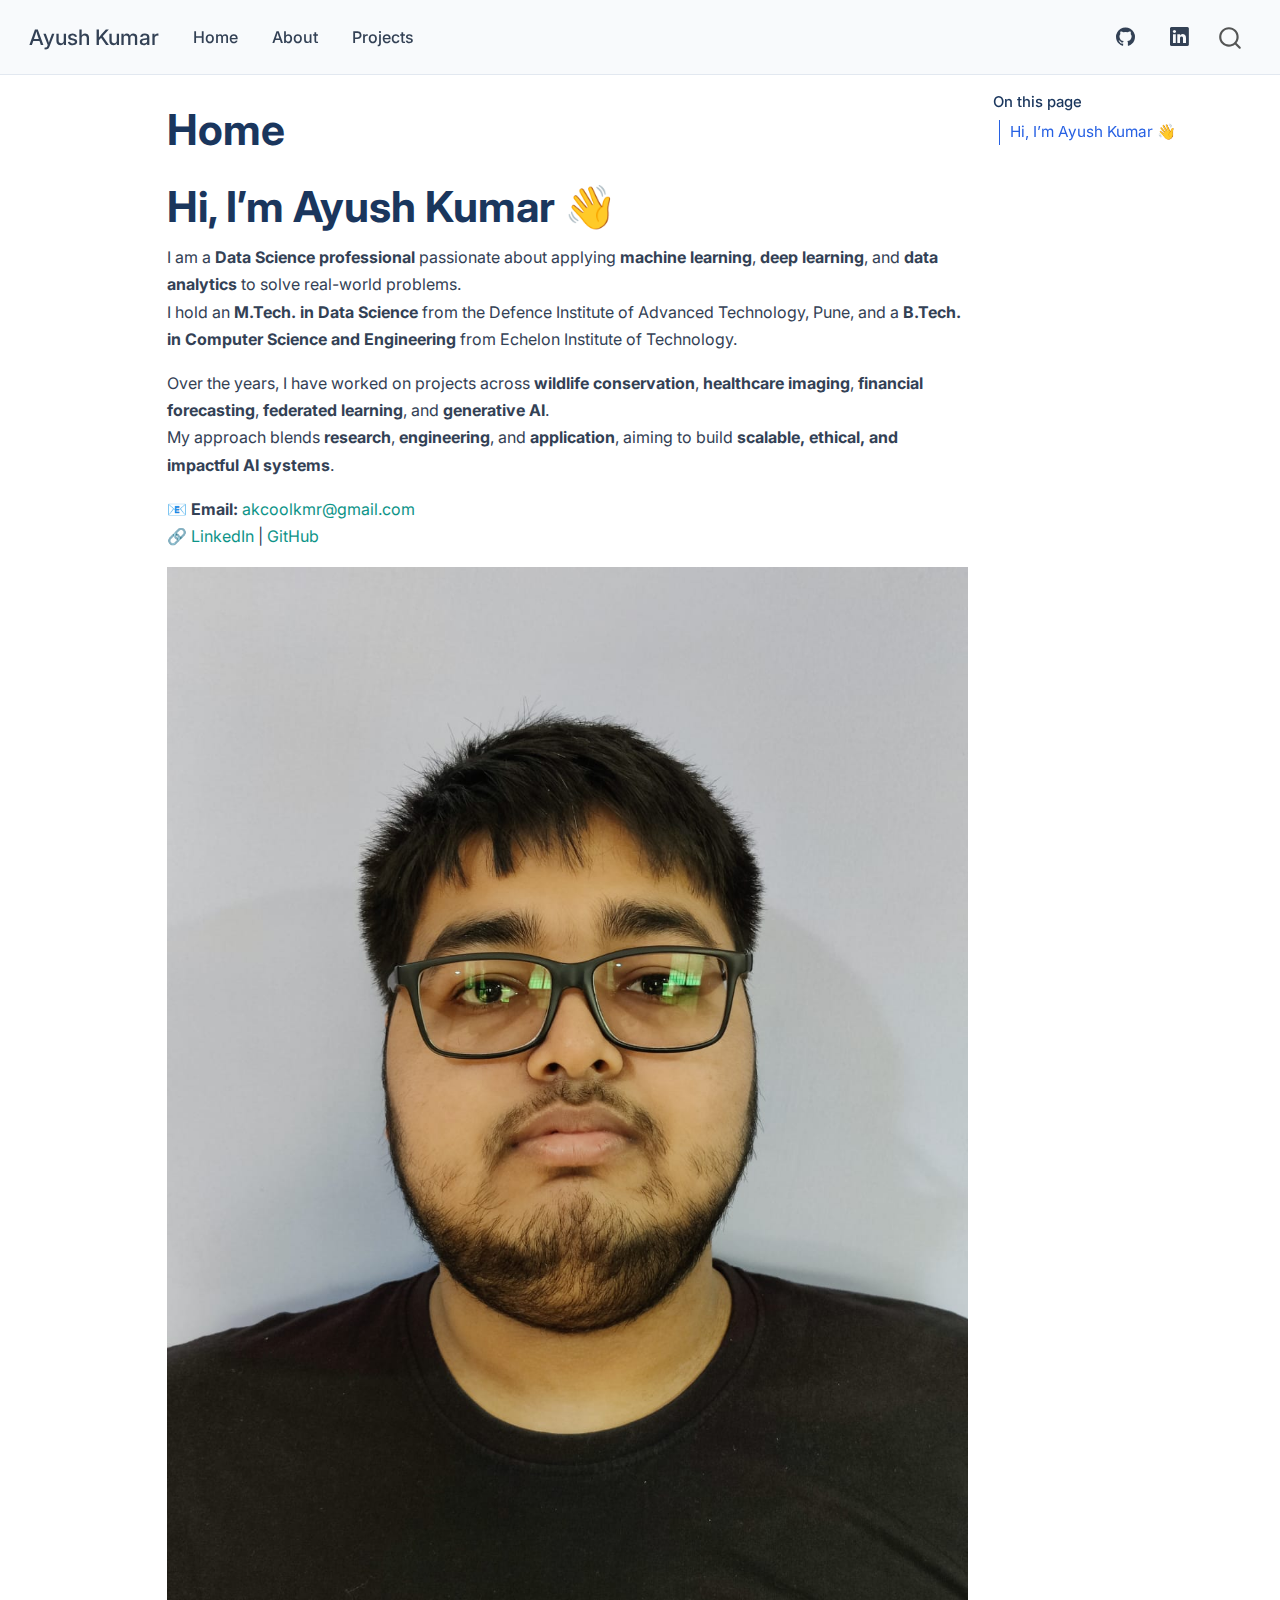
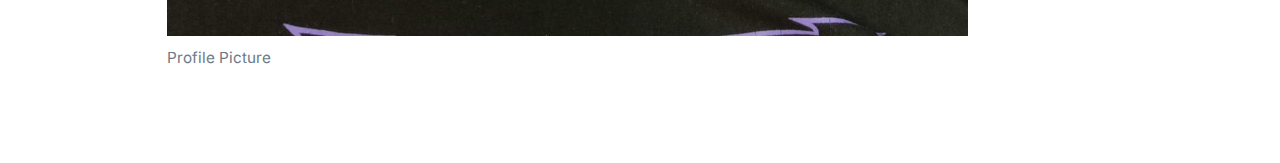
<file: index.html>
<!DOCTYPE html>
<html xmlns="http://www.w3.org/1999/xhtml" lang="en" xml:lang="en"><head>

<meta charset="utf-8">
<meta name="generator" content="quarto-1.7.33">

<meta name="viewport" content="width=device-width, initial-scale=1.0, user-scalable=yes">


<title>Home – Ayush Kumar</title>
<style>
code{white-space: pre-wrap;}
span.smallcaps{font-variant: small-caps;}
div.columns{display: flex; gap: min(4vw, 1.5em);}
div.column{flex: auto; overflow-x: auto;}
div.hanging-indent{margin-left: 1.5em; text-indent: -1.5em;}
ul.task-list{list-style: none;}
ul.task-list li input[type="checkbox"] {
  width: 0.8em;
  margin: 0 0.8em 0.2em -1em; /* quarto-specific, see https://github.com/quarto-dev/quarto-cli/issues/4556 */ 
  vertical-align: middle;
}
</style>


<script src="site_libs/quarto-nav/quarto-nav.js"></script>
<script src="site_libs/quarto-nav/headroom.min.js"></script>
<script src="site_libs/clipboard/clipboard.min.js"></script>
<script src="site_libs/quarto-search/autocomplete.umd.js"></script>
<script src="site_libs/quarto-search/fuse.min.js"></script>
<script src="site_libs/quarto-search/quarto-search.js"></script>
<meta name="quarto:offset" content="./">
<script src="site_libs/quarto-html/quarto.js" type="module"></script>
<script src="site_libs/quarto-html/tabsets/tabsets.js" type="module"></script>
<script src="site_libs/quarto-html/popper.min.js"></script>
<script src="site_libs/quarto-html/tippy.umd.min.js"></script>
<script src="site_libs/quarto-html/anchor.min.js"></script>
<link href="site_libs/quarto-html/tippy.css" rel="stylesheet">
<link href="site_libs/quarto-html/quarto-syntax-highlighting-ea385d0e468b0dd5ea5bf0780b1290d9.css" rel="stylesheet" id="quarto-text-highlighting-styles">
<script src="site_libs/bootstrap/bootstrap.min.js"></script>
<link href="site_libs/bootstrap/bootstrap-icons.css" rel="stylesheet">
<link href="site_libs/bootstrap/bootstrap-d68be38d83eca2bb035acf846ffba811.min.css" rel="stylesheet" append-hash="true" id="quarto-bootstrap" data-mode="light">
<script id="quarto-search-options" type="application/json">{
  "location": "navbar",
  "copy-button": false,
  "collapse-after": 3,
  "panel-placement": "end",
  "type": "overlay",
  "limit": 50,
  "keyboard-shortcut": [
    "f",
    "/",
    "s"
  ],
  "show-item-context": false,
  "language": {
    "search-no-results-text": "No results",
    "search-matching-documents-text": "matching documents",
    "search-copy-link-title": "Copy link to search",
    "search-hide-matches-text": "Hide additional matches",
    "search-more-match-text": "more match in this document",
    "search-more-matches-text": "more matches in this document",
    "search-clear-button-title": "Clear",
    "search-text-placeholder": "",
    "search-detached-cancel-button-title": "Cancel",
    "search-submit-button-title": "Submit",
    "search-label": "Search"
  }
}</script>


<link rel="stylesheet" href="styles.css">
</head>

<body class="nav-fixed quarto-light">

<div id="quarto-search-results"></div>
  <header id="quarto-header" class="headroom fixed-top">
    <nav class="navbar navbar-expand-lg " data-bs-theme="dark">
      <div class="navbar-container container-fluid">
      <div class="navbar-brand-container mx-auto">
    <a class="navbar-brand" href="./index.html">
    <span class="navbar-title">Ayush Kumar</span>
    </a>
  </div>
            <div id="quarto-search" class="" title="Search"></div>
          <button class="navbar-toggler" type="button" data-bs-toggle="collapse" data-bs-target="#navbarCollapse" aria-controls="navbarCollapse" role="menu" aria-expanded="false" aria-label="Toggle navigation" onclick="if (window.quartoToggleHeadroom) { window.quartoToggleHeadroom(); }">
  <span class="navbar-toggler-icon"></span>
</button>
          <div class="collapse navbar-collapse" id="navbarCollapse">
            <ul class="navbar-nav navbar-nav-scroll me-auto">
  <li class="nav-item">
    <a class="nav-link active" href="./index.html" aria-current="page"> 
<span class="menu-text">Home</span></a>
  </li>  
  <li class="nav-item">
    <a class="nav-link" href="./about.html"> 
<span class="menu-text">About</span></a>
  </li>  
  <li class="nav-item">
    <a class="nav-link" href="./projects.html"> 
<span class="menu-text">Projects</span></a>
  </li>  
</ul>
            <ul class="navbar-nav navbar-nav-scroll ms-auto">
  <li class="nav-item compact">
    <a class="nav-link" href="https://github.com/Harper2123"> <i class="bi bi-github" role="img">
</i> 
<span class="menu-text"></span></a>
  </li>  
  <li class="nav-item compact">
    <a class="nav-link" href="https://www.linkedin.com/in/ayush-kumar-4234b8155/"> <i class="bi bi-linkedin" role="img">
</i> 
<span class="menu-text"></span></a>
  </li>  
</ul>
          </div> <!-- /navcollapse -->
            <div class="quarto-navbar-tools">
</div>
      </div> <!-- /container-fluid -->
    </nav>
</header>
<!-- content -->
<div id="quarto-content" class="quarto-container page-columns page-rows-contents page-layout-article page-navbar">
<!-- sidebar -->
<!-- margin-sidebar -->
    <div id="quarto-margin-sidebar" class="sidebar margin-sidebar">
        <nav id="TOC" role="doc-toc" class="toc-active">
    <h2 id="toc-title">On this page</h2>
   
  <ul>
  <li><a href="#hi-im-ayush-kumar" id="toc-hi-im-ayush-kumar" class="nav-link active" data-scroll-target="#hi-im-ayush-kumar">Hi, I’m Ayush Kumar 👋</a></li>
  </ul>
</nav>
    </div>
<!-- main -->
<main class="content" id="quarto-document-content">

<header id="title-block-header" class="quarto-title-block default">
<div class="quarto-title">
<h1 class="title">Home</h1>
</div>



<div class="quarto-title-meta">

    
  
    
  </div>
  


</header>


<section id="hi-im-ayush-kumar" class="level1">
<h1>Hi, I’m Ayush Kumar 👋</h1>
<p>I am a <strong>Data Science professional</strong> passionate about applying <strong>machine learning</strong>, <strong>deep learning</strong>, and <strong>data analytics</strong> to solve real-world problems.<br>
I hold an <strong>M.Tech. in Data Science</strong> from the Defence Institute of Advanced Technology, Pune, and a <strong>B.Tech. in Computer Science and Engineering</strong> from Echelon Institute of Technology.</p>
<p>Over the years, I have worked on projects across <strong>wildlife conservation</strong>, <strong>healthcare imaging</strong>, <strong>financial forecasting</strong>, <strong>federated learning</strong>, and <strong>generative AI</strong>.<br>
My approach blends <strong>research</strong>, <strong>engineering</strong>, and <strong>application</strong>, aiming to build <strong>scalable, ethical, and impactful AI systems</strong>.</p>
<p>📧 <strong>Email:</strong> <a href="mailto:akcoolkmr@gmail.com">akcoolkmr@gmail.com</a><br>
🔗 <a href="https://www.linkedin.com/in/ayush-kumar-4234b8155/">LinkedIn</a> | <a href="https://github.com/Harper2123">GitHub</a></p>
<div class="quarto-figure quarto-figure-center">
<figure class="figure">
<p><img src="images/photo.png" class="img-fluid figure-img"></p>
<figcaption>Profile Picture</figcaption>
</figure>
</div>


</section>

</main> <!-- /main -->
<script id="quarto-html-after-body" type="application/javascript">
  window.document.addEventListener("DOMContentLoaded", function (event) {
    const icon = "";
    const anchorJS = new window.AnchorJS();
    anchorJS.options = {
      placement: 'right',
      icon: icon
    };
    anchorJS.add('.anchored');
    const isCodeAnnotation = (el) => {
      for (const clz of el.classList) {
        if (clz.startsWith('code-annotation-')) {                     
          return true;
        }
      }
      return false;
    }
    const onCopySuccess = function(e) {
      // button target
      const button = e.trigger;
      // don't keep focus
      button.blur();
      // flash "checked"
      button.classList.add('code-copy-button-checked');
      var currentTitle = button.getAttribute("title");
      button.setAttribute("title", "Copied!");
      let tooltip;
      if (window.bootstrap) {
        button.setAttribute("data-bs-toggle", "tooltip");
        button.setAttribute("data-bs-placement", "left");
        button.setAttribute("data-bs-title", "Copied!");
        tooltip = new bootstrap.Tooltip(button, 
          { trigger: "manual", 
            customClass: "code-copy-button-tooltip",
            offset: [0, -8]});
        tooltip.show();    
      }
      setTimeout(function() {
        if (tooltip) {
          tooltip.hide();
          button.removeAttribute("data-bs-title");
          button.removeAttribute("data-bs-toggle");
          button.removeAttribute("data-bs-placement");
        }
        button.setAttribute("title", currentTitle);
        button.classList.remove('code-copy-button-checked');
      }, 1000);
      // clear code selection
      e.clearSelection();
    }
    const getTextToCopy = function(trigger) {
        const codeEl = trigger.previousElementSibling.cloneNode(true);
        for (const childEl of codeEl.children) {
          if (isCodeAnnotation(childEl)) {
            childEl.remove();
          }
        }
        return codeEl.innerText;
    }
    const clipboard = new window.ClipboardJS('.code-copy-button:not([data-in-quarto-modal])', {
      text: getTextToCopy
    });
    clipboard.on('success', onCopySuccess);
    if (window.document.getElementById('quarto-embedded-source-code-modal')) {
      const clipboardModal = new window.ClipboardJS('.code-copy-button[data-in-quarto-modal]', {
        text: getTextToCopy,
        container: window.document.getElementById('quarto-embedded-source-code-modal')
      });
      clipboardModal.on('success', onCopySuccess);
    }
      var localhostRegex = new RegExp(/^(?:http|https):\/\/localhost\:?[0-9]*\//);
      var mailtoRegex = new RegExp(/^mailto:/);
        var filterRegex = new RegExp('/' + window.location.host + '/');
      var isInternal = (href) => {
          return filterRegex.test(href) || localhostRegex.test(href) || mailtoRegex.test(href);
      }
      // Inspect non-navigation links and adorn them if external
     var links = window.document.querySelectorAll('a[href]:not(.nav-link):not(.navbar-brand):not(.toc-action):not(.sidebar-link):not(.sidebar-item-toggle):not(.pagination-link):not(.no-external):not([aria-hidden]):not(.dropdown-item):not(.quarto-navigation-tool):not(.about-link)');
      for (var i=0; i<links.length; i++) {
        const link = links[i];
        if (!isInternal(link.href)) {
          // undo the damage that might have been done by quarto-nav.js in the case of
          // links that we want to consider external
          if (link.dataset.originalHref !== undefined) {
            link.href = link.dataset.originalHref;
          }
        }
      }
    function tippyHover(el, contentFn, onTriggerFn, onUntriggerFn) {
      const config = {
        allowHTML: true,
        maxWidth: 500,
        delay: 100,
        arrow: false,
        appendTo: function(el) {
            return el.parentElement;
        },
        interactive: true,
        interactiveBorder: 10,
        theme: 'quarto',
        placement: 'bottom-start',
      };
      if (contentFn) {
        config.content = contentFn;
      }
      if (onTriggerFn) {
        config.onTrigger = onTriggerFn;
      }
      if (onUntriggerFn) {
        config.onUntrigger = onUntriggerFn;
      }
      window.tippy(el, config); 
    }
    const noterefs = window.document.querySelectorAll('a[role="doc-noteref"]');
    for (var i=0; i<noterefs.length; i++) {
      const ref = noterefs[i];
      tippyHover(ref, function() {
        // use id or data attribute instead here
        let href = ref.getAttribute('data-footnote-href') || ref.getAttribute('href');
        try { href = new URL(href).hash; } catch {}
        const id = href.replace(/^#\/?/, "");
        const note = window.document.getElementById(id);
        if (note) {
          return note.innerHTML;
        } else {
          return "";
        }
      });
    }
    const xrefs = window.document.querySelectorAll('a.quarto-xref');
    const processXRef = (id, note) => {
      // Strip column container classes
      const stripColumnClz = (el) => {
        el.classList.remove("page-full", "page-columns");
        if (el.children) {
          for (const child of el.children) {
            stripColumnClz(child);
          }
        }
      }
      stripColumnClz(note)
      if (id === null || id.startsWith('sec-')) {
        // Special case sections, only their first couple elements
        const container = document.createElement("div");
        if (note.children && note.children.length > 2) {
          container.appendChild(note.children[0].cloneNode(true));
          for (let i = 1; i < note.children.length; i++) {
            const child = note.children[i];
            if (child.tagName === "P" && child.innerText === "") {
              continue;
            } else {
              container.appendChild(child.cloneNode(true));
              break;
            }
          }
          if (window.Quarto?.typesetMath) {
            window.Quarto.typesetMath(container);
          }
          return container.innerHTML
        } else {
          if (window.Quarto?.typesetMath) {
            window.Quarto.typesetMath(note);
          }
          return note.innerHTML;
        }
      } else {
        // Remove any anchor links if they are present
        const anchorLink = note.querySelector('a.anchorjs-link');
        if (anchorLink) {
          anchorLink.remove();
        }
        if (window.Quarto?.typesetMath) {
          window.Quarto.typesetMath(note);
        }
        if (note.classList.contains("callout")) {
          return note.outerHTML;
        } else {
          return note.innerHTML;
        }
      }
    }
    for (var i=0; i<xrefs.length; i++) {
      const xref = xrefs[i];
      tippyHover(xref, undefined, function(instance) {
        instance.disable();
        let url = xref.getAttribute('href');
        let hash = undefined; 
        if (url.startsWith('#')) {
          hash = url;
        } else {
          try { hash = new URL(url).hash; } catch {}
        }
        if (hash) {
          const id = hash.replace(/^#\/?/, "");
          const note = window.document.getElementById(id);
          if (note !== null) {
            try {
              const html = processXRef(id, note.cloneNode(true));
              instance.setContent(html);
            } finally {
              instance.enable();
              instance.show();
            }
          } else {
            // See if we can fetch this
            fetch(url.split('#')[0])
            .then(res => res.text())
            .then(html => {
              const parser = new DOMParser();
              const htmlDoc = parser.parseFromString(html, "text/html");
              const note = htmlDoc.getElementById(id);
              if (note !== null) {
                const html = processXRef(id, note);
                instance.setContent(html);
              } 
            }).finally(() => {
              instance.enable();
              instance.show();
            });
          }
        } else {
          // See if we can fetch a full url (with no hash to target)
          // This is a special case and we should probably do some content thinning / targeting
          fetch(url)
          .then(res => res.text())
          .then(html => {
            const parser = new DOMParser();
            const htmlDoc = parser.parseFromString(html, "text/html");
            const note = htmlDoc.querySelector('main.content');
            if (note !== null) {
              // This should only happen for chapter cross references
              // (since there is no id in the URL)
              // remove the first header
              if (note.children.length > 0 && note.children[0].tagName === "HEADER") {
                note.children[0].remove();
              }
              const html = processXRef(null, note);
              instance.setContent(html);
            } 
          }).finally(() => {
            instance.enable();
            instance.show();
          });
        }
      }, function(instance) {
      });
    }
        let selectedAnnoteEl;
        const selectorForAnnotation = ( cell, annotation) => {
          let cellAttr = 'data-code-cell="' + cell + '"';
          let lineAttr = 'data-code-annotation="' +  annotation + '"';
          const selector = 'span[' + cellAttr + '][' + lineAttr + ']';
          return selector;
        }
        const selectCodeLines = (annoteEl) => {
          const doc = window.document;
          const targetCell = annoteEl.getAttribute("data-target-cell");
          const targetAnnotation = annoteEl.getAttribute("data-target-annotation");
          const annoteSpan = window.document.querySelector(selectorForAnnotation(targetCell, targetAnnotation));
          const lines = annoteSpan.getAttribute("data-code-lines").split(",");
          const lineIds = lines.map((line) => {
            return targetCell + "-" + line;
          })
          let top = null;
          let height = null;
          let parent = null;
          if (lineIds.length > 0) {
              //compute the position of the single el (top and bottom and make a div)
              const el = window.document.getElementById(lineIds[0]);
              top = el.offsetTop;
              height = el.offsetHeight;
              parent = el.parentElement.parentElement;
            if (lineIds.length > 1) {
              const lastEl = window.document.getElementById(lineIds[lineIds.length - 1]);
              const bottom = lastEl.offsetTop + lastEl.offsetHeight;
              height = bottom - top;
            }
            if (top !== null && height !== null && parent !== null) {
              // cook up a div (if necessary) and position it 
              let div = window.document.getElementById("code-annotation-line-highlight");
              if (div === null) {
                div = window.document.createElement("div");
                div.setAttribute("id", "code-annotation-line-highlight");
                div.style.position = 'absolute';
                parent.appendChild(div);
              }
              div.style.top = top - 2 + "px";
              div.style.height = height + 4 + "px";
              div.style.left = 0;
              let gutterDiv = window.document.getElementById("code-annotation-line-highlight-gutter");
              if (gutterDiv === null) {
                gutterDiv = window.document.createElement("div");
                gutterDiv.setAttribute("id", "code-annotation-line-highlight-gutter");
                gutterDiv.style.position = 'absolute';
                const codeCell = window.document.getElementById(targetCell);
                const gutter = codeCell.querySelector('.code-annotation-gutter');
                gutter.appendChild(gutterDiv);
              }
              gutterDiv.style.top = top - 2 + "px";
              gutterDiv.style.height = height + 4 + "px";
            }
            selectedAnnoteEl = annoteEl;
          }
        };
        const unselectCodeLines = () => {
          const elementsIds = ["code-annotation-line-highlight", "code-annotation-line-highlight-gutter"];
          elementsIds.forEach((elId) => {
            const div = window.document.getElementById(elId);
            if (div) {
              div.remove();
            }
          });
          selectedAnnoteEl = undefined;
        };
          // Handle positioning of the toggle
      window.addEventListener(
        "resize",
        throttle(() => {
          elRect = undefined;
          if (selectedAnnoteEl) {
            selectCodeLines(selectedAnnoteEl);
          }
        }, 10)
      );
      function throttle(fn, ms) {
      let throttle = false;
      let timer;
        return (...args) => {
          if(!throttle) { // first call gets through
              fn.apply(this, args);
              throttle = true;
          } else { // all the others get throttled
              if(timer) clearTimeout(timer); // cancel #2
              timer = setTimeout(() => {
                fn.apply(this, args);
                timer = throttle = false;
              }, ms);
          }
        };
      }
        // Attach click handler to the DT
        const annoteDls = window.document.querySelectorAll('dt[data-target-cell]');
        for (const annoteDlNode of annoteDls) {
          annoteDlNode.addEventListener('click', (event) => {
            const clickedEl = event.target;
            if (clickedEl !== selectedAnnoteEl) {
              unselectCodeLines();
              const activeEl = window.document.querySelector('dt[data-target-cell].code-annotation-active');
              if (activeEl) {
                activeEl.classList.remove('code-annotation-active');
              }
              selectCodeLines(clickedEl);
              clickedEl.classList.add('code-annotation-active');
            } else {
              // Unselect the line
              unselectCodeLines();
              clickedEl.classList.remove('code-annotation-active');
            }
          });
        }
    const findCites = (el) => {
      const parentEl = el.parentElement;
      if (parentEl) {
        const cites = parentEl.dataset.cites;
        if (cites) {
          return {
            el,
            cites: cites.split(' ')
          };
        } else {
          return findCites(el.parentElement)
        }
      } else {
        return undefined;
      }
    };
    var bibliorefs = window.document.querySelectorAll('a[role="doc-biblioref"]');
    for (var i=0; i<bibliorefs.length; i++) {
      const ref = bibliorefs[i];
      const citeInfo = findCites(ref);
      if (citeInfo) {
        tippyHover(citeInfo.el, function() {
          var popup = window.document.createElement('div');
          citeInfo.cites.forEach(function(cite) {
            var citeDiv = window.document.createElement('div');
            citeDiv.classList.add('hanging-indent');
            citeDiv.classList.add('csl-entry');
            var biblioDiv = window.document.getElementById('ref-' + cite);
            if (biblioDiv) {
              citeDiv.innerHTML = biblioDiv.innerHTML;
            }
            popup.appendChild(citeDiv);
          });
          return popup.innerHTML;
        });
      }
    }
  });
  </script>
</div> <!-- /content -->




</body></html>
</file>
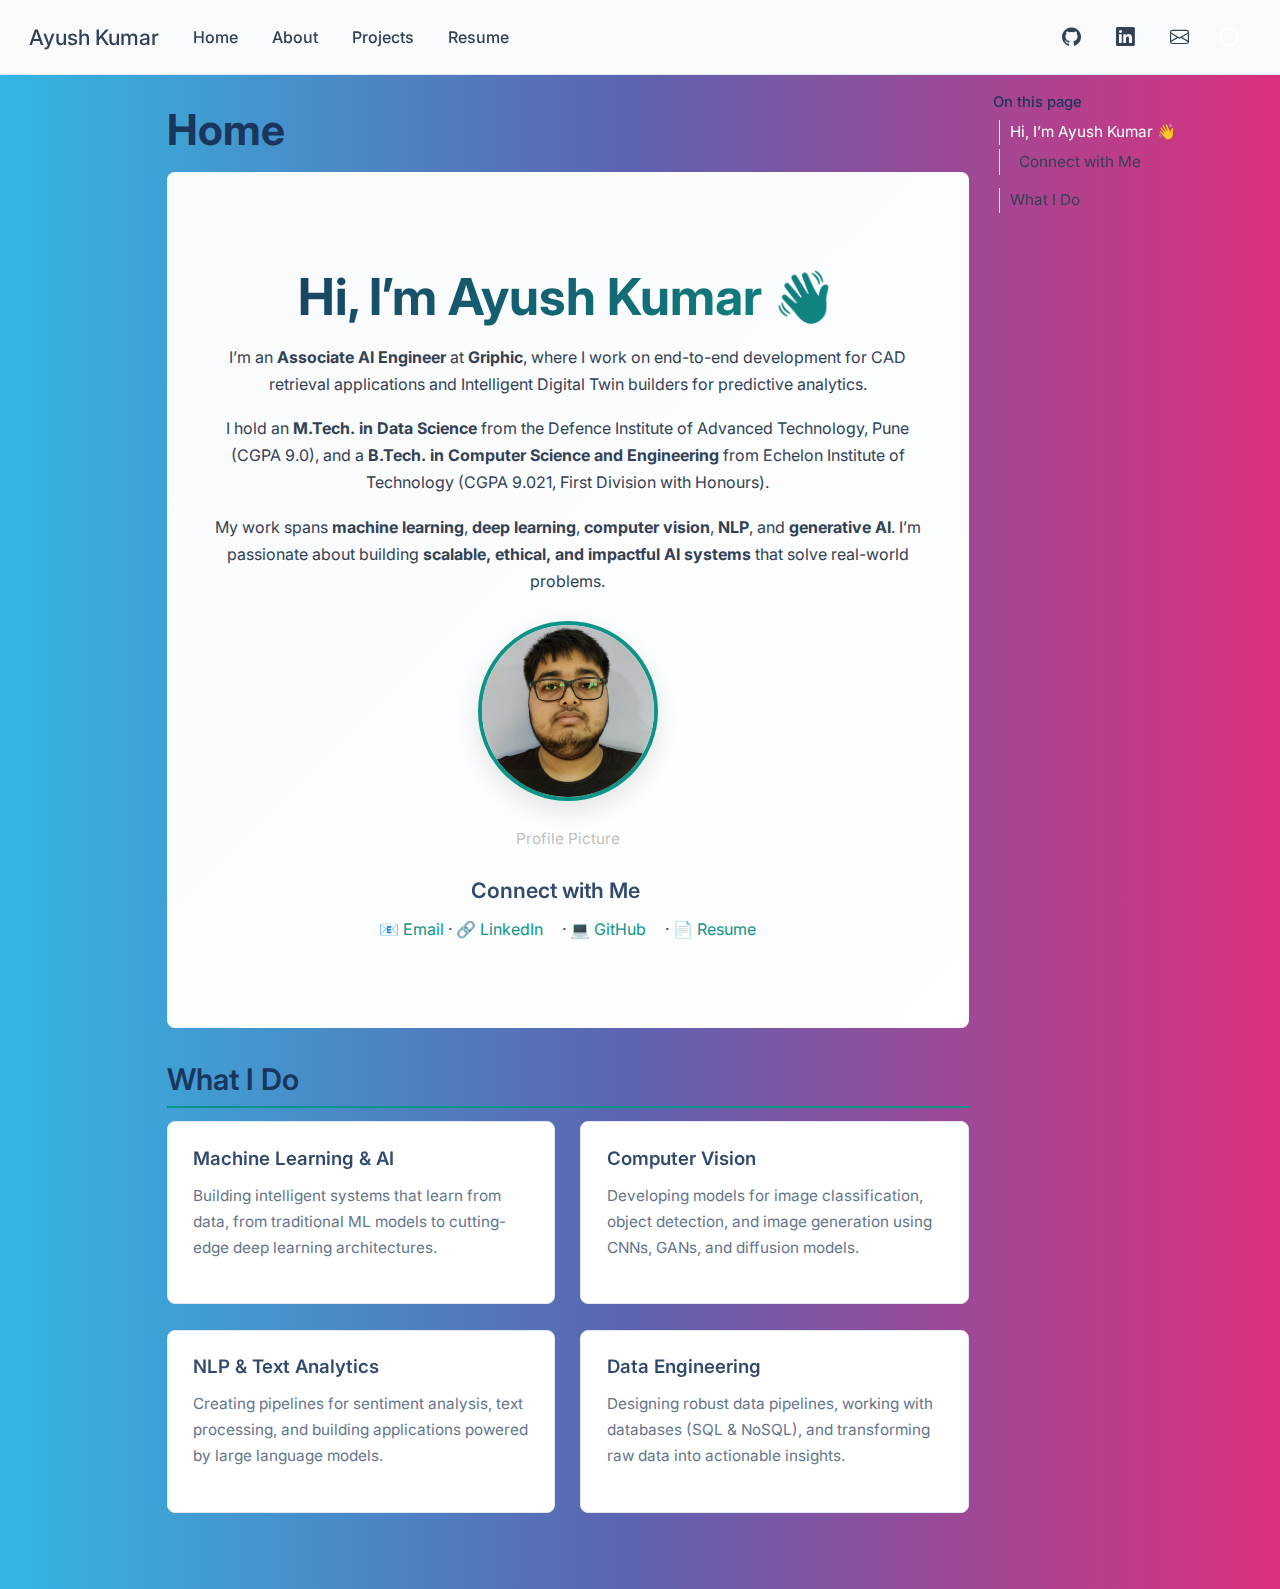
<file: _site/index.html>
<!DOCTYPE html>
<html xmlns="http://www.w3.org/1999/xhtml" lang="en" xml:lang="en"><head>

<meta charset="utf-8">
<meta name="generator" content="quarto-1.7.33">

<meta name="viewport" content="width=device-width, initial-scale=1.0, user-scalable=yes">


<title>Home – Ayush Kumar</title>
<style>
code{white-space: pre-wrap;}
span.smallcaps{font-variant: small-caps;}
div.columns{display: flex; gap: min(4vw, 1.5em);}
div.column{flex: auto; overflow-x: auto;}
div.hanging-indent{margin-left: 1.5em; text-indent: -1.5em;}
ul.task-list{list-style: none;}
ul.task-list li input[type="checkbox"] {
  width: 0.8em;
  margin: 0 0.8em 0.2em -1em; /* quarto-specific, see https://github.com/quarto-dev/quarto-cli/issues/4556 */ 
  vertical-align: middle;
}
</style>


<script src="site_libs/quarto-nav/quarto-nav.js"></script>
<script src="site_libs/quarto-nav/headroom.min.js"></script>
<script src="site_libs/clipboard/clipboard.min.js"></script>
<script src="site_libs/quarto-search/autocomplete.umd.js"></script>
<script src="site_libs/quarto-search/fuse.min.js"></script>
<script src="site_libs/quarto-search/quarto-search.js"></script>
<meta name="quarto:offset" content="./">
<script src="site_libs/quarto-html/quarto.js" type="module"></script>
<script src="site_libs/quarto-html/tabsets/tabsets.js" type="module"></script>
<script src="site_libs/quarto-html/popper.min.js"></script>
<script src="site_libs/quarto-html/tippy.umd.min.js"></script>
<script src="site_libs/quarto-html/anchor.min.js"></script>
<link href="site_libs/quarto-html/tippy.css" rel="stylesheet">
<link href="site_libs/quarto-html/quarto-syntax-highlighting-ea385d0e468b0dd5ea5bf0780b1290d9.css" rel="stylesheet" id="quarto-text-highlighting-styles">
<script src="site_libs/bootstrap/bootstrap.min.js"></script>
<link href="site_libs/bootstrap/bootstrap-icons.css" rel="stylesheet">
<link href="site_libs/bootstrap/bootstrap-17b125f10c161040885b65745336c770.min.css" rel="stylesheet" append-hash="true" id="quarto-bootstrap" data-mode="light">
<script id="quarto-search-options" type="application/json">{
  "location": "navbar",
  "copy-button": false,
  "collapse-after": 3,
  "panel-placement": "end",
  "type": "overlay",
  "limit": 50,
  "keyboard-shortcut": [
    "f",
    "/",
    "s"
  ],
  "show-item-context": false,
  "language": {
    "search-no-results-text": "No results",
    "search-matching-documents-text": "matching documents",
    "search-copy-link-title": "Copy link to search",
    "search-hide-matches-text": "Hide additional matches",
    "search-more-match-text": "more match in this document",
    "search-more-matches-text": "more matches in this document",
    "search-clear-button-title": "Clear",
    "search-text-placeholder": "",
    "search-detached-cancel-button-title": "Cancel",
    "search-submit-button-title": "Submit",
    "search-label": "Search"
  }
}</script>


<link rel="stylesheet" href="styles.css">
</head>

<body class="nav-fixed quarto-light">

<div id="quarto-search-results"></div>
  <header id="quarto-header" class="headroom fixed-top">
    <nav class="navbar navbar-expand-lg " data-bs-theme="dark">
      <div class="navbar-container container-fluid">
      <div class="navbar-brand-container mx-auto">
    <a class="navbar-brand" href="./index.html">
    <span class="navbar-title">Ayush Kumar</span>
    </a>
  </div>
            <div id="quarto-search" class="" title="Search"></div>
          <button class="navbar-toggler" type="button" data-bs-toggle="collapse" data-bs-target="#navbarCollapse" aria-controls="navbarCollapse" role="menu" aria-expanded="false" aria-label="Toggle navigation" onclick="if (window.quartoToggleHeadroom) { window.quartoToggleHeadroom(); }">
  <span class="navbar-toggler-icon"></span>
</button>
          <div class="collapse navbar-collapse" id="navbarCollapse">
            <ul class="navbar-nav navbar-nav-scroll me-auto">
  <li class="nav-item">
    <a class="nav-link active" href="./index.html" aria-current="page"> 
<span class="menu-text">Home</span></a>
  </li>  
  <li class="nav-item">
    <a class="nav-link" href="./about.html"> 
<span class="menu-text">About</span></a>
  </li>  
  <li class="nav-item">
    <a class="nav-link" href="./projects.html"> 
<span class="menu-text">Projects</span></a>
  </li>  
  <li class="nav-item">
    <a class="nav-link" href="./resume/Entire_Resume.pdf" target="_blank"> 
<span class="menu-text">Resume</span></a>
  </li>  
</ul>
            <ul class="navbar-nav navbar-nav-scroll ms-auto">
  <li class="nav-item compact">
    <a class="nav-link" href="https://github.com/Harper2123"> <i class="bi bi-github" role="img">
</i> 
<span class="menu-text"></span></a>
  </li>  
  <li class="nav-item compact">
    <a class="nav-link" href="https://www.linkedin.com/in/ayush-kumar-4234b8155/"> <i class="bi bi-linkedin" role="img">
</i> 
<span class="menu-text"></span></a>
  </li>  
  <li class="nav-item compact">
    <a class="nav-link" href="mailto:akcoolkmr@gmail.com"> <i class="bi bi-envelope" role="img">
</i> 
<span class="menu-text"></span></a>
  </li>  
</ul>
          </div> <!-- /navcollapse -->
            <div class="quarto-navbar-tools">
</div>
      </div> <!-- /container-fluid -->
    </nav>
</header>
<!-- content -->
<div id="quarto-content" class="quarto-container page-columns page-rows-contents page-layout-article page-navbar">
<!-- sidebar -->
<!-- margin-sidebar -->
    <div id="quarto-margin-sidebar" class="sidebar margin-sidebar">
        <nav id="TOC" role="doc-toc" class="toc-active">
    <h2 id="toc-title">On this page</h2>
   
  <ul>
  <li><a href="#hi-im-ayush-kumar" id="toc-hi-im-ayush-kumar" class="nav-link active" data-scroll-target="#hi-im-ayush-kumar">Hi, I’m Ayush Kumar 👋</a>
  <ul class="collapse">
  <li><a href="#connect-with-me" id="toc-connect-with-me" class="nav-link" data-scroll-target="#connect-with-me">Connect with Me</a></li>
  </ul></li>
  <li><a href="#what-i-do" id="toc-what-i-do" class="nav-link" data-scroll-target="#what-i-do">What I Do</a></li>
  </ul>
</nav>
    </div>
<!-- main -->
<main class="content" id="quarto-document-content">

<header id="title-block-header" class="quarto-title-block default">
<div class="quarto-title">
<h1 class="title">Home</h1>
</div>



<div class="quarto-title-meta">

    
  
    
  </div>
  


</header>


<section id="hi-im-ayush-kumar" class="level1 hero">
<h1>Hi, I’m Ayush Kumar 👋</h1>
<p>I’m an <strong>Associate AI Engineer</strong> at <strong>Griphic</strong>, where I work on end-to-end development for CAD retrieval applications and Intelligent Digital Twin builders for predictive analytics.</p>
<p>I hold an <strong>M.Tech. in Data Science</strong> from the Defence Institute of Advanced Technology, Pune (CGPA 9.0), and a <strong>B.Tech. in Computer Science and Engineering</strong> from Echelon Institute of Technology (CGPA 9.021, First Division with Honours).</p>
<p>My work spans <strong>machine learning</strong>, <strong>deep learning</strong>, <strong>computer vision</strong>, <strong>NLP</strong>, and <strong>generative AI</strong>. I’m passionate about building <strong>scalable, ethical, and impactful AI systems</strong> that solve real-world problems.</p>
<div class="quarto-figure quarto-figure-center">
<figure class="figure">
<p><img src="images/photo.png" class="profile-image img-fluid figure-img"></p>
<figcaption>Profile Picture</figcaption>
</figure>
</div>
<section id="connect-with-me" class="level3">
<h3 class="anchored" data-anchor-id="connect-with-me">Connect with Me</h3>
<p><a href="mailto:akcoolkmr@gmail.com">📧 Email</a> · <a href="https://www.linkedin.com/in/ayush-kumar-4234b8155/">🔗 LinkedIn</a> · <a href="https://github.com/Harper2123">💻 GitHub</a> · <a href="resume/Entire_Resume.pdf">📄 Resume</a></p>
</section>
</section>
<section id="what-i-do" class="level2">
<h2 class="anchored" data-anchor-id="what-i-do">What I Do</h2>
<div class="project-grid">
<section id="machine-learning-ai" class="level3 project-card">
<h3 class="anchored" data-anchor-id="machine-learning-ai">Machine Learning &amp; AI</h3>
<p>Building intelligent systems that learn from data, from traditional ML models to cutting-edge deep learning architectures.</p>
</section>
<section id="computer-vision" class="level3 project-card">
<h3 class="anchored" data-anchor-id="computer-vision">Computer Vision</h3>
<p>Developing models for image classification, object detection, and image generation using CNNs, GANs, and diffusion models.</p>
</section>
<section id="nlp-text-analytics" class="level3 project-card">
<h3 class="anchored" data-anchor-id="nlp-text-analytics">NLP &amp; Text Analytics</h3>
<p>Creating pipelines for sentiment analysis, text processing, and building applications powered by large language models.</p>
</section>
<section id="data-engineering" class="level3 project-card">
<h3 class="anchored" data-anchor-id="data-engineering">Data Engineering</h3>
<p>Designing robust data pipelines, working with databases (SQL &amp; NoSQL), and transforming raw data into actionable insights.</p>
</section>
</div>


</section>

</main> <!-- /main -->
<script id="quarto-html-after-body" type="application/javascript">
  window.document.addEventListener("DOMContentLoaded", function (event) {
    const icon = "";
    const anchorJS = new window.AnchorJS();
    anchorJS.options = {
      placement: 'right',
      icon: icon
    };
    anchorJS.add('.anchored');
    const isCodeAnnotation = (el) => {
      for (const clz of el.classList) {
        if (clz.startsWith('code-annotation-')) {                     
          return true;
        }
      }
      return false;
    }
    const onCopySuccess = function(e) {
      // button target
      const button = e.trigger;
      // don't keep focus
      button.blur();
      // flash "checked"
      button.classList.add('code-copy-button-checked');
      var currentTitle = button.getAttribute("title");
      button.setAttribute("title", "Copied!");
      let tooltip;
      if (window.bootstrap) {
        button.setAttribute("data-bs-toggle", "tooltip");
        button.setAttribute("data-bs-placement", "left");
        button.setAttribute("data-bs-title", "Copied!");
        tooltip = new bootstrap.Tooltip(button, 
          { trigger: "manual", 
            customClass: "code-copy-button-tooltip",
            offset: [0, -8]});
        tooltip.show();    
      }
      setTimeout(function() {
        if (tooltip) {
          tooltip.hide();
          button.removeAttribute("data-bs-title");
          button.removeAttribute("data-bs-toggle");
          button.removeAttribute("data-bs-placement");
        }
        button.setAttribute("title", currentTitle);
        button.classList.remove('code-copy-button-checked');
      }, 1000);
      // clear code selection
      e.clearSelection();
    }
    const getTextToCopy = function(trigger) {
        const codeEl = trigger.previousElementSibling.cloneNode(true);
        for (const childEl of codeEl.children) {
          if (isCodeAnnotation(childEl)) {
            childEl.remove();
          }
        }
        return codeEl.innerText;
    }
    const clipboard = new window.ClipboardJS('.code-copy-button:not([data-in-quarto-modal])', {
      text: getTextToCopy
    });
    clipboard.on('success', onCopySuccess);
    if (window.document.getElementById('quarto-embedded-source-code-modal')) {
      const clipboardModal = new window.ClipboardJS('.code-copy-button[data-in-quarto-modal]', {
        text: getTextToCopy,
        container: window.document.getElementById('quarto-embedded-source-code-modal')
      });
      clipboardModal.on('success', onCopySuccess);
    }
      var localhostRegex = new RegExp(/^(?:http|https):\/\/localhost\:?[0-9]*\//);
      var mailtoRegex = new RegExp(/^mailto:/);
        var filterRegex = new RegExp('/' + window.location.host + '/');
      var isInternal = (href) => {
          return filterRegex.test(href) || localhostRegex.test(href) || mailtoRegex.test(href);
      }
      // Inspect non-navigation links and adorn them if external
     var links = window.document.querySelectorAll('a[href]:not(.nav-link):not(.navbar-brand):not(.toc-action):not(.sidebar-link):not(.sidebar-item-toggle):not(.pagination-link):not(.no-external):not([aria-hidden]):not(.dropdown-item):not(.quarto-navigation-tool):not(.about-link)');
      for (var i=0; i<links.length; i++) {
        const link = links[i];
        if (!isInternal(link.href)) {
          // undo the damage that might have been done by quarto-nav.js in the case of
          // links that we want to consider external
          if (link.dataset.originalHref !== undefined) {
            link.href = link.dataset.originalHref;
          }
            // target, if specified
            link.setAttribute("target", "_blank");
            if (link.getAttribute("rel") === null) {
              link.setAttribute("rel", "noopener");
            }
            // default icon
            link.classList.add("external");
        }
      }
    function tippyHover(el, contentFn, onTriggerFn, onUntriggerFn) {
      const config = {
        allowHTML: true,
        maxWidth: 500,
        delay: 100,
        arrow: false,
        appendTo: function(el) {
            return el.parentElement;
        },
        interactive: true,
        interactiveBorder: 10,
        theme: 'quarto',
        placement: 'bottom-start',
      };
      if (contentFn) {
        config.content = contentFn;
      }
      if (onTriggerFn) {
        config.onTrigger = onTriggerFn;
      }
      if (onUntriggerFn) {
        config.onUntrigger = onUntriggerFn;
      }
      window.tippy(el, config); 
    }
    const noterefs = window.document.querySelectorAll('a[role="doc-noteref"]');
    for (var i=0; i<noterefs.length; i++) {
      const ref = noterefs[i];
      tippyHover(ref, function() {
        // use id or data attribute instead here
        let href = ref.getAttribute('data-footnote-href') || ref.getAttribute('href');
        try { href = new URL(href).hash; } catch {}
        const id = href.replace(/^#\/?/, "");
        const note = window.document.getElementById(id);
        if (note) {
          return note.innerHTML;
        } else {
          return "";
        }
      });
    }
    const xrefs = window.document.querySelectorAll('a.quarto-xref');
    const processXRef = (id, note) => {
      // Strip column container classes
      const stripColumnClz = (el) => {
        el.classList.remove("page-full", "page-columns");
        if (el.children) {
          for (const child of el.children) {
            stripColumnClz(child);
          }
        }
      }
      stripColumnClz(note)
      if (id === null || id.startsWith('sec-')) {
        // Special case sections, only their first couple elements
        const container = document.createElement("div");
        if (note.children && note.children.length > 2) {
          container.appendChild(note.children[0].cloneNode(true));
          for (let i = 1; i < note.children.length; i++) {
            const child = note.children[i];
            if (child.tagName === "P" && child.innerText === "") {
              continue;
            } else {
              container.appendChild(child.cloneNode(true));
              break;
            }
          }
          if (window.Quarto?.typesetMath) {
            window.Quarto.typesetMath(container);
          }
          return container.innerHTML
        } else {
          if (window.Quarto?.typesetMath) {
            window.Quarto.typesetMath(note);
          }
          return note.innerHTML;
        }
      } else {
        // Remove any anchor links if they are present
        const anchorLink = note.querySelector('a.anchorjs-link');
        if (anchorLink) {
          anchorLink.remove();
        }
        if (window.Quarto?.typesetMath) {
          window.Quarto.typesetMath(note);
        }
        if (note.classList.contains("callout")) {
          return note.outerHTML;
        } else {
          return note.innerHTML;
        }
      }
    }
    for (var i=0; i<xrefs.length; i++) {
      const xref = xrefs[i];
      tippyHover(xref, undefined, function(instance) {
        instance.disable();
        let url = xref.getAttribute('href');
        let hash = undefined; 
        if (url.startsWith('#')) {
          hash = url;
        } else {
          try { hash = new URL(url).hash; } catch {}
        }
        if (hash) {
          const id = hash.replace(/^#\/?/, "");
          const note = window.document.getElementById(id);
          if (note !== null) {
            try {
              const html = processXRef(id, note.cloneNode(true));
              instance.setContent(html);
            } finally {
              instance.enable();
              instance.show();
            }
          } else {
            // See if we can fetch this
            fetch(url.split('#')[0])
            .then(res => res.text())
            .then(html => {
              const parser = new DOMParser();
              const htmlDoc = parser.parseFromString(html, "text/html");
              const note = htmlDoc.getElementById(id);
              if (note !== null) {
                const html = processXRef(id, note);
                instance.setContent(html);
              } 
            }).finally(() => {
              instance.enable();
              instance.show();
            });
          }
        } else {
          // See if we can fetch a full url (with no hash to target)
          // This is a special case and we should probably do some content thinning / targeting
          fetch(url)
          .then(res => res.text())
          .then(html => {
            const parser = new DOMParser();
            const htmlDoc = parser.parseFromString(html, "text/html");
            const note = htmlDoc.querySelector('main.content');
            if (note !== null) {
              // This should only happen for chapter cross references
              // (since there is no id in the URL)
              // remove the first header
              if (note.children.length > 0 && note.children[0].tagName === "HEADER") {
                note.children[0].remove();
              }
              const html = processXRef(null, note);
              instance.setContent(html);
            } 
          }).finally(() => {
            instance.enable();
            instance.show();
          });
        }
      }, function(instance) {
      });
    }
        let selectedAnnoteEl;
        const selectorForAnnotation = ( cell, annotation) => {
          let cellAttr = 'data-code-cell="' + cell + '"';
          let lineAttr = 'data-code-annotation="' +  annotation + '"';
          const selector = 'span[' + cellAttr + '][' + lineAttr + ']';
          return selector;
        }
        const selectCodeLines = (annoteEl) => {
          const doc = window.document;
          const targetCell = annoteEl.getAttribute("data-target-cell");
          const targetAnnotation = annoteEl.getAttribute("data-target-annotation");
          const annoteSpan = window.document.querySelector(selectorForAnnotation(targetCell, targetAnnotation));
          const lines = annoteSpan.getAttribute("data-code-lines").split(",");
          const lineIds = lines.map((line) => {
            return targetCell + "-" + line;
          })
          let top = null;
          let height = null;
          let parent = null;
          if (lineIds.length > 0) {
              //compute the position of the single el (top and bottom and make a div)
              const el = window.document.getElementById(lineIds[0]);
              top = el.offsetTop;
              height = el.offsetHeight;
              parent = el.parentElement.parentElement;
            if (lineIds.length > 1) {
              const lastEl = window.document.getElementById(lineIds[lineIds.length - 1]);
              const bottom = lastEl.offsetTop + lastEl.offsetHeight;
              height = bottom - top;
            }
            if (top !== null && height !== null && parent !== null) {
              // cook up a div (if necessary) and position it 
              let div = window.document.getElementById("code-annotation-line-highlight");
              if (div === null) {
                div = window.document.createElement("div");
                div.setAttribute("id", "code-annotation-line-highlight");
                div.style.position = 'absolute';
                parent.appendChild(div);
              }
              div.style.top = top - 2 + "px";
              div.style.height = height + 4 + "px";
              div.style.left = 0;
              let gutterDiv = window.document.getElementById("code-annotation-line-highlight-gutter");
              if (gutterDiv === null) {
                gutterDiv = window.document.createElement("div");
                gutterDiv.setAttribute("id", "code-annotation-line-highlight-gutter");
                gutterDiv.style.position = 'absolute';
                const codeCell = window.document.getElementById(targetCell);
                const gutter = codeCell.querySelector('.code-annotation-gutter');
                gutter.appendChild(gutterDiv);
              }
              gutterDiv.style.top = top - 2 + "px";
              gutterDiv.style.height = height + 4 + "px";
            }
            selectedAnnoteEl = annoteEl;
          }
        };
        const unselectCodeLines = () => {
          const elementsIds = ["code-annotation-line-highlight", "code-annotation-line-highlight-gutter"];
          elementsIds.forEach((elId) => {
            const div = window.document.getElementById(elId);
            if (div) {
              div.remove();
            }
          });
          selectedAnnoteEl = undefined;
        };
          // Handle positioning of the toggle
      window.addEventListener(
        "resize",
        throttle(() => {
          elRect = undefined;
          if (selectedAnnoteEl) {
            selectCodeLines(selectedAnnoteEl);
          }
        }, 10)
      );
      function throttle(fn, ms) {
      let throttle = false;
      let timer;
        return (...args) => {
          if(!throttle) { // first call gets through
              fn.apply(this, args);
              throttle = true;
          } else { // all the others get throttled
              if(timer) clearTimeout(timer); // cancel #2
              timer = setTimeout(() => {
                fn.apply(this, args);
                timer = throttle = false;
              }, ms);
          }
        };
      }
        // Attach click handler to the DT
        const annoteDls = window.document.querySelectorAll('dt[data-target-cell]');
        for (const annoteDlNode of annoteDls) {
          annoteDlNode.addEventListener('click', (event) => {
            const clickedEl = event.target;
            if (clickedEl !== selectedAnnoteEl) {
              unselectCodeLines();
              const activeEl = window.document.querySelector('dt[data-target-cell].code-annotation-active');
              if (activeEl) {
                activeEl.classList.remove('code-annotation-active');
              }
              selectCodeLines(clickedEl);
              clickedEl.classList.add('code-annotation-active');
            } else {
              // Unselect the line
              unselectCodeLines();
              clickedEl.classList.remove('code-annotation-active');
            }
          });
        }
    const findCites = (el) => {
      const parentEl = el.parentElement;
      if (parentEl) {
        const cites = parentEl.dataset.cites;
        if (cites) {
          return {
            el,
            cites: cites.split(' ')
          };
        } else {
          return findCites(el.parentElement)
        }
      } else {
        return undefined;
      }
    };
    var bibliorefs = window.document.querySelectorAll('a[role="doc-biblioref"]');
    for (var i=0; i<bibliorefs.length; i++) {
      const ref = bibliorefs[i];
      const citeInfo = findCites(ref);
      if (citeInfo) {
        tippyHover(citeInfo.el, function() {
          var popup = window.document.createElement('div');
          citeInfo.cites.forEach(function(cite) {
            var citeDiv = window.document.createElement('div');
            citeDiv.classList.add('hanging-indent');
            citeDiv.classList.add('csl-entry');
            var biblioDiv = window.document.getElementById('ref-' + cite);
            if (biblioDiv) {
              citeDiv.innerHTML = biblioDiv.innerHTML;
            }
            popup.appendChild(citeDiv);
          });
          return popup.innerHTML;
        });
      }
    }
  });
  </script>
</div> <!-- /content -->




</body></html>
</file>
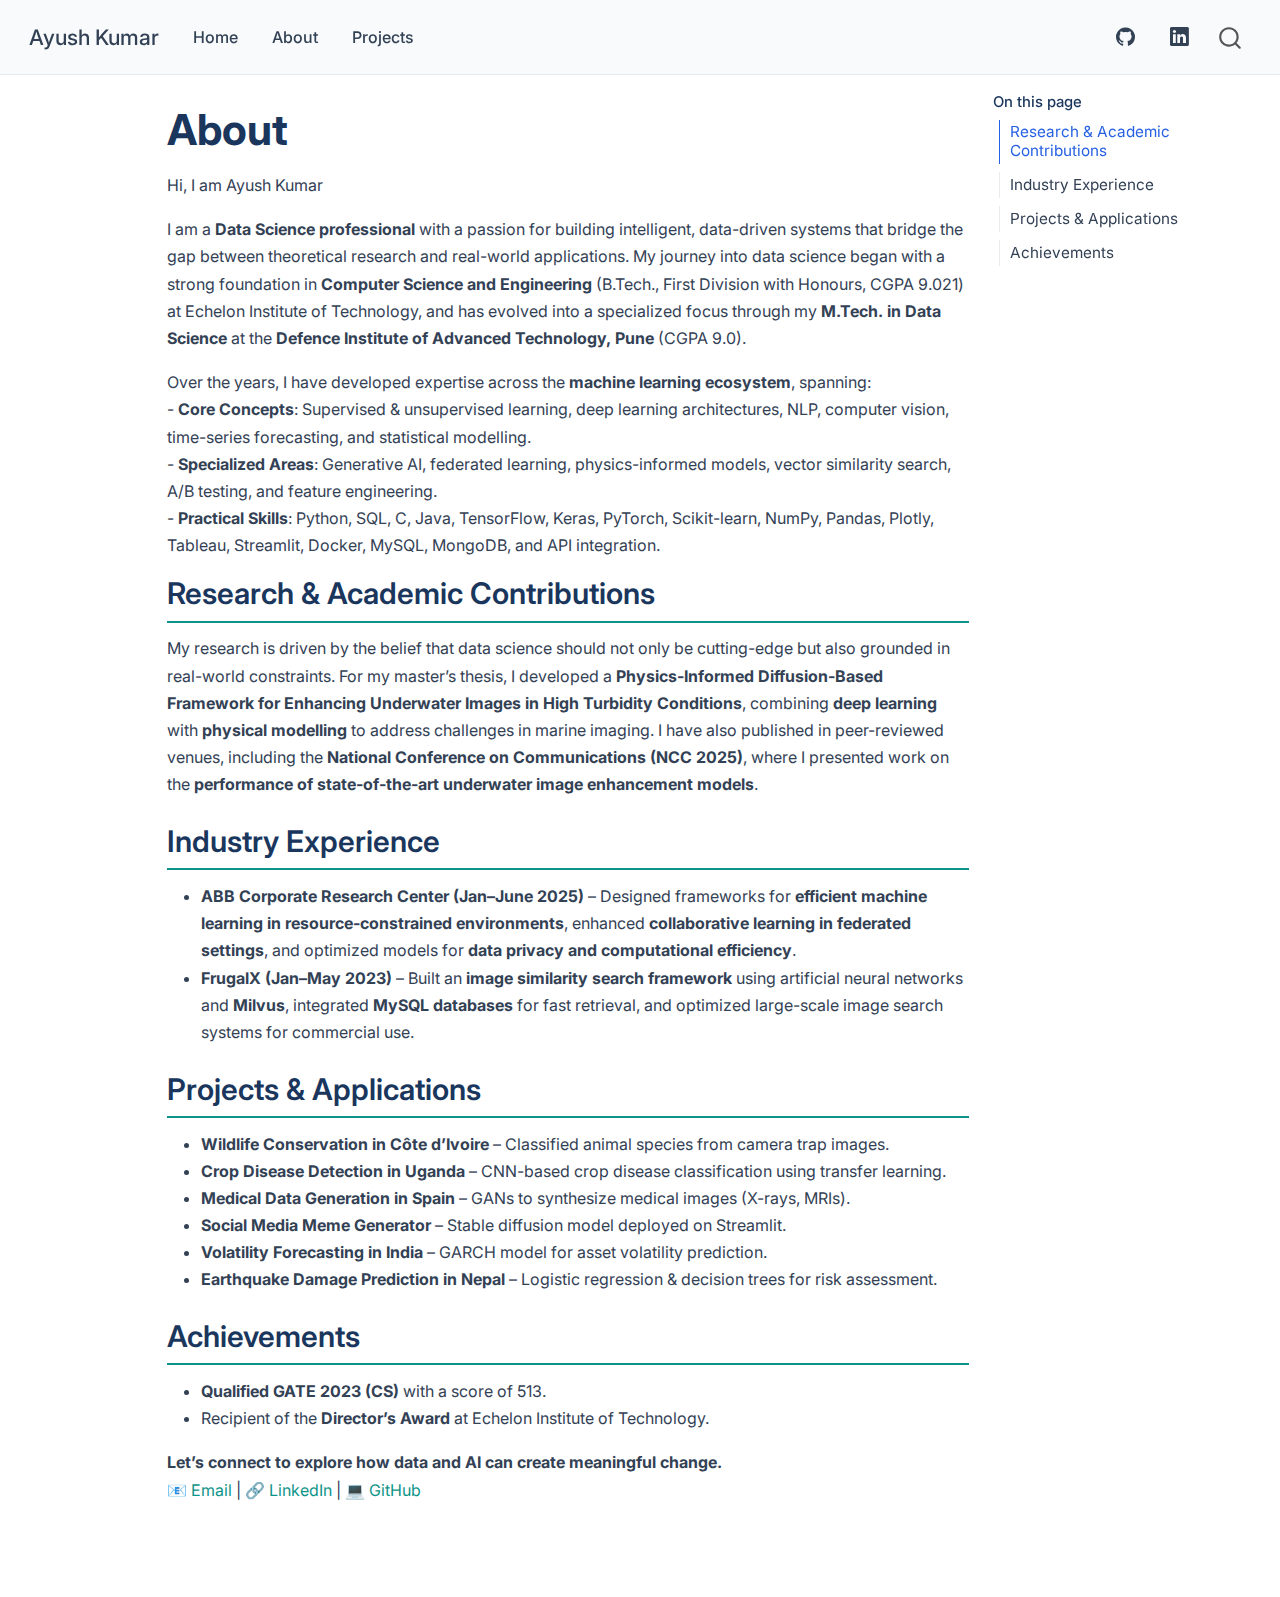
<file: about.html>
<!DOCTYPE html>
<html xmlns="http://www.w3.org/1999/xhtml" lang="en" xml:lang="en"><head>

<meta charset="utf-8">
<meta name="generator" content="quarto-1.7.33">

<meta name="viewport" content="width=device-width, initial-scale=1.0, user-scalable=yes">


<title>About – Ayush Kumar</title>
<style>
code{white-space: pre-wrap;}
span.smallcaps{font-variant: small-caps;}
div.columns{display: flex; gap: min(4vw, 1.5em);}
div.column{flex: auto; overflow-x: auto;}
div.hanging-indent{margin-left: 1.5em; text-indent: -1.5em;}
ul.task-list{list-style: none;}
ul.task-list li input[type="checkbox"] {
  width: 0.8em;
  margin: 0 0.8em 0.2em -1em; /* quarto-specific, see https://github.com/quarto-dev/quarto-cli/issues/4556 */ 
  vertical-align: middle;
}
</style>


<script src="site_libs/quarto-nav/quarto-nav.js"></script>
<script src="site_libs/quarto-nav/headroom.min.js"></script>
<script src="site_libs/clipboard/clipboard.min.js"></script>
<script src="site_libs/quarto-search/autocomplete.umd.js"></script>
<script src="site_libs/quarto-search/fuse.min.js"></script>
<script src="site_libs/quarto-search/quarto-search.js"></script>
<meta name="quarto:offset" content="./">
<script src="site_libs/quarto-html/quarto.js" type="module"></script>
<script src="site_libs/quarto-html/tabsets/tabsets.js" type="module"></script>
<script src="site_libs/quarto-html/popper.min.js"></script>
<script src="site_libs/quarto-html/tippy.umd.min.js"></script>
<script src="site_libs/quarto-html/anchor.min.js"></script>
<link href="site_libs/quarto-html/tippy.css" rel="stylesheet">
<link href="site_libs/quarto-html/quarto-syntax-highlighting-ea385d0e468b0dd5ea5bf0780b1290d9.css" rel="stylesheet" id="quarto-text-highlighting-styles">
<script src="site_libs/bootstrap/bootstrap.min.js"></script>
<link href="site_libs/bootstrap/bootstrap-icons.css" rel="stylesheet">
<link href="site_libs/bootstrap/bootstrap-d68be38d83eca2bb035acf846ffba811.min.css" rel="stylesheet" append-hash="true" id="quarto-bootstrap" data-mode="light">
<script id="quarto-search-options" type="application/json">{
  "location": "navbar",
  "copy-button": false,
  "collapse-after": 3,
  "panel-placement": "end",
  "type": "overlay",
  "limit": 50,
  "keyboard-shortcut": [
    "f",
    "/",
    "s"
  ],
  "show-item-context": false,
  "language": {
    "search-no-results-text": "No results",
    "search-matching-documents-text": "matching documents",
    "search-copy-link-title": "Copy link to search",
    "search-hide-matches-text": "Hide additional matches",
    "search-more-match-text": "more match in this document",
    "search-more-matches-text": "more matches in this document",
    "search-clear-button-title": "Clear",
    "search-text-placeholder": "",
    "search-detached-cancel-button-title": "Cancel",
    "search-submit-button-title": "Submit",
    "search-label": "Search"
  }
}</script>


<link rel="stylesheet" href="styles.css">
</head>

<body class="nav-fixed quarto-light">

<div id="quarto-search-results"></div>
  <header id="quarto-header" class="headroom fixed-top">
    <nav class="navbar navbar-expand-lg " data-bs-theme="dark">
      <div class="navbar-container container-fluid">
      <div class="navbar-brand-container mx-auto">
    <a class="navbar-brand" href="./index.html">
    <span class="navbar-title">Ayush Kumar</span>
    </a>
  </div>
            <div id="quarto-search" class="" title="Search"></div>
          <button class="navbar-toggler" type="button" data-bs-toggle="collapse" data-bs-target="#navbarCollapse" aria-controls="navbarCollapse" role="menu" aria-expanded="false" aria-label="Toggle navigation" onclick="if (window.quartoToggleHeadroom) { window.quartoToggleHeadroom(); }">
  <span class="navbar-toggler-icon"></span>
</button>
          <div class="collapse navbar-collapse" id="navbarCollapse">
            <ul class="navbar-nav navbar-nav-scroll me-auto">
  <li class="nav-item">
    <a class="nav-link" href="./index.html"> 
<span class="menu-text">Home</span></a>
  </li>  
  <li class="nav-item">
    <a class="nav-link active" href="./about.html" aria-current="page"> 
<span class="menu-text">About</span></a>
  </li>  
  <li class="nav-item">
    <a class="nav-link" href="./projects.html"> 
<span class="menu-text">Projects</span></a>
  </li>  
</ul>
            <ul class="navbar-nav navbar-nav-scroll ms-auto">
  <li class="nav-item compact">
    <a class="nav-link" href="https://github.com/Harper2123"> <i class="bi bi-github" role="img">
</i> 
<span class="menu-text"></span></a>
  </li>  
  <li class="nav-item compact">
    <a class="nav-link" href="https://www.linkedin.com/in/ayush-kumar-4234b8155/"> <i class="bi bi-linkedin" role="img">
</i> 
<span class="menu-text"></span></a>
  </li>  
</ul>
          </div> <!-- /navcollapse -->
            <div class="quarto-navbar-tools">
</div>
      </div> <!-- /container-fluid -->
    </nav>
</header>
<!-- content -->
<div id="quarto-content" class="quarto-container page-columns page-rows-contents page-layout-article page-navbar">
<!-- sidebar -->
<!-- margin-sidebar -->
    <div id="quarto-margin-sidebar" class="sidebar margin-sidebar">
        <nav id="TOC" role="doc-toc" class="toc-active">
    <h2 id="toc-title">On this page</h2>
   
  <ul>
  <li><a href="#research-academic-contributions" id="toc-research-academic-contributions" class="nav-link active" data-scroll-target="#research-academic-contributions">Research &amp; Academic Contributions</a></li>
  <li><a href="#industry-experience" id="toc-industry-experience" class="nav-link" data-scroll-target="#industry-experience">Industry Experience</a></li>
  <li><a href="#projects-applications" id="toc-projects-applications" class="nav-link" data-scroll-target="#projects-applications">Projects &amp; Applications</a></li>
  <li><a href="#achievements" id="toc-achievements" class="nav-link" data-scroll-target="#achievements">Achievements</a></li>
  </ul>
</nav>
    </div>
<!-- main -->
<main class="content" id="quarto-document-content">

<header id="title-block-header" class="quarto-title-block default">
<div class="quarto-title">
<h1 class="title">About</h1>
</div>



<div class="quarto-title-meta">

    
  
    
  </div>
  


</header>


<p>Hi, I am Ayush Kumar</p>
<p>I am a <strong>Data Science professional</strong> with a passion for building intelligent, data-driven systems that bridge the gap between theoretical research and real-world applications. My journey into data science began with a strong foundation in <strong>Computer Science and Engineering</strong> (B.Tech., First Division with Honours, CGPA 9.021) at Echelon Institute of Technology, and has evolved into a specialized focus through my <strong>M.Tech. in Data Science</strong> at the <strong>Defence Institute of Advanced Technology, Pune</strong> (CGPA 9.0).</p>
<p>Over the years, I have developed expertise across the <strong>machine learning ecosystem</strong>, spanning:<br>
- <strong>Core Concepts</strong>: Supervised &amp; unsupervised learning, deep learning architectures, NLP, computer vision, time-series forecasting, and statistical modelling.<br>
- <strong>Specialized Areas</strong>: Generative AI, federated learning, physics-informed models, vector similarity search, A/B testing, and feature engineering.<br>
- <strong>Practical Skills</strong>: Python, SQL, C, Java, TensorFlow, Keras, PyTorch, Scikit-learn, NumPy, Pandas, Plotly, Tableau, Streamlit, Docker, MySQL, MongoDB, and API integration.</p>
<section id="research-academic-contributions" class="level2">
<h2 class="anchored" data-anchor-id="research-academic-contributions">Research &amp; Academic Contributions</h2>
<p>My research is driven by the belief that data science should not only be cutting-edge but also grounded in real-world constraints. For my master’s thesis, I developed a <strong>Physics-Informed Diffusion-Based Framework for Enhancing Underwater Images in High Turbidity Conditions</strong>, combining <strong>deep learning</strong> with <strong>physical modelling</strong> to address challenges in marine imaging. I have also published in peer-reviewed venues, including the <strong>National Conference on Communications (NCC 2025)</strong>, where I presented work on the <strong>performance of state-of-the-art underwater image enhancement models</strong>.</p>
</section>
<section id="industry-experience" class="level2">
<h2 class="anchored" data-anchor-id="industry-experience">Industry Experience</h2>
<ul>
<li><strong>ABB Corporate Research Center (Jan–June 2025)</strong> – Designed frameworks for <strong>efficient machine learning in resource-constrained environments</strong>, enhanced <strong>collaborative learning in federated settings</strong>, and optimized models for <strong>data privacy and computational efficiency</strong>.<br>
</li>
<li><strong>FrugalX (Jan–May 2023)</strong> – Built an <strong>image similarity search framework</strong> using artificial neural networks and <strong>Milvus</strong>, integrated <strong>MySQL databases</strong> for fast retrieval, and optimized large-scale image search systems for commercial use.</li>
</ul>
</section>
<section id="projects-applications" class="level2">
<h2 class="anchored" data-anchor-id="projects-applications">Projects &amp; Applications</h2>
<ul>
<li><strong>Wildlife Conservation in Côte d’Ivoire</strong> – Classified animal species from camera trap images.<br>
</li>
<li><strong>Crop Disease Detection in Uganda</strong> – CNN-based crop disease classification using transfer learning.<br>
</li>
<li><strong>Medical Data Generation in Spain</strong> – GANs to synthesize medical images (X-rays, MRIs).<br>
</li>
<li><strong>Social Media Meme Generator</strong> – Stable diffusion model deployed on Streamlit.<br>
</li>
<li><strong>Volatility Forecasting in India</strong> – GARCH model for asset volatility prediction.<br>
</li>
<li><strong>Earthquake Damage Prediction in Nepal</strong> – Logistic regression &amp; decision trees for risk assessment.</li>
</ul>
</section>
<section id="achievements" class="level2">
<h2 class="anchored" data-anchor-id="achievements">Achievements</h2>
<ul>
<li><strong>Qualified GATE 2023 (CS)</strong> with a score of 513.<br>
</li>
<li>Recipient of the <strong>Director’s Award</strong> at Echelon Institute of Technology.</li>
</ul>
<p><strong>Let’s connect to explore how data and AI can create meaningful change.</strong><br>
📧 <a href="mailto:akcoolkmr@gmail.com">Email</a> | 🔗 <a href="https://www.linkedin.com/in/ayush-kumar-4234b8155/">LinkedIn</a> | 💻 <a href="https://github.com/Harper2123">GitHub</a></p>


</section>

</main> <!-- /main -->
<script id="quarto-html-after-body" type="application/javascript">
  window.document.addEventListener("DOMContentLoaded", function (event) {
    const icon = "";
    const anchorJS = new window.AnchorJS();
    anchorJS.options = {
      placement: 'right',
      icon: icon
    };
    anchorJS.add('.anchored');
    const isCodeAnnotation = (el) => {
      for (const clz of el.classList) {
        if (clz.startsWith('code-annotation-')) {                     
          return true;
        }
      }
      return false;
    }
    const onCopySuccess = function(e) {
      // button target
      const button = e.trigger;
      // don't keep focus
      button.blur();
      // flash "checked"
      button.classList.add('code-copy-button-checked');
      var currentTitle = button.getAttribute("title");
      button.setAttribute("title", "Copied!");
      let tooltip;
      if (window.bootstrap) {
        button.setAttribute("data-bs-toggle", "tooltip");
        button.setAttribute("data-bs-placement", "left");
        button.setAttribute("data-bs-title", "Copied!");
        tooltip = new bootstrap.Tooltip(button, 
          { trigger: "manual", 
            customClass: "code-copy-button-tooltip",
            offset: [0, -8]});
        tooltip.show();    
      }
      setTimeout(function() {
        if (tooltip) {
          tooltip.hide();
          button.removeAttribute("data-bs-title");
          button.removeAttribute("data-bs-toggle");
          button.removeAttribute("data-bs-placement");
        }
        button.setAttribute("title", currentTitle);
        button.classList.remove('code-copy-button-checked');
      }, 1000);
      // clear code selection
      e.clearSelection();
    }
    const getTextToCopy = function(trigger) {
        const codeEl = trigger.previousElementSibling.cloneNode(true);
        for (const childEl of codeEl.children) {
          if (isCodeAnnotation(childEl)) {
            childEl.remove();
          }
        }
        return codeEl.innerText;
    }
    const clipboard = new window.ClipboardJS('.code-copy-button:not([data-in-quarto-modal])', {
      text: getTextToCopy
    });
    clipboard.on('success', onCopySuccess);
    if (window.document.getElementById('quarto-embedded-source-code-modal')) {
      const clipboardModal = new window.ClipboardJS('.code-copy-button[data-in-quarto-modal]', {
        text: getTextToCopy,
        container: window.document.getElementById('quarto-embedded-source-code-modal')
      });
      clipboardModal.on('success', onCopySuccess);
    }
      var localhostRegex = new RegExp(/^(?:http|https):\/\/localhost\:?[0-9]*\//);
      var mailtoRegex = new RegExp(/^mailto:/);
        var filterRegex = new RegExp('/' + window.location.host + '/');
      var isInternal = (href) => {
          return filterRegex.test(href) || localhostRegex.test(href) || mailtoRegex.test(href);
      }
      // Inspect non-navigation links and adorn them if external
     var links = window.document.querySelectorAll('a[href]:not(.nav-link):not(.navbar-brand):not(.toc-action):not(.sidebar-link):not(.sidebar-item-toggle):not(.pagination-link):not(.no-external):not([aria-hidden]):not(.dropdown-item):not(.quarto-navigation-tool):not(.about-link)');
      for (var i=0; i<links.length; i++) {
        const link = links[i];
        if (!isInternal(link.href)) {
          // undo the damage that might have been done by quarto-nav.js in the case of
          // links that we want to consider external
          if (link.dataset.originalHref !== undefined) {
            link.href = link.dataset.originalHref;
          }
        }
      }
    function tippyHover(el, contentFn, onTriggerFn, onUntriggerFn) {
      const config = {
        allowHTML: true,
        maxWidth: 500,
        delay: 100,
        arrow: false,
        appendTo: function(el) {
            return el.parentElement;
        },
        interactive: true,
        interactiveBorder: 10,
        theme: 'quarto',
        placement: 'bottom-start',
      };
      if (contentFn) {
        config.content = contentFn;
      }
      if (onTriggerFn) {
        config.onTrigger = onTriggerFn;
      }
      if (onUntriggerFn) {
        config.onUntrigger = onUntriggerFn;
      }
      window.tippy(el, config); 
    }
    const noterefs = window.document.querySelectorAll('a[role="doc-noteref"]');
    for (var i=0; i<noterefs.length; i++) {
      const ref = noterefs[i];
      tippyHover(ref, function() {
        // use id or data attribute instead here
        let href = ref.getAttribute('data-footnote-href') || ref.getAttribute('href');
        try { href = new URL(href).hash; } catch {}
        const id = href.replace(/^#\/?/, "");
        const note = window.document.getElementById(id);
        if (note) {
          return note.innerHTML;
        } else {
          return "";
        }
      });
    }
    const xrefs = window.document.querySelectorAll('a.quarto-xref');
    const processXRef = (id, note) => {
      // Strip column container classes
      const stripColumnClz = (el) => {
        el.classList.remove("page-full", "page-columns");
        if (el.children) {
          for (const child of el.children) {
            stripColumnClz(child);
          }
        }
      }
      stripColumnClz(note)
      if (id === null || id.startsWith('sec-')) {
        // Special case sections, only their first couple elements
        const container = document.createElement("div");
        if (note.children && note.children.length > 2) {
          container.appendChild(note.children[0].cloneNode(true));
          for (let i = 1; i < note.children.length; i++) {
            const child = note.children[i];
            if (child.tagName === "P" && child.innerText === "") {
              continue;
            } else {
              container.appendChild(child.cloneNode(true));
              break;
            }
          }
          if (window.Quarto?.typesetMath) {
            window.Quarto.typesetMath(container);
          }
          return container.innerHTML
        } else {
          if (window.Quarto?.typesetMath) {
            window.Quarto.typesetMath(note);
          }
          return note.innerHTML;
        }
      } else {
        // Remove any anchor links if they are present
        const anchorLink = note.querySelector('a.anchorjs-link');
        if (anchorLink) {
          anchorLink.remove();
        }
        if (window.Quarto?.typesetMath) {
          window.Quarto.typesetMath(note);
        }
        if (note.classList.contains("callout")) {
          return note.outerHTML;
        } else {
          return note.innerHTML;
        }
      }
    }
    for (var i=0; i<xrefs.length; i++) {
      const xref = xrefs[i];
      tippyHover(xref, undefined, function(instance) {
        instance.disable();
        let url = xref.getAttribute('href');
        let hash = undefined; 
        if (url.startsWith('#')) {
          hash = url;
        } else {
          try { hash = new URL(url).hash; } catch {}
        }
        if (hash) {
          const id = hash.replace(/^#\/?/, "");
          const note = window.document.getElementById(id);
          if (note !== null) {
            try {
              const html = processXRef(id, note.cloneNode(true));
              instance.setContent(html);
            } finally {
              instance.enable();
              instance.show();
            }
          } else {
            // See if we can fetch this
            fetch(url.split('#')[0])
            .then(res => res.text())
            .then(html => {
              const parser = new DOMParser();
              const htmlDoc = parser.parseFromString(html, "text/html");
              const note = htmlDoc.getElementById(id);
              if (note !== null) {
                const html = processXRef(id, note);
                instance.setContent(html);
              } 
            }).finally(() => {
              instance.enable();
              instance.show();
            });
          }
        } else {
          // See if we can fetch a full url (with no hash to target)
          // This is a special case and we should probably do some content thinning / targeting
          fetch(url)
          .then(res => res.text())
          .then(html => {
            const parser = new DOMParser();
            const htmlDoc = parser.parseFromString(html, "text/html");
            const note = htmlDoc.querySelector('main.content');
            if (note !== null) {
              // This should only happen for chapter cross references
              // (since there is no id in the URL)
              // remove the first header
              if (note.children.length > 0 && note.children[0].tagName === "HEADER") {
                note.children[0].remove();
              }
              const html = processXRef(null, note);
              instance.setContent(html);
            } 
          }).finally(() => {
            instance.enable();
            instance.show();
          });
        }
      }, function(instance) {
      });
    }
        let selectedAnnoteEl;
        const selectorForAnnotation = ( cell, annotation) => {
          let cellAttr = 'data-code-cell="' + cell + '"';
          let lineAttr = 'data-code-annotation="' +  annotation + '"';
          const selector = 'span[' + cellAttr + '][' + lineAttr + ']';
          return selector;
        }
        const selectCodeLines = (annoteEl) => {
          const doc = window.document;
          const targetCell = annoteEl.getAttribute("data-target-cell");
          const targetAnnotation = annoteEl.getAttribute("data-target-annotation");
          const annoteSpan = window.document.querySelector(selectorForAnnotation(targetCell, targetAnnotation));
          const lines = annoteSpan.getAttribute("data-code-lines").split(",");
          const lineIds = lines.map((line) => {
            return targetCell + "-" + line;
          })
          let top = null;
          let height = null;
          let parent = null;
          if (lineIds.length > 0) {
              //compute the position of the single el (top and bottom and make a div)
              const el = window.document.getElementById(lineIds[0]);
              top = el.offsetTop;
              height = el.offsetHeight;
              parent = el.parentElement.parentElement;
            if (lineIds.length > 1) {
              const lastEl = window.document.getElementById(lineIds[lineIds.length - 1]);
              const bottom = lastEl.offsetTop + lastEl.offsetHeight;
              height = bottom - top;
            }
            if (top !== null && height !== null && parent !== null) {
              // cook up a div (if necessary) and position it 
              let div = window.document.getElementById("code-annotation-line-highlight");
              if (div === null) {
                div = window.document.createElement("div");
                div.setAttribute("id", "code-annotation-line-highlight");
                div.style.position = 'absolute';
                parent.appendChild(div);
              }
              div.style.top = top - 2 + "px";
              div.style.height = height + 4 + "px";
              div.style.left = 0;
              let gutterDiv = window.document.getElementById("code-annotation-line-highlight-gutter");
              if (gutterDiv === null) {
                gutterDiv = window.document.createElement("div");
                gutterDiv.setAttribute("id", "code-annotation-line-highlight-gutter");
                gutterDiv.style.position = 'absolute';
                const codeCell = window.document.getElementById(targetCell);
                const gutter = codeCell.querySelector('.code-annotation-gutter');
                gutter.appendChild(gutterDiv);
              }
              gutterDiv.style.top = top - 2 + "px";
              gutterDiv.style.height = height + 4 + "px";
            }
            selectedAnnoteEl = annoteEl;
          }
        };
        const unselectCodeLines = () => {
          const elementsIds = ["code-annotation-line-highlight", "code-annotation-line-highlight-gutter"];
          elementsIds.forEach((elId) => {
            const div = window.document.getElementById(elId);
            if (div) {
              div.remove();
            }
          });
          selectedAnnoteEl = undefined;
        };
          // Handle positioning of the toggle
      window.addEventListener(
        "resize",
        throttle(() => {
          elRect = undefined;
          if (selectedAnnoteEl) {
            selectCodeLines(selectedAnnoteEl);
          }
        }, 10)
      );
      function throttle(fn, ms) {
      let throttle = false;
      let timer;
        return (...args) => {
          if(!throttle) { // first call gets through
              fn.apply(this, args);
              throttle = true;
          } else { // all the others get throttled
              if(timer) clearTimeout(timer); // cancel #2
              timer = setTimeout(() => {
                fn.apply(this, args);
                timer = throttle = false;
              }, ms);
          }
        };
      }
        // Attach click handler to the DT
        const annoteDls = window.document.querySelectorAll('dt[data-target-cell]');
        for (const annoteDlNode of annoteDls) {
          annoteDlNode.addEventListener('click', (event) => {
            const clickedEl = event.target;
            if (clickedEl !== selectedAnnoteEl) {
              unselectCodeLines();
              const activeEl = window.document.querySelector('dt[data-target-cell].code-annotation-active');
              if (activeEl) {
                activeEl.classList.remove('code-annotation-active');
              }
              selectCodeLines(clickedEl);
              clickedEl.classList.add('code-annotation-active');
            } else {
              // Unselect the line
              unselectCodeLines();
              clickedEl.classList.remove('code-annotation-active');
            }
          });
        }
    const findCites = (el) => {
      const parentEl = el.parentElement;
      if (parentEl) {
        const cites = parentEl.dataset.cites;
        if (cites) {
          return {
            el,
            cites: cites.split(' ')
          };
        } else {
          return findCites(el.parentElement)
        }
      } else {
        return undefined;
      }
    };
    var bibliorefs = window.document.querySelectorAll('a[role="doc-biblioref"]');
    for (var i=0; i<bibliorefs.length; i++) {
      const ref = bibliorefs[i];
      const citeInfo = findCites(ref);
      if (citeInfo) {
        tippyHover(citeInfo.el, function() {
          var popup = window.document.createElement('div');
          citeInfo.cites.forEach(function(cite) {
            var citeDiv = window.document.createElement('div');
            citeDiv.classList.add('hanging-indent');
            citeDiv.classList.add('csl-entry');
            var biblioDiv = window.document.getElementById('ref-' + cite);
            if (biblioDiv) {
              citeDiv.innerHTML = biblioDiv.innerHTML;
            }
            popup.appendChild(citeDiv);
          });
          return popup.innerHTML;
        });
      }
    }
  });
  </script>
</div> <!-- /content -->




</body></html>
</file>
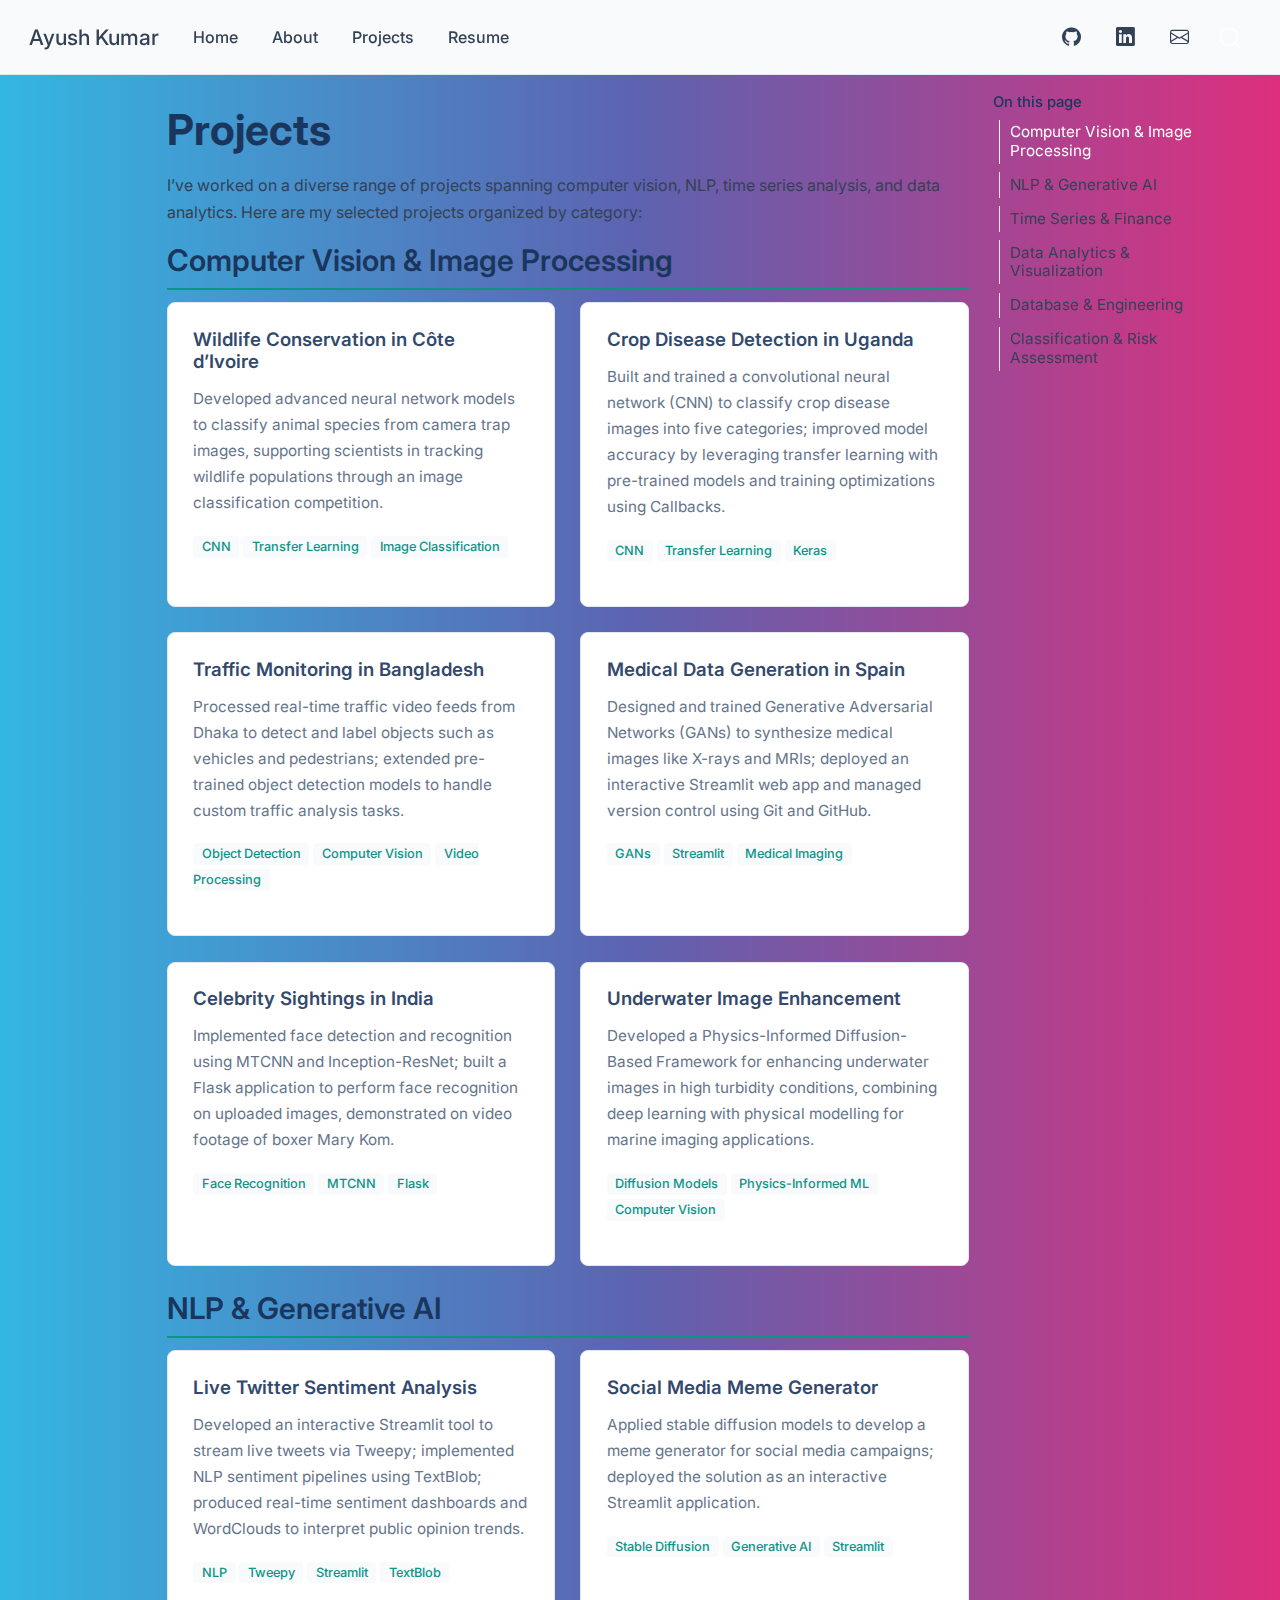
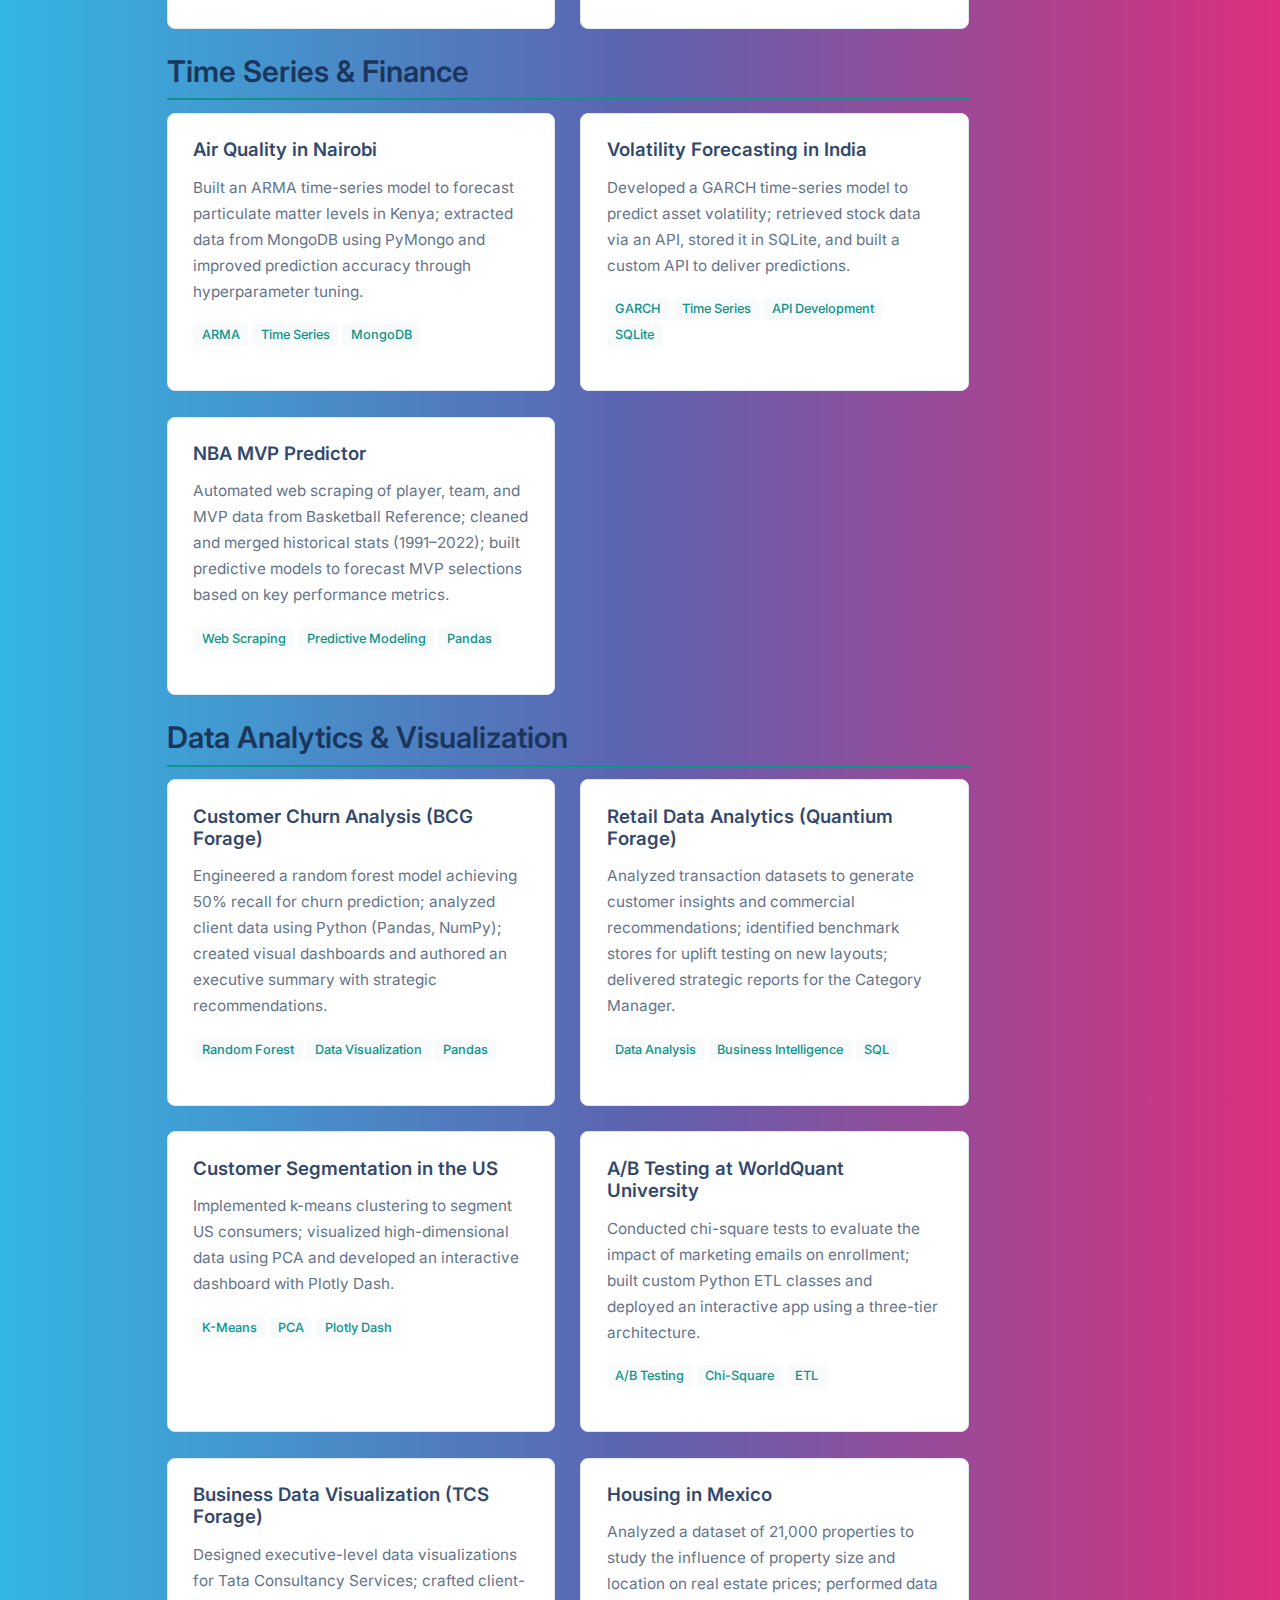
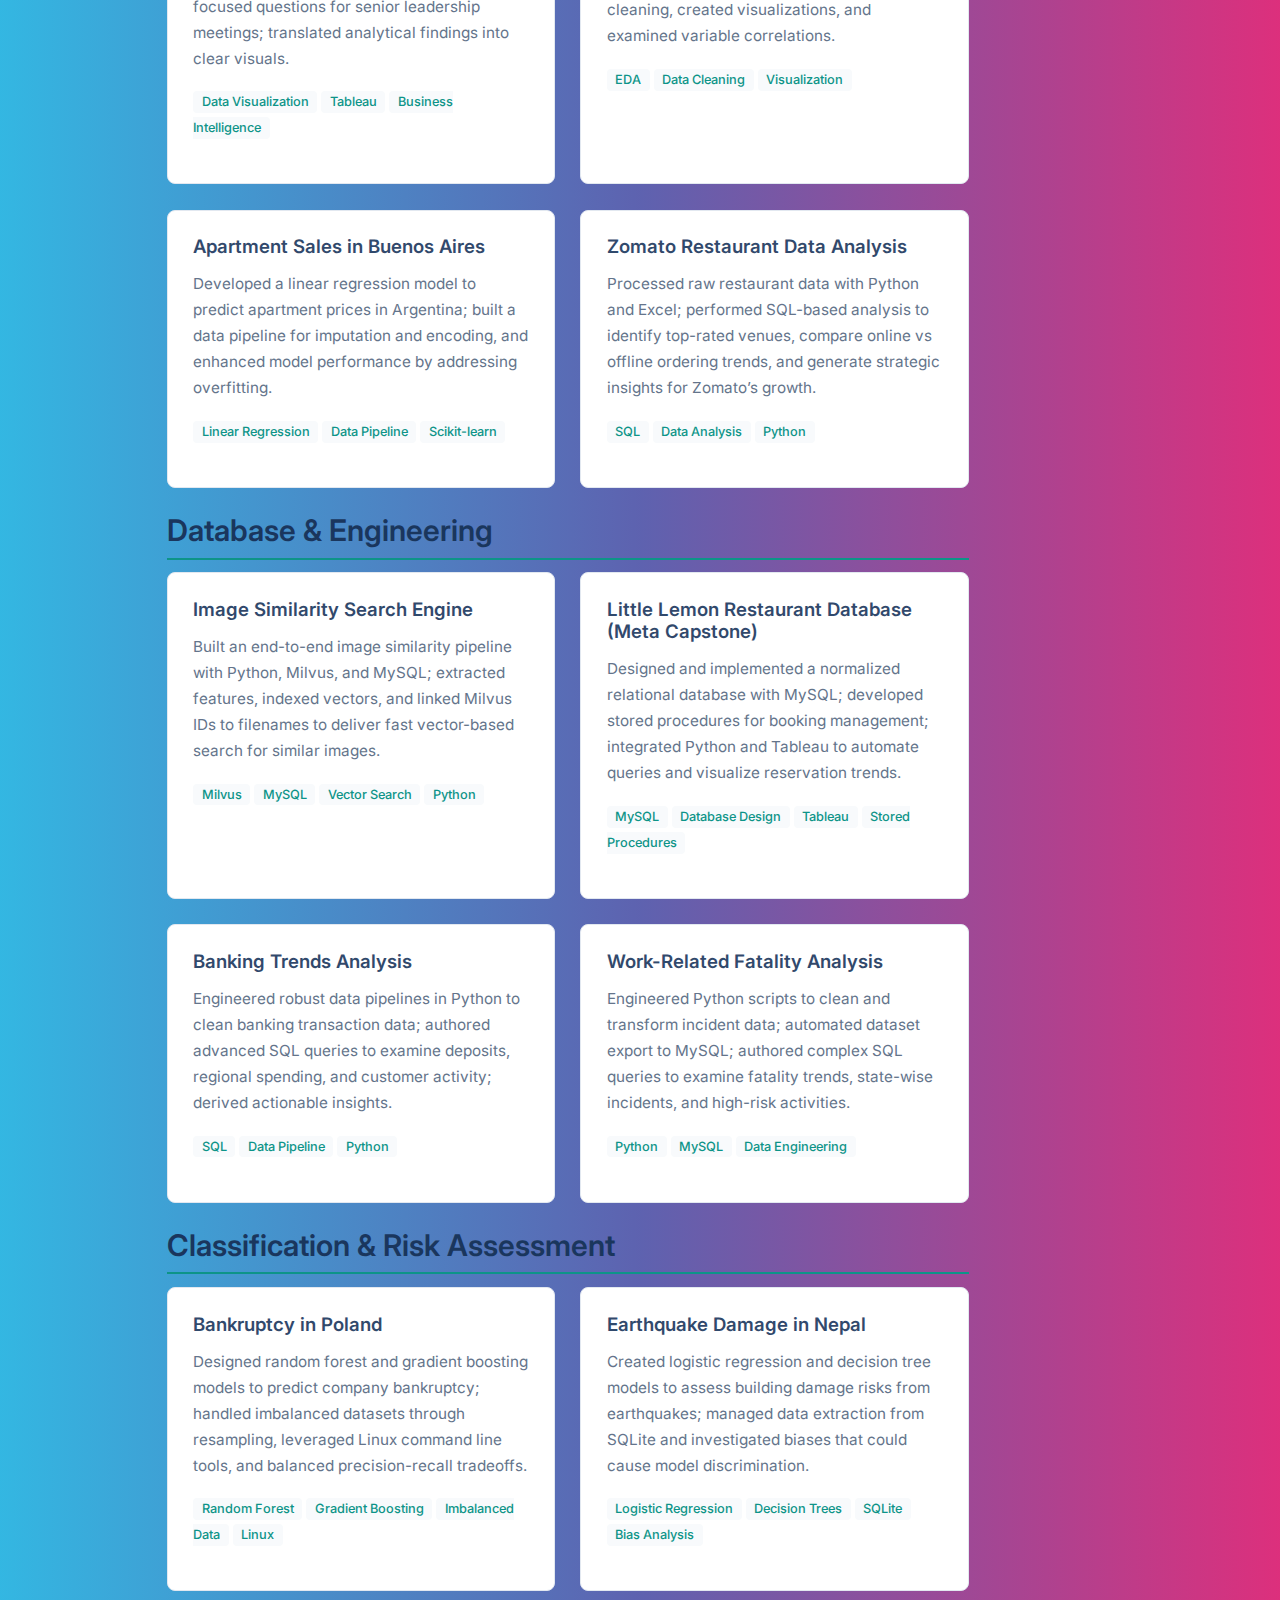
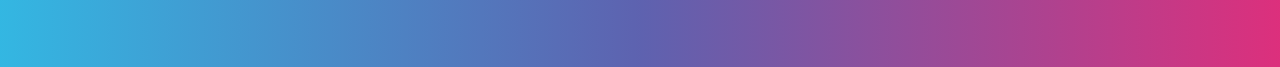
<file: projects.html>
<!DOCTYPE html>
<html xmlns="http://www.w3.org/1999/xhtml" lang="en" xml:lang="en"><head>

<meta charset="utf-8">
<meta name="generator" content="quarto-1.7.33">

<meta name="viewport" content="width=device-width, initial-scale=1.0, user-scalable=yes">


<title>Projects – Ayush Kumar</title>
<style>
code{white-space: pre-wrap;}
span.smallcaps{font-variant: small-caps;}
div.columns{display: flex; gap: min(4vw, 1.5em);}
div.column{flex: auto; overflow-x: auto;}
div.hanging-indent{margin-left: 1.5em; text-indent: -1.5em;}
ul.task-list{list-style: none;}
ul.task-list li input[type="checkbox"] {
  width: 0.8em;
  margin: 0 0.8em 0.2em -1em; /* quarto-specific, see https://github.com/quarto-dev/quarto-cli/issues/4556 */ 
  vertical-align: middle;
}
</style>


<script src="site_libs/quarto-nav/quarto-nav.js"></script>
<script src="site_libs/quarto-nav/headroom.min.js"></script>
<script src="site_libs/clipboard/clipboard.min.js"></script>
<script src="site_libs/quarto-search/autocomplete.umd.js"></script>
<script src="site_libs/quarto-search/fuse.min.js"></script>
<script src="site_libs/quarto-search/quarto-search.js"></script>
<meta name="quarto:offset" content="./">
<script src="site_libs/quarto-html/quarto.js" type="module"></script>
<script src="site_libs/quarto-html/tabsets/tabsets.js" type="module"></script>
<script src="site_libs/quarto-html/popper.min.js"></script>
<script src="site_libs/quarto-html/tippy.umd.min.js"></script>
<script src="site_libs/quarto-html/anchor.min.js"></script>
<link href="site_libs/quarto-html/tippy.css" rel="stylesheet">
<link href="site_libs/quarto-html/quarto-syntax-highlighting-ea385d0e468b0dd5ea5bf0780b1290d9.css" rel="stylesheet" id="quarto-text-highlighting-styles">
<script src="site_libs/bootstrap/bootstrap.min.js"></script>
<link href="site_libs/bootstrap/bootstrap-icons.css" rel="stylesheet">
<link href="site_libs/bootstrap/bootstrap-37feec752929a234fe7504ef1c700313.min.css" rel="stylesheet" append-hash="true" id="quarto-bootstrap" data-mode="light">
<script id="quarto-search-options" type="application/json">{
  "location": "navbar",
  "copy-button": false,
  "collapse-after": 3,
  "panel-placement": "end",
  "type": "overlay",
  "limit": 50,
  "keyboard-shortcut": [
    "f",
    "/",
    "s"
  ],
  "show-item-context": false,
  "language": {
    "search-no-results-text": "No results",
    "search-matching-documents-text": "matching documents",
    "search-copy-link-title": "Copy link to search",
    "search-hide-matches-text": "Hide additional matches",
    "search-more-match-text": "more match in this document",
    "search-more-matches-text": "more matches in this document",
    "search-clear-button-title": "Clear",
    "search-text-placeholder": "",
    "search-detached-cancel-button-title": "Cancel",
    "search-submit-button-title": "Submit",
    "search-label": "Search"
  }
}</script>


<link rel="stylesheet" href="styles.css">
</head>

<body class="nav-fixed quarto-light">

<div id="quarto-search-results"></div>
  <header id="quarto-header" class="headroom fixed-top">
    <nav class="navbar navbar-expand-lg " data-bs-theme="dark">
      <div class="navbar-container container-fluid">
      <div class="navbar-brand-container mx-auto">
    <a class="navbar-brand" href="./index.html">
    <span class="navbar-title">Ayush Kumar</span>
    </a>
  </div>
            <div id="quarto-search" class="" title="Search"></div>
          <button class="navbar-toggler" type="button" data-bs-toggle="collapse" data-bs-target="#navbarCollapse" aria-controls="navbarCollapse" role="menu" aria-expanded="false" aria-label="Toggle navigation" onclick="if (window.quartoToggleHeadroom) { window.quartoToggleHeadroom(); }">
  <span class="navbar-toggler-icon"></span>
</button>
          <div class="collapse navbar-collapse" id="navbarCollapse">
            <ul class="navbar-nav navbar-nav-scroll me-auto">
  <li class="nav-item">
    <a class="nav-link" href="./index.html"> 
<span class="menu-text">Home</span></a>
  </li>  
  <li class="nav-item">
    <a class="nav-link" href="./about.html"> 
<span class="menu-text">About</span></a>
  </li>  
  <li class="nav-item">
    <a class="nav-link active" href="./projects.html" aria-current="page"> 
<span class="menu-text">Projects</span></a>
  </li>  
  <li class="nav-item">
    <a class="nav-link" href="./resume/Entire_Resume.pdf" target="_blank"> 
<span class="menu-text">Resume</span></a>
  </li>  
</ul>
            <ul class="navbar-nav navbar-nav-scroll ms-auto">
  <li class="nav-item compact">
    <a class="nav-link" href="https://github.com/Harper2123"> <i class="bi bi-github" role="img">
</i> 
<span class="menu-text"></span></a>
  </li>  
  <li class="nav-item compact">
    <a class="nav-link" href="https://www.linkedin.com/in/ayush-kumar-4234b8155/"> <i class="bi bi-linkedin" role="img">
</i> 
<span class="menu-text"></span></a>
  </li>  
  <li class="nav-item compact">
    <a class="nav-link" href="mailto:akcoolkmr@gmail.com"> <i class="bi bi-envelope" role="img">
</i> 
<span class="menu-text"></span></a>
  </li>  
</ul>
          </div> <!-- /navcollapse -->
            <div class="quarto-navbar-tools">
</div>
      </div> <!-- /container-fluid -->
    </nav>
</header>
<!-- content -->
<div id="quarto-content" class="quarto-container page-columns page-rows-contents page-layout-article page-navbar">
<!-- sidebar -->
<!-- margin-sidebar -->
    <div id="quarto-margin-sidebar" class="sidebar margin-sidebar">
        <nav id="TOC" role="doc-toc" class="toc-active">
    <h2 id="toc-title">On this page</h2>
   
  <ul>
  <li><a href="#computer-vision-image-processing" id="toc-computer-vision-image-processing" class="nav-link active" data-scroll-target="#computer-vision-image-processing">Computer Vision &amp; Image Processing</a></li>
  <li><a href="#nlp-generative-ai" id="toc-nlp-generative-ai" class="nav-link" data-scroll-target="#nlp-generative-ai">NLP &amp; Generative AI</a></li>
  <li><a href="#time-series-finance" id="toc-time-series-finance" class="nav-link" data-scroll-target="#time-series-finance">Time Series &amp; Finance</a></li>
  <li><a href="#data-analytics-visualization" id="toc-data-analytics-visualization" class="nav-link" data-scroll-target="#data-analytics-visualization">Data Analytics &amp; Visualization</a></li>
  <li><a href="#database-engineering" id="toc-database-engineering" class="nav-link" data-scroll-target="#database-engineering">Database &amp; Engineering</a></li>
  <li><a href="#classification-risk-assessment" id="toc-classification-risk-assessment" class="nav-link" data-scroll-target="#classification-risk-assessment">Classification &amp; Risk Assessment</a></li>
  </ul>
</nav>
    </div>
<!-- main -->
<main class="content" id="quarto-document-content">

<header id="title-block-header" class="quarto-title-block default">
<div class="quarto-title">
<h1 class="title">Projects</h1>
</div>



<div class="quarto-title-meta">

    
  
    
  </div>
  


</header>


<p>I’ve worked on a diverse range of projects spanning computer vision, NLP, time series analysis, and data analytics. Here are my selected projects organized by category:</p>
<section id="computer-vision-image-processing" class="level2">
<h2 class="anchored" data-anchor-id="computer-vision-image-processing">Computer Vision &amp; Image Processing</h2>
<div class="project-grid">
<section id="wildlife-conservation-in-côte-divoire" class="level3 project-card">
<h3 class="anchored" data-anchor-id="wildlife-conservation-in-côte-divoire">Wildlife Conservation in Côte d’Ivoire</h3>
<p>Developed advanced neural network models to classify animal species from camera trap images, supporting scientists in tracking wildlife populations through an image classification competition.</p>
<p><span class="project-tag">CNN</span> <span class="project-tag">Transfer Learning</span> <span class="project-tag">Image Classification</span></p>
</section>
<section id="crop-disease-detection-in-uganda" class="level3 project-card">
<h3 class="anchored" data-anchor-id="crop-disease-detection-in-uganda">Crop Disease Detection in Uganda</h3>
<p>Built and trained a convolutional neural network (CNN) to classify crop disease images into five categories; improved model accuracy by leveraging transfer learning with pre-trained models and training optimizations using Callbacks.</p>
<p><span class="project-tag">CNN</span> <span class="project-tag">Transfer Learning</span> <span class="project-tag">Keras</span></p>
</section>
<section id="traffic-monitoring-in-bangladesh" class="level3 project-card">
<h3 class="anchored" data-anchor-id="traffic-monitoring-in-bangladesh">Traffic Monitoring in Bangladesh</h3>
<p>Processed real-time traffic video feeds from Dhaka to detect and label objects such as vehicles and pedestrians; extended pre-trained object detection models to handle custom traffic analysis tasks.</p>
<p><span class="project-tag">Object Detection</span> <span class="project-tag">Computer Vision</span> <span class="project-tag">Video Processing</span></p>
</section>
<section id="medical-data-generation-in-spain" class="level3 project-card">
<h3 class="anchored" data-anchor-id="medical-data-generation-in-spain">Medical Data Generation in Spain</h3>
<p>Designed and trained Generative Adversarial Networks (GANs) to synthesize medical images like X-rays and MRIs; deployed an interactive Streamlit web app and managed version control using Git and GitHub.</p>
<p><span class="project-tag">GANs</span> <span class="project-tag">Streamlit</span> <span class="project-tag">Medical Imaging</span></p>
</section>
<section id="celebrity-sightings-in-india" class="level3 project-card">
<h3 class="anchored" data-anchor-id="celebrity-sightings-in-india">Celebrity Sightings in India</h3>
<p>Implemented face detection and recognition using MTCNN and Inception-ResNet; built a Flask application to perform face recognition on uploaded images, demonstrated on video footage of boxer Mary Kom.</p>
<p><span class="project-tag">Face Recognition</span> <span class="project-tag">MTCNN</span> <span class="project-tag">Flask</span></p>
</section>
<section id="underwater-image-enhancement" class="level3 project-card">
<h3 class="anchored" data-anchor-id="underwater-image-enhancement">Underwater Image Enhancement</h3>
<p>Developed a Physics-Informed Diffusion-Based Framework for enhancing underwater images in high turbidity conditions, combining deep learning with physical modelling for marine imaging applications.</p>
<p><span class="project-tag">Diffusion Models</span> <span class="project-tag">Physics-Informed ML</span> <span class="project-tag">Computer Vision</span></p>
</section>
</div>
</section>
<section id="nlp-generative-ai" class="level2">
<h2 class="anchored" data-anchor-id="nlp-generative-ai">NLP &amp; Generative AI</h2>
<div class="project-grid">
<section id="live-twitter-sentiment-analysis" class="level3 project-card">
<h3 class="anchored" data-anchor-id="live-twitter-sentiment-analysis">Live Twitter Sentiment Analysis</h3>
<p>Developed an interactive Streamlit tool to stream live tweets via Tweepy; implemented NLP sentiment pipelines using TextBlob; produced real-time sentiment dashboards and WordClouds to interpret public opinion trends.</p>
<p><span class="project-tag">NLP</span> <span class="project-tag">Tweepy</span> <span class="project-tag">Streamlit</span> <span class="project-tag">TextBlob</span></p>
</section>
<section id="social-media-meme-generator" class="level3 project-card">
<h3 class="anchored" data-anchor-id="social-media-meme-generator">Social Media Meme Generator</h3>
<p>Applied stable diffusion models to develop a meme generator for social media campaigns; deployed the solution as an interactive Streamlit application.</p>
<p><span class="project-tag">Stable Diffusion</span> <span class="project-tag">Generative AI</span> <span class="project-tag">Streamlit</span></p>
</section>
</div>
</section>
<section id="time-series-finance" class="level2">
<h2 class="anchored" data-anchor-id="time-series-finance">Time Series &amp; Finance</h2>
<div class="project-grid">
<section id="air-quality-in-nairobi" class="level3 project-card">
<h3 class="anchored" data-anchor-id="air-quality-in-nairobi">Air Quality in Nairobi</h3>
<p>Built an ARMA time-series model to forecast particulate matter levels in Kenya; extracted data from MongoDB using PyMongo and improved prediction accuracy through hyperparameter tuning.</p>
<p><span class="project-tag">ARMA</span> <span class="project-tag">Time Series</span> <span class="project-tag">MongoDB</span></p>
</section>
<section id="volatility-forecasting-in-india" class="level3 project-card">
<h3 class="anchored" data-anchor-id="volatility-forecasting-in-india">Volatility Forecasting in India</h3>
<p>Developed a GARCH time-series model to predict asset volatility; retrieved stock data via an API, stored it in SQLite, and built a custom API to deliver predictions.</p>
<p><span class="project-tag">GARCH</span> <span class="project-tag">Time Series</span> <span class="project-tag">API Development</span> <span class="project-tag">SQLite</span></p>
</section>
<section id="nba-mvp-predictor" class="level3 project-card">
<h3 class="anchored" data-anchor-id="nba-mvp-predictor">NBA MVP Predictor</h3>
<p>Automated web scraping of player, team, and MVP data from Basketball Reference; cleaned and merged historical stats (1991–2022); built predictive models to forecast MVP selections based on key performance metrics.</p>
<p><span class="project-tag">Web Scraping</span> <span class="project-tag">Predictive Modeling</span> <span class="project-tag">Pandas</span></p>
</section>
</div>
</section>
<section id="data-analytics-visualization" class="level2">
<h2 class="anchored" data-anchor-id="data-analytics-visualization">Data Analytics &amp; Visualization</h2>
<div class="project-grid">
<section id="customer-churn-analysis-bcg-forage" class="level3 project-card">
<h3 class="anchored" data-anchor-id="customer-churn-analysis-bcg-forage">Customer Churn Analysis (BCG Forage)</h3>
<p>Engineered a random forest model achieving 50% recall for churn prediction; analyzed client data using Python (Pandas, NumPy); created visual dashboards and authored an executive summary with strategic recommendations.</p>
<p><span class="project-tag">Random Forest</span> <span class="project-tag">Data Visualization</span> <span class="project-tag">Pandas</span></p>
</section>
<section id="retail-data-analytics-quantium-forage" class="level3 project-card">
<h3 class="anchored" data-anchor-id="retail-data-analytics-quantium-forage">Retail Data Analytics (Quantium Forage)</h3>
<p>Analyzed transaction datasets to generate customer insights and commercial recommendations; identified benchmark stores for uplift testing on new layouts; delivered strategic reports for the Category Manager.</p>
<p><span class="project-tag">Data Analysis</span> <span class="project-tag">Business Intelligence</span> <span class="project-tag">SQL</span></p>
</section>
<section id="customer-segmentation-in-the-us" class="level3 project-card">
<h3 class="anchored" data-anchor-id="customer-segmentation-in-the-us">Customer Segmentation in the US</h3>
<p>Implemented k-means clustering to segment US consumers; visualized high-dimensional data using PCA and developed an interactive dashboard with Plotly Dash.</p>
<p><span class="project-tag">K-Means</span> <span class="project-tag">PCA</span> <span class="project-tag">Plotly Dash</span></p>
</section>
<section id="ab-testing-at-worldquant-university" class="level3 project-card">
<h3 class="anchored" data-anchor-id="ab-testing-at-worldquant-university">A/B Testing at WorldQuant University</h3>
<p>Conducted chi-square tests to evaluate the impact of marketing emails on enrollment; built custom Python ETL classes and deployed an interactive app using a three-tier architecture.</p>
<p><span class="project-tag">A/B Testing</span> <span class="project-tag">Chi-Square</span> <span class="project-tag">ETL</span></p>
</section>
<section id="business-data-visualization-tcs-forage" class="level3 project-card">
<h3 class="anchored" data-anchor-id="business-data-visualization-tcs-forage">Business Data Visualization (TCS Forage)</h3>
<p>Designed executive-level data visualizations for Tata Consultancy Services; crafted client-focused questions for senior leadership meetings; translated analytical findings into clear visuals.</p>
<p><span class="project-tag">Data Visualization</span> <span class="project-tag">Tableau</span> <span class="project-tag">Business Intelligence</span></p>
</section>
<section id="housing-in-mexico" class="level3 project-card">
<h3 class="anchored" data-anchor-id="housing-in-mexico">Housing in Mexico</h3>
<p>Analyzed a dataset of 21,000 properties to study the influence of property size and location on real estate prices; performed data cleaning, created visualizations, and examined variable correlations.</p>
<p><span class="project-tag">EDA</span> <span class="project-tag">Data Cleaning</span> <span class="project-tag">Visualization</span></p>
</section>
<section id="apartment-sales-in-buenos-aires" class="level3 project-card">
<h3 class="anchored" data-anchor-id="apartment-sales-in-buenos-aires">Apartment Sales in Buenos Aires</h3>
<p>Developed a linear regression model to predict apartment prices in Argentina; built a data pipeline for imputation and encoding, and enhanced model performance by addressing overfitting.</p>
<p><span class="project-tag">Linear Regression</span> <span class="project-tag">Data Pipeline</span> <span class="project-tag">Scikit-learn</span></p>
</section>
<section id="zomato-restaurant-data-analysis" class="level3 project-card">
<h3 class="anchored" data-anchor-id="zomato-restaurant-data-analysis">Zomato Restaurant Data Analysis</h3>
<p>Processed raw restaurant data with Python and Excel; performed SQL-based analysis to identify top-rated venues, compare online vs offline ordering trends, and generate strategic insights for Zomato’s growth.</p>
<p><span class="project-tag">SQL</span> <span class="project-tag">Data Analysis</span> <span class="project-tag">Python</span></p>
</section>
</div>
</section>
<section id="database-engineering" class="level2">
<h2 class="anchored" data-anchor-id="database-engineering">Database &amp; Engineering</h2>
<div class="project-grid">
<section id="image-similarity-search-engine" class="level3 project-card">
<h3 class="anchored" data-anchor-id="image-similarity-search-engine">Image Similarity Search Engine</h3>
<p>Built an end-to-end image similarity pipeline with Python, Milvus, and MySQL; extracted features, indexed vectors, and linked Milvus IDs to filenames to deliver fast vector-based search for similar images.</p>
<p><span class="project-tag">Milvus</span> <span class="project-tag">MySQL</span> <span class="project-tag">Vector Search</span> <span class="project-tag">Python</span></p>
</section>
<section id="little-lemon-restaurant-database-meta-capstone" class="level3 project-card">
<h3 class="anchored" data-anchor-id="little-lemon-restaurant-database-meta-capstone">Little Lemon Restaurant Database (Meta Capstone)</h3>
<p>Designed and implemented a normalized relational database with MySQL; developed stored procedures for booking management; integrated Python and Tableau to automate queries and visualize reservation trends.</p>
<p><span class="project-tag">MySQL</span> <span class="project-tag">Database Design</span> <span class="project-tag">Tableau</span> <span class="project-tag">Stored Procedures</span></p>
</section>
<section id="banking-trends-analysis" class="level3 project-card">
<h3 class="anchored" data-anchor-id="banking-trends-analysis">Banking Trends Analysis</h3>
<p>Engineered robust data pipelines in Python to clean banking transaction data; authored advanced SQL queries to examine deposits, regional spending, and customer activity; derived actionable insights.</p>
<p><span class="project-tag">SQL</span> <span class="project-tag">Data Pipeline</span> <span class="project-tag">Python</span></p>
</section>
<section id="work-related-fatality-analysis" class="level3 project-card">
<h3 class="anchored" data-anchor-id="work-related-fatality-analysis">Work-Related Fatality Analysis</h3>
<p>Engineered Python scripts to clean and transform incident data; automated dataset export to MySQL; authored complex SQL queries to examine fatality trends, state-wise incidents, and high-risk activities.</p>
<p><span class="project-tag">Python</span> <span class="project-tag">MySQL</span> <span class="project-tag">Data Engineering</span></p>
</section>
</div>
</section>
<section id="classification-risk-assessment" class="level2">
<h2 class="anchored" data-anchor-id="classification-risk-assessment">Classification &amp; Risk Assessment</h2>
<div class="project-grid">
<section id="bankruptcy-in-poland" class="level3 project-card">
<h3 class="anchored" data-anchor-id="bankruptcy-in-poland">Bankruptcy in Poland</h3>
<p>Designed random forest and gradient boosting models to predict company bankruptcy; handled imbalanced datasets through resampling, leveraged Linux command line tools, and balanced precision-recall tradeoffs.</p>
<p><span class="project-tag">Random Forest</span> <span class="project-tag">Gradient Boosting</span> <span class="project-tag">Imbalanced Data</span> <span class="project-tag">Linux</span></p>
</section>
<section id="earthquake-damage-in-nepal" class="level3 project-card">
<h3 class="anchored" data-anchor-id="earthquake-damage-in-nepal">Earthquake Damage in Nepal</h3>
<p>Created logistic regression and decision tree models to assess building damage risks from earthquakes; managed data extraction from SQLite and investigated biases that could cause model discrimination.</p>
<p><span class="project-tag">Logistic Regression</span> <span class="project-tag">Decision Trees</span> <span class="project-tag">SQLite</span> <span class="project-tag">Bias Analysis</span></p>
</section>
</div>


</section>

</main> <!-- /main -->
<script id="quarto-html-after-body" type="application/javascript">
  window.document.addEventListener("DOMContentLoaded", function (event) {
    const icon = "";
    const anchorJS = new window.AnchorJS();
    anchorJS.options = {
      placement: 'right',
      icon: icon
    };
    anchorJS.add('.anchored');
    const isCodeAnnotation = (el) => {
      for (const clz of el.classList) {
        if (clz.startsWith('code-annotation-')) {                     
          return true;
        }
      }
      return false;
    }
    const onCopySuccess = function(e) {
      // button target
      const button = e.trigger;
      // don't keep focus
      button.blur();
      // flash "checked"
      button.classList.add('code-copy-button-checked');
      var currentTitle = button.getAttribute("title");
      button.setAttribute("title", "Copied!");
      let tooltip;
      if (window.bootstrap) {
        button.setAttribute("data-bs-toggle", "tooltip");
        button.setAttribute("data-bs-placement", "left");
        button.setAttribute("data-bs-title", "Copied!");
        tooltip = new bootstrap.Tooltip(button, 
          { trigger: "manual", 
            customClass: "code-copy-button-tooltip",
            offset: [0, -8]});
        tooltip.show();    
      }
      setTimeout(function() {
        if (tooltip) {
          tooltip.hide();
          button.removeAttribute("data-bs-title");
          button.removeAttribute("data-bs-toggle");
          button.removeAttribute("data-bs-placement");
        }
        button.setAttribute("title", currentTitle);
        button.classList.remove('code-copy-button-checked');
      }, 1000);
      // clear code selection
      e.clearSelection();
    }
    const getTextToCopy = function(trigger) {
        const codeEl = trigger.previousElementSibling.cloneNode(true);
        for (const childEl of codeEl.children) {
          if (isCodeAnnotation(childEl)) {
            childEl.remove();
          }
        }
        return codeEl.innerText;
    }
    const clipboard = new window.ClipboardJS('.code-copy-button:not([data-in-quarto-modal])', {
      text: getTextToCopy
    });
    clipboard.on('success', onCopySuccess);
    if (window.document.getElementById('quarto-embedded-source-code-modal')) {
      const clipboardModal = new window.ClipboardJS('.code-copy-button[data-in-quarto-modal]', {
        text: getTextToCopy,
        container: window.document.getElementById('quarto-embedded-source-code-modal')
      });
      clipboardModal.on('success', onCopySuccess);
    }
      var localhostRegex = new RegExp(/^(?:http|https):\/\/localhost\:?[0-9]*\//);
      var mailtoRegex = new RegExp(/^mailto:/);
        var filterRegex = new RegExp('/' + window.location.host + '/');
      var isInternal = (href) => {
          return filterRegex.test(href) || localhostRegex.test(href) || mailtoRegex.test(href);
      }
      // Inspect non-navigation links and adorn them if external
     var links = window.document.querySelectorAll('a[href]:not(.nav-link):not(.navbar-brand):not(.toc-action):not(.sidebar-link):not(.sidebar-item-toggle):not(.pagination-link):not(.no-external):not([aria-hidden]):not(.dropdown-item):not(.quarto-navigation-tool):not(.about-link)');
      for (var i=0; i<links.length; i++) {
        const link = links[i];
        if (!isInternal(link.href)) {
          // undo the damage that might have been done by quarto-nav.js in the case of
          // links that we want to consider external
          if (link.dataset.originalHref !== undefined) {
            link.href = link.dataset.originalHref;
          }
            // target, if specified
            link.setAttribute("target", "_blank");
            if (link.getAttribute("rel") === null) {
              link.setAttribute("rel", "noopener");
            }
            // default icon
            link.classList.add("external");
        }
      }
    function tippyHover(el, contentFn, onTriggerFn, onUntriggerFn) {
      const config = {
        allowHTML: true,
        maxWidth: 500,
        delay: 100,
        arrow: false,
        appendTo: function(el) {
            return el.parentElement;
        },
        interactive: true,
        interactiveBorder: 10,
        theme: 'quarto',
        placement: 'bottom-start',
      };
      if (contentFn) {
        config.content = contentFn;
      }
      if (onTriggerFn) {
        config.onTrigger = onTriggerFn;
      }
      if (onUntriggerFn) {
        config.onUntrigger = onUntriggerFn;
      }
      window.tippy(el, config); 
    }
    const noterefs = window.document.querySelectorAll('a[role="doc-noteref"]');
    for (var i=0; i<noterefs.length; i++) {
      const ref = noterefs[i];
      tippyHover(ref, function() {
        // use id or data attribute instead here
        let href = ref.getAttribute('data-footnote-href') || ref.getAttribute('href');
        try { href = new URL(href).hash; } catch {}
        const id = href.replace(/^#\/?/, "");
        const note = window.document.getElementById(id);
        if (note) {
          return note.innerHTML;
        } else {
          return "";
        }
      });
    }
    const xrefs = window.document.querySelectorAll('a.quarto-xref');
    const processXRef = (id, note) => {
      // Strip column container classes
      const stripColumnClz = (el) => {
        el.classList.remove("page-full", "page-columns");
        if (el.children) {
          for (const child of el.children) {
            stripColumnClz(child);
          }
        }
      }
      stripColumnClz(note)
      if (id === null || id.startsWith('sec-')) {
        // Special case sections, only their first couple elements
        const container = document.createElement("div");
        if (note.children && note.children.length > 2) {
          container.appendChild(note.children[0].cloneNode(true));
          for (let i = 1; i < note.children.length; i++) {
            const child = note.children[i];
            if (child.tagName === "P" && child.innerText === "") {
              continue;
            } else {
              container.appendChild(child.cloneNode(true));
              break;
            }
          }
          if (window.Quarto?.typesetMath) {
            window.Quarto.typesetMath(container);
          }
          return container.innerHTML
        } else {
          if (window.Quarto?.typesetMath) {
            window.Quarto.typesetMath(note);
          }
          return note.innerHTML;
        }
      } else {
        // Remove any anchor links if they are present
        const anchorLink = note.querySelector('a.anchorjs-link');
        if (anchorLink) {
          anchorLink.remove();
        }
        if (window.Quarto?.typesetMath) {
          window.Quarto.typesetMath(note);
        }
        if (note.classList.contains("callout")) {
          return note.outerHTML;
        } else {
          return note.innerHTML;
        }
      }
    }
    for (var i=0; i<xrefs.length; i++) {
      const xref = xrefs[i];
      tippyHover(xref, undefined, function(instance) {
        instance.disable();
        let url = xref.getAttribute('href');
        let hash = undefined; 
        if (url.startsWith('#')) {
          hash = url;
        } else {
          try { hash = new URL(url).hash; } catch {}
        }
        if (hash) {
          const id = hash.replace(/^#\/?/, "");
          const note = window.document.getElementById(id);
          if (note !== null) {
            try {
              const html = processXRef(id, note.cloneNode(true));
              instance.setContent(html);
            } finally {
              instance.enable();
              instance.show();
            }
          } else {
            // See if we can fetch this
            fetch(url.split('#')[0])
            .then(res => res.text())
            .then(html => {
              const parser = new DOMParser();
              const htmlDoc = parser.parseFromString(html, "text/html");
              const note = htmlDoc.getElementById(id);
              if (note !== null) {
                const html = processXRef(id, note);
                instance.setContent(html);
              } 
            }).finally(() => {
              instance.enable();
              instance.show();
            });
          }
        } else {
          // See if we can fetch a full url (with no hash to target)
          // This is a special case and we should probably do some content thinning / targeting
          fetch(url)
          .then(res => res.text())
          .then(html => {
            const parser = new DOMParser();
            const htmlDoc = parser.parseFromString(html, "text/html");
            const note = htmlDoc.querySelector('main.content');
            if (note !== null) {
              // This should only happen for chapter cross references
              // (since there is no id in the URL)
              // remove the first header
              if (note.children.length > 0 && note.children[0].tagName === "HEADER") {
                note.children[0].remove();
              }
              const html = processXRef(null, note);
              instance.setContent(html);
            } 
          }).finally(() => {
            instance.enable();
            instance.show();
          });
        }
      }, function(instance) {
      });
    }
        let selectedAnnoteEl;
        const selectorForAnnotation = ( cell, annotation) => {
          let cellAttr = 'data-code-cell="' + cell + '"';
          let lineAttr = 'data-code-annotation="' +  annotation + '"';
          const selector = 'span[' + cellAttr + '][' + lineAttr + ']';
          return selector;
        }
        const selectCodeLines = (annoteEl) => {
          const doc = window.document;
          const targetCell = annoteEl.getAttribute("data-target-cell");
          const targetAnnotation = annoteEl.getAttribute("data-target-annotation");
          const annoteSpan = window.document.querySelector(selectorForAnnotation(targetCell, targetAnnotation));
          const lines = annoteSpan.getAttribute("data-code-lines").split(",");
          const lineIds = lines.map((line) => {
            return targetCell + "-" + line;
          })
          let top = null;
          let height = null;
          let parent = null;
          if (lineIds.length > 0) {
              //compute the position of the single el (top and bottom and make a div)
              const el = window.document.getElementById(lineIds[0]);
              top = el.offsetTop;
              height = el.offsetHeight;
              parent = el.parentElement.parentElement;
            if (lineIds.length > 1) {
              const lastEl = window.document.getElementById(lineIds[lineIds.length - 1]);
              const bottom = lastEl.offsetTop + lastEl.offsetHeight;
              height = bottom - top;
            }
            if (top !== null && height !== null && parent !== null) {
              // cook up a div (if necessary) and position it 
              let div = window.document.getElementById("code-annotation-line-highlight");
              if (div === null) {
                div = window.document.createElement("div");
                div.setAttribute("id", "code-annotation-line-highlight");
                div.style.position = 'absolute';
                parent.appendChild(div);
              }
              div.style.top = top - 2 + "px";
              div.style.height = height + 4 + "px";
              div.style.left = 0;
              let gutterDiv = window.document.getElementById("code-annotation-line-highlight-gutter");
              if (gutterDiv === null) {
                gutterDiv = window.document.createElement("div");
                gutterDiv.setAttribute("id", "code-annotation-line-highlight-gutter");
                gutterDiv.style.position = 'absolute';
                const codeCell = window.document.getElementById(targetCell);
                const gutter = codeCell.querySelector('.code-annotation-gutter');
                gutter.appendChild(gutterDiv);
              }
              gutterDiv.style.top = top - 2 + "px";
              gutterDiv.style.height = height + 4 + "px";
            }
            selectedAnnoteEl = annoteEl;
          }
        };
        const unselectCodeLines = () => {
          const elementsIds = ["code-annotation-line-highlight", "code-annotation-line-highlight-gutter"];
          elementsIds.forEach((elId) => {
            const div = window.document.getElementById(elId);
            if (div) {
              div.remove();
            }
          });
          selectedAnnoteEl = undefined;
        };
          // Handle positioning of the toggle
      window.addEventListener(
        "resize",
        throttle(() => {
          elRect = undefined;
          if (selectedAnnoteEl) {
            selectCodeLines(selectedAnnoteEl);
          }
        }, 10)
      );
      function throttle(fn, ms) {
      let throttle = false;
      let timer;
        return (...args) => {
          if(!throttle) { // first call gets through
              fn.apply(this, args);
              throttle = true;
          } else { // all the others get throttled
              if(timer) clearTimeout(timer); // cancel #2
              timer = setTimeout(() => {
                fn.apply(this, args);
                timer = throttle = false;
              }, ms);
          }
        };
      }
        // Attach click handler to the DT
        const annoteDls = window.document.querySelectorAll('dt[data-target-cell]');
        for (const annoteDlNode of annoteDls) {
          annoteDlNode.addEventListener('click', (event) => {
            const clickedEl = event.target;
            if (clickedEl !== selectedAnnoteEl) {
              unselectCodeLines();
              const activeEl = window.document.querySelector('dt[data-target-cell].code-annotation-active');
              if (activeEl) {
                activeEl.classList.remove('code-annotation-active');
              }
              selectCodeLines(clickedEl);
              clickedEl.classList.add('code-annotation-active');
            } else {
              // Unselect the line
              unselectCodeLines();
              clickedEl.classList.remove('code-annotation-active');
            }
          });
        }
    const findCites = (el) => {
      const parentEl = el.parentElement;
      if (parentEl) {
        const cites = parentEl.dataset.cites;
        if (cites) {
          return {
            el,
            cites: cites.split(' ')
          };
        } else {
          return findCites(el.parentElement)
        }
      } else {
        return undefined;
      }
    };
    var bibliorefs = window.document.querySelectorAll('a[role="doc-biblioref"]');
    for (var i=0; i<bibliorefs.length; i++) {
      const ref = bibliorefs[i];
      const citeInfo = findCites(ref);
      if (citeInfo) {
        tippyHover(citeInfo.el, function() {
          var popup = window.document.createElement('div');
          citeInfo.cites.forEach(function(cite) {
            var citeDiv = window.document.createElement('div');
            citeDiv.classList.add('hanging-indent');
            citeDiv.classList.add('csl-entry');
            var biblioDiv = window.document.getElementById('ref-' + cite);
            if (biblioDiv) {
              citeDiv.innerHTML = biblioDiv.innerHTML;
            }
            popup.appendChild(citeDiv);
          });
          return popup.innerHTML;
        });
      }
    }
  });
  </script>
</div> <!-- /content -->




</body></html>
</file>
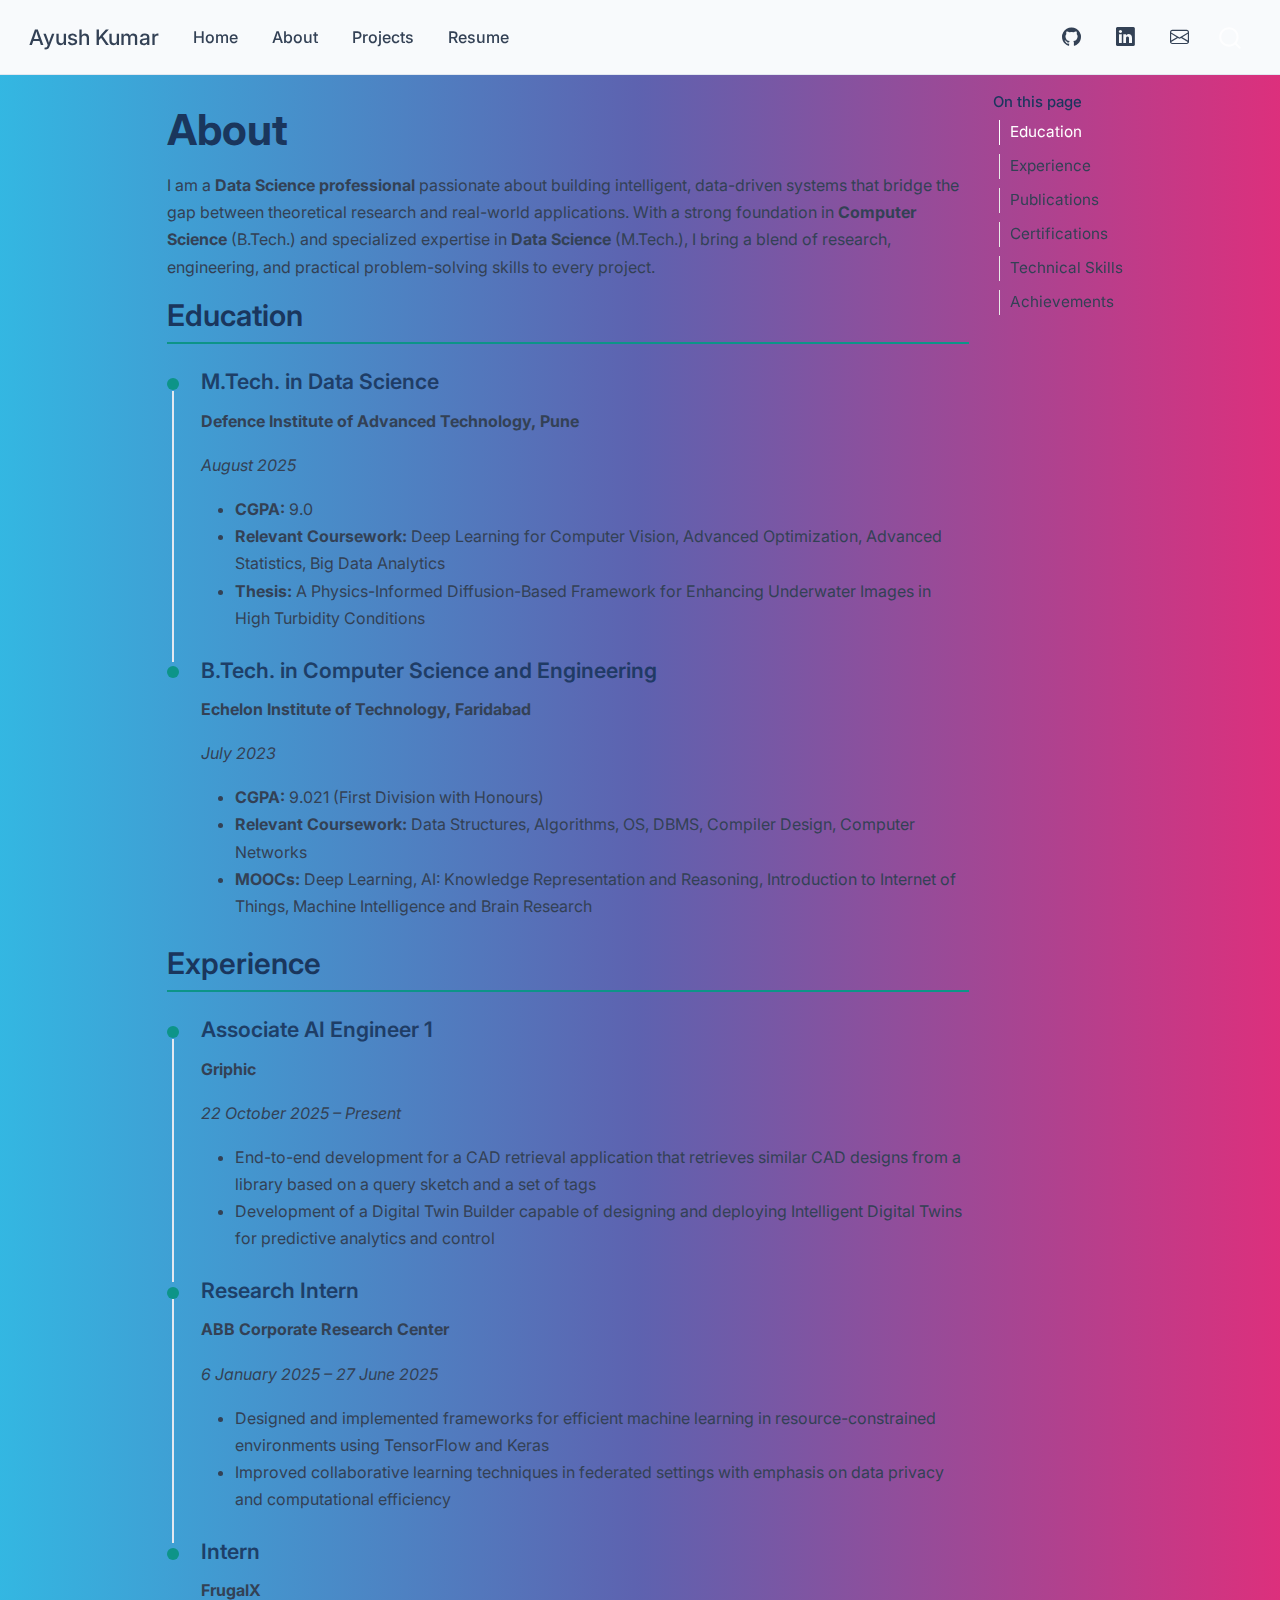
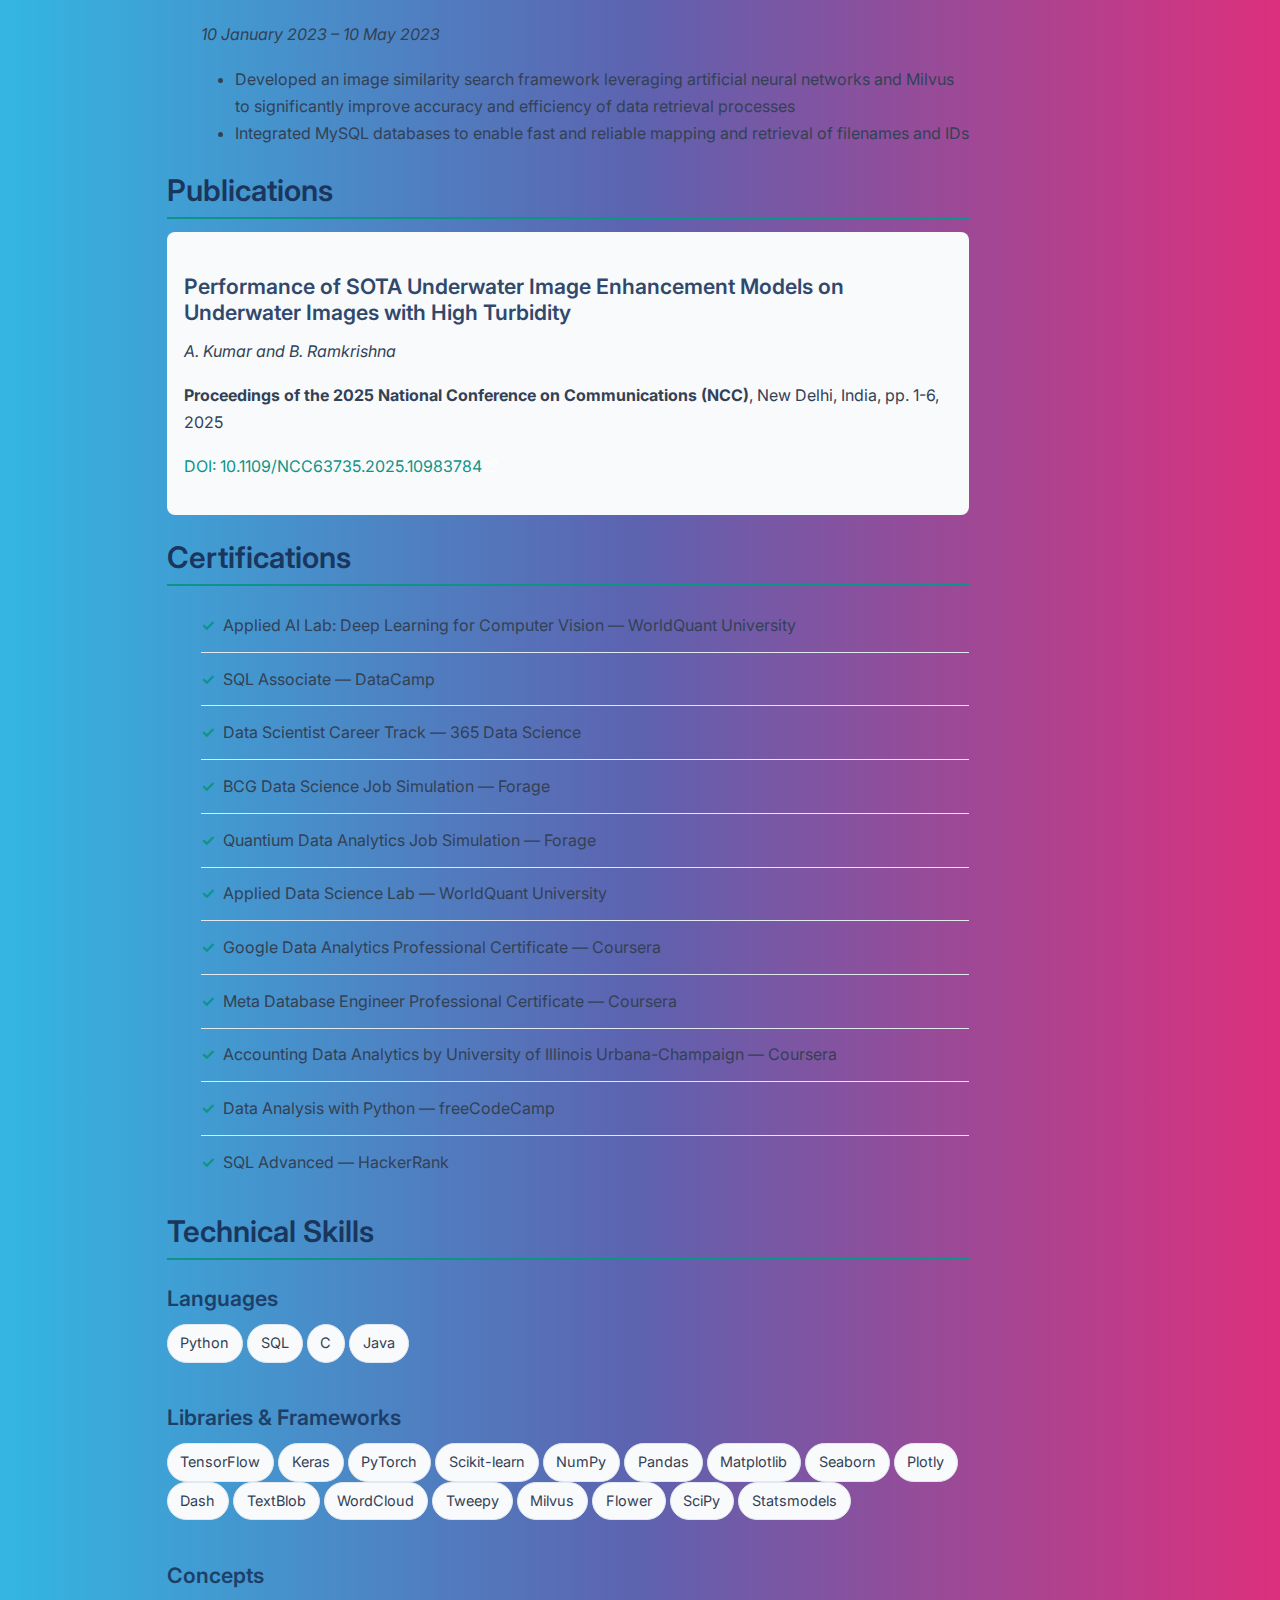
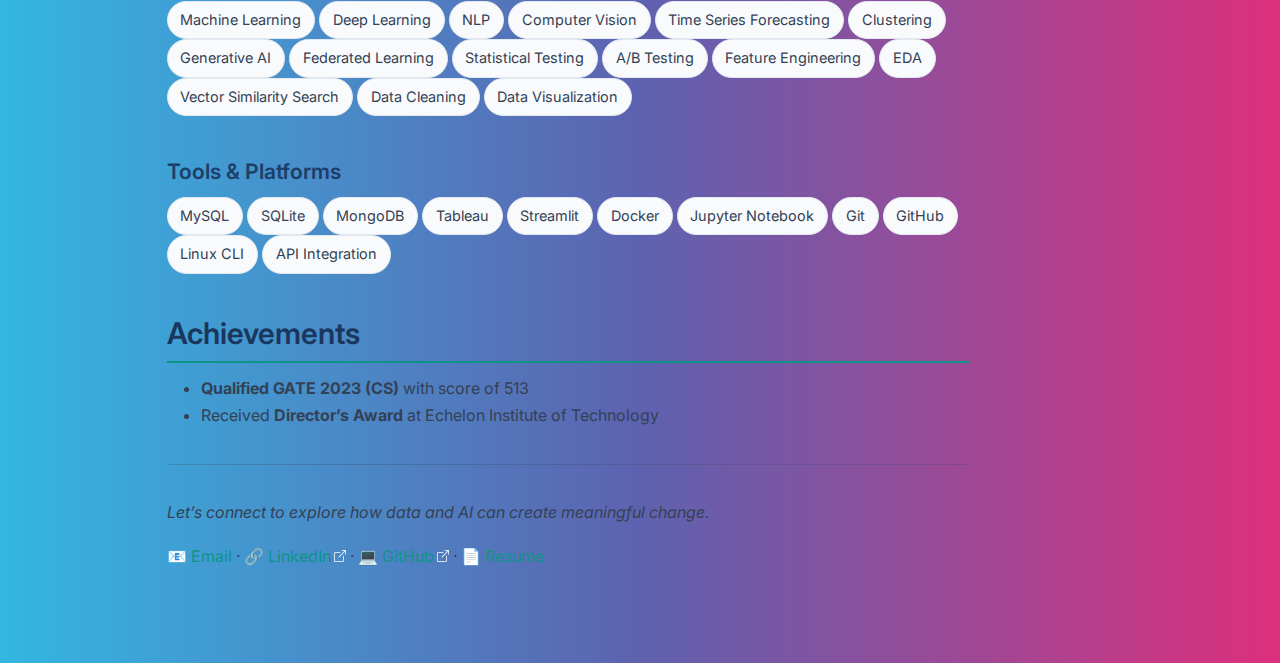
<file: _site/about.html>
<!DOCTYPE html>
<html xmlns="http://www.w3.org/1999/xhtml" lang="en" xml:lang="en"><head>

<meta charset="utf-8">
<meta name="generator" content="quarto-1.7.33">

<meta name="viewport" content="width=device-width, initial-scale=1.0, user-scalable=yes">


<title>About – Ayush Kumar</title>
<style>
code{white-space: pre-wrap;}
span.smallcaps{font-variant: small-caps;}
div.columns{display: flex; gap: min(4vw, 1.5em);}
div.column{flex: auto; overflow-x: auto;}
div.hanging-indent{margin-left: 1.5em; text-indent: -1.5em;}
ul.task-list{list-style: none;}
ul.task-list li input[type="checkbox"] {
  width: 0.8em;
  margin: 0 0.8em 0.2em -1em; /* quarto-specific, see https://github.com/quarto-dev/quarto-cli/issues/4556 */ 
  vertical-align: middle;
}
</style>


<script src="site_libs/quarto-nav/quarto-nav.js"></script>
<script src="site_libs/quarto-nav/headroom.min.js"></script>
<script src="site_libs/clipboard/clipboard.min.js"></script>
<script src="site_libs/quarto-search/autocomplete.umd.js"></script>
<script src="site_libs/quarto-search/fuse.min.js"></script>
<script src="site_libs/quarto-search/quarto-search.js"></script>
<meta name="quarto:offset" content="./">
<script src="site_libs/quarto-html/quarto.js" type="module"></script>
<script src="site_libs/quarto-html/tabsets/tabsets.js" type="module"></script>
<script src="site_libs/quarto-html/popper.min.js"></script>
<script src="site_libs/quarto-html/tippy.umd.min.js"></script>
<script src="site_libs/quarto-html/anchor.min.js"></script>
<link href="site_libs/quarto-html/tippy.css" rel="stylesheet">
<link href="site_libs/quarto-html/quarto-syntax-highlighting-ea385d0e468b0dd5ea5bf0780b1290d9.css" rel="stylesheet" id="quarto-text-highlighting-styles">
<script src="site_libs/bootstrap/bootstrap.min.js"></script>
<link href="site_libs/bootstrap/bootstrap-icons.css" rel="stylesheet">
<link href="site_libs/bootstrap/bootstrap-17b125f10c161040885b65745336c770.min.css" rel="stylesheet" append-hash="true" id="quarto-bootstrap" data-mode="light">
<script id="quarto-search-options" type="application/json">{
  "location": "navbar",
  "copy-button": false,
  "collapse-after": 3,
  "panel-placement": "end",
  "type": "overlay",
  "limit": 50,
  "keyboard-shortcut": [
    "f",
    "/",
    "s"
  ],
  "show-item-context": false,
  "language": {
    "search-no-results-text": "No results",
    "search-matching-documents-text": "matching documents",
    "search-copy-link-title": "Copy link to search",
    "search-hide-matches-text": "Hide additional matches",
    "search-more-match-text": "more match in this document",
    "search-more-matches-text": "more matches in this document",
    "search-clear-button-title": "Clear",
    "search-text-placeholder": "",
    "search-detached-cancel-button-title": "Cancel",
    "search-submit-button-title": "Submit",
    "search-label": "Search"
  }
}</script>


<link rel="stylesheet" href="styles.css">
</head>

<body class="nav-fixed quarto-light">

<div id="quarto-search-results"></div>
  <header id="quarto-header" class="headroom fixed-top">
    <nav class="navbar navbar-expand-lg " data-bs-theme="dark">
      <div class="navbar-container container-fluid">
      <div class="navbar-brand-container mx-auto">
    <a class="navbar-brand" href="./index.html">
    <span class="navbar-title">Ayush Kumar</span>
    </a>
  </div>
            <div id="quarto-search" class="" title="Search"></div>
          <button class="navbar-toggler" type="button" data-bs-toggle="collapse" data-bs-target="#navbarCollapse" aria-controls="navbarCollapse" role="menu" aria-expanded="false" aria-label="Toggle navigation" onclick="if (window.quartoToggleHeadroom) { window.quartoToggleHeadroom(); }">
  <span class="navbar-toggler-icon"></span>
</button>
          <div class="collapse navbar-collapse" id="navbarCollapse">
            <ul class="navbar-nav navbar-nav-scroll me-auto">
  <li class="nav-item">
    <a class="nav-link" href="./index.html"> 
<span class="menu-text">Home</span></a>
  </li>  
  <li class="nav-item">
    <a class="nav-link active" href="./about.html" aria-current="page"> 
<span class="menu-text">About</span></a>
  </li>  
  <li class="nav-item">
    <a class="nav-link" href="./projects.html"> 
<span class="menu-text">Projects</span></a>
  </li>  
  <li class="nav-item">
    <a class="nav-link" href="./resume/Entire_Resume.pdf" target="_blank"> 
<span class="menu-text">Resume</span></a>
  </li>  
</ul>
            <ul class="navbar-nav navbar-nav-scroll ms-auto">
  <li class="nav-item compact">
    <a class="nav-link" href="https://github.com/Harper2123"> <i class="bi bi-github" role="img">
</i> 
<span class="menu-text"></span></a>
  </li>  
  <li class="nav-item compact">
    <a class="nav-link" href="https://www.linkedin.com/in/ayush-kumar-4234b8155/"> <i class="bi bi-linkedin" role="img">
</i> 
<span class="menu-text"></span></a>
  </li>  
  <li class="nav-item compact">
    <a class="nav-link" href="mailto:akcoolkmr@gmail.com"> <i class="bi bi-envelope" role="img">
</i> 
<span class="menu-text"></span></a>
  </li>  
</ul>
          </div> <!-- /navcollapse -->
            <div class="quarto-navbar-tools">
</div>
      </div> <!-- /container-fluid -->
    </nav>
</header>
<!-- content -->
<div id="quarto-content" class="quarto-container page-columns page-rows-contents page-layout-article page-navbar">
<!-- sidebar -->
<!-- margin-sidebar -->
    <div id="quarto-margin-sidebar" class="sidebar margin-sidebar">
        <nav id="TOC" role="doc-toc" class="toc-active">
    <h2 id="toc-title">On this page</h2>
   
  <ul>
  <li><a href="#education" id="toc-education" class="nav-link active" data-scroll-target="#education">Education</a></li>
  <li><a href="#experience" id="toc-experience" class="nav-link" data-scroll-target="#experience">Experience</a></li>
  <li><a href="#publications" id="toc-publications" class="nav-link" data-scroll-target="#publications">Publications</a>
  <ul class="collapse">
  <li><a href="#performance-of-sota-underwater-image-enhancement-models-on-underwater-images-with-high-turbidity" id="toc-performance-of-sota-underwater-image-enhancement-models-on-underwater-images-with-high-turbidity" class="nav-link" data-scroll-target="#performance-of-sota-underwater-image-enhancement-models-on-underwater-images-with-high-turbidity">Performance of SOTA Underwater Image Enhancement Models on Underwater Images with High Turbidity</a></li>
  </ul></li>
  <li><a href="#certifications" id="toc-certifications" class="nav-link" data-scroll-target="#certifications">Certifications</a></li>
  <li><a href="#technical-skills" id="toc-technical-skills" class="nav-link" data-scroll-target="#technical-skills">Technical Skills</a>
  <ul class="collapse">
  <li><a href="#languages" id="toc-languages" class="nav-link" data-scroll-target="#languages">Languages</a></li>
  <li><a href="#libraries-frameworks" id="toc-libraries-frameworks" class="nav-link" data-scroll-target="#libraries-frameworks">Libraries &amp; Frameworks</a></li>
  <li><a href="#concepts" id="toc-concepts" class="nav-link" data-scroll-target="#concepts">Concepts</a></li>
  <li><a href="#tools-platforms" id="toc-tools-platforms" class="nav-link" data-scroll-target="#tools-platforms">Tools &amp; Platforms</a></li>
  </ul></li>
  <li><a href="#achievements" id="toc-achievements" class="nav-link" data-scroll-target="#achievements">Achievements</a></li>
  </ul>
</nav>
    </div>
<!-- main -->
<main class="content" id="quarto-document-content">

<header id="title-block-header" class="quarto-title-block default">
<div class="quarto-title">
<h1 class="title">About</h1>
</div>



<div class="quarto-title-meta">

    
  
    
  </div>
  


</header>


<p>I am a <strong>Data Science professional</strong> passionate about building intelligent, data-driven systems that bridge the gap between theoretical research and real-world applications. With a strong foundation in <strong>Computer Science</strong> (B.Tech.) and specialized expertise in <strong>Data Science</strong> (M.Tech.), I bring a blend of research, engineering, and practical problem-solving skills to every project.</p>
<section id="education" class="level2">
<h2 class="anchored" data-anchor-id="education">Education</h2>
<div class="timeline">
<section id="m.tech.-in-data-science" class="level3 timeline-item">
<h3 class="anchored" data-anchor-id="m.tech.-in-data-science">M.Tech. in Data Science</h3>
<p><strong>Defence Institute of Advanced Technology, Pune</strong></p>
<p><em>August 2025</em></p>
<ul>
<li><strong>CGPA:</strong> 9.0</li>
<li><strong>Relevant Coursework:</strong> Deep Learning for Computer Vision, Advanced Optimization, Advanced Statistics, Big Data Analytics</li>
<li><strong>Thesis:</strong> A Physics-Informed Diffusion-Based Framework for Enhancing Underwater Images in High Turbidity Conditions</li>
</ul>
</section>
<section id="b.tech.-in-computer-science-and-engineering" class="level3 timeline-item">
<h3 class="anchored" data-anchor-id="b.tech.-in-computer-science-and-engineering">B.Tech. in Computer Science and Engineering</h3>
<p><strong>Echelon Institute of Technology, Faridabad</strong></p>
<p><em>July 2023</em></p>
<ul>
<li><strong>CGPA:</strong> 9.021 (First Division with Honours)</li>
<li><strong>Relevant Coursework:</strong> Data Structures, Algorithms, OS, DBMS, Compiler Design, Computer Networks</li>
<li><strong>MOOCs:</strong> Deep Learning, AI: Knowledge Representation and Reasoning, Introduction to Internet of Things, Machine Intelligence and Brain Research</li>
</ul>
</section>
</div>
</section>
<section id="experience" class="level2">
<h2 class="anchored" data-anchor-id="experience">Experience</h2>
<div class="timeline">
<section id="associate-ai-engineer-1" class="level3 timeline-item">
<h3 class="anchored" data-anchor-id="associate-ai-engineer-1">Associate AI Engineer 1</h3>
<p><strong>Griphic</strong></p>
<p><em>22 October 2025 – Present</em></p>
<ul>
<li>End-to-end development for a CAD retrieval application that retrieves similar CAD designs from a library based on a query sketch and a set of tags</li>
<li>Development of a Digital Twin Builder capable of designing and deploying Intelligent Digital Twins for predictive analytics and control</li>
</ul>
</section>
<section id="research-intern" class="level3 timeline-item">
<h3 class="anchored" data-anchor-id="research-intern">Research Intern</h3>
<p><strong>ABB Corporate Research Center</strong></p>
<p><em>6 January 2025 – 27 June 2025</em></p>
<ul>
<li>Designed and implemented frameworks for efficient machine learning in resource-constrained environments using TensorFlow and Keras</li>
<li>Improved collaborative learning techniques in federated settings with emphasis on data privacy and computational efficiency</li>
</ul>
</section>
<section id="intern" class="level3 timeline-item">
<h3 class="anchored" data-anchor-id="intern">Intern</h3>
<p><strong>FrugalX</strong></p>
<p><em>10 January 2023 – 10 May 2023</em></p>
<ul>
<li>Developed an image similarity search framework leveraging artificial neural networks and Milvus to significantly improve accuracy and efficiency of data retrieval processes</li>
<li>Integrated MySQL databases to enable fast and reliable mapping and retrieval of filenames and IDs</li>
</ul>
</section>
</div>
</section>
<section id="publications" class="level2">
<h2 class="anchored" data-anchor-id="publications">Publications</h2>
<section id="performance-of-sota-underwater-image-enhancement-models-on-underwater-images-with-high-turbidity" class="level3 publication-item">
<h3 class="anchored" data-anchor-id="performance-of-sota-underwater-image-enhancement-models-on-underwater-images-with-high-turbidity">Performance of SOTA Underwater Image Enhancement Models on Underwater Images with High Turbidity</h3>
<p><em>A. Kumar and B. Ramkrishna</em></p>
<p><strong>Proceedings of the 2025 National Conference on Communications (NCC)</strong>, New Delhi, India, pp.&nbsp;1-6, 2025</p>
<p><a href="https://doi.org/10.1109/NCC63735.2025.10983784">DOI: 10.1109/NCC63735.2025.10983784</a></p>
</section>
</section>
<section id="certifications" class="level2">
<h2 class="anchored" data-anchor-id="certifications">Certifications</h2>
<div class="certification-list">
<ul>
<li>Applied AI Lab: Deep Learning for Computer Vision — WorldQuant University</li>
<li>SQL Associate — DataCamp</li>
<li>Data Scientist Career Track — 365 Data Science</li>
<li>BCG Data Science Job Simulation — Forage</li>
<li>Quantium Data Analytics Job Simulation — Forage</li>
<li>Applied Data Science Lab — WorldQuant University</li>
<li>Google Data Analytics Professional Certificate — Coursera</li>
<li>Meta Database Engineer Professional Certificate — Coursera</li>
<li>Accounting Data Analytics by University of Illinois Urbana-Champaign — Coursera</li>
<li>Data Analysis with Python — freeCodeCamp</li>
<li>SQL Advanced — HackerRank</li>
</ul>
</div>
</section>
<section id="technical-skills" class="level2">
<h2 class="anchored" data-anchor-id="technical-skills">Technical Skills</h2>
<section id="languages" class="level3">
<h3 class="anchored" data-anchor-id="languages">Languages</h3>
<div class="skills-grid">
<p><span class="skill-badge">Python</span> <span class="skill-badge">SQL</span> <span class="skill-badge">C</span> <span class="skill-badge">Java</span></p>
</div>
</section>
<section id="libraries-frameworks" class="level3">
<h3 class="anchored" data-anchor-id="libraries-frameworks">Libraries &amp; Frameworks</h3>
<div class="skills-grid">
<p><span class="skill-badge">TensorFlow</span> <span class="skill-badge">Keras</span> <span class="skill-badge">PyTorch</span> <span class="skill-badge">Scikit-learn</span> <span class="skill-badge">NumPy</span> <span class="skill-badge">Pandas</span> <span class="skill-badge">Matplotlib</span> <span class="skill-badge">Seaborn</span> <span class="skill-badge">Plotly</span> <span class="skill-badge">Dash</span> <span class="skill-badge">TextBlob</span> <span class="skill-badge">WordCloud</span> <span class="skill-badge">Tweepy</span> <span class="skill-badge">Milvus</span> <span class="skill-badge">Flower</span> <span class="skill-badge">SciPy</span> <span class="skill-badge">Statsmodels</span></p>
</div>
</section>
<section id="concepts" class="level3">
<h3 class="anchored" data-anchor-id="concepts">Concepts</h3>
<div class="skills-grid">
<p><span class="skill-badge">Machine Learning</span> <span class="skill-badge">Deep Learning</span> <span class="skill-badge">NLP</span> <span class="skill-badge">Computer Vision</span> <span class="skill-badge">Time Series Forecasting</span> <span class="skill-badge">Clustering</span> <span class="skill-badge">Generative AI</span> <span class="skill-badge">Federated Learning</span> <span class="skill-badge">Statistical Testing</span> <span class="skill-badge">A/B Testing</span> <span class="skill-badge">Feature Engineering</span> <span class="skill-badge">EDA</span> <span class="skill-badge">Vector Similarity Search</span> <span class="skill-badge">Data Cleaning</span> <span class="skill-badge">Data Visualization</span></p>
</div>
</section>
<section id="tools-platforms" class="level3">
<h3 class="anchored" data-anchor-id="tools-platforms">Tools &amp; Platforms</h3>
<div class="skills-grid">
<p><span class="skill-badge">MySQL</span> <span class="skill-badge">SQLite</span> <span class="skill-badge">MongoDB</span> <span class="skill-badge">Tableau</span> <span class="skill-badge">Streamlit</span> <span class="skill-badge">Docker</span> <span class="skill-badge">Jupyter Notebook</span> <span class="skill-badge">Git</span> <span class="skill-badge">GitHub</span> <span class="skill-badge">Linux CLI</span> <span class="skill-badge">API Integration</span></p>
</div>
</section>
</section>
<section id="achievements" class="level2">
<h2 class="anchored" data-anchor-id="achievements">Achievements</h2>
<ul>
<li><strong>Qualified GATE 2023 (CS)</strong> with score of 513</li>
<li>Received <strong>Director’s Award</strong> at Echelon Institute of Technology</li>
</ul>
<hr>
<p><em>Let’s connect to explore how data and AI can create meaningful change.</em></p>
<p><a href="mailto:akcoolkmr@gmail.com">📧 Email</a> · <a href="https://www.linkedin.com/in/ayush-kumar-4234b8155/">🔗 LinkedIn</a> · <a href="https://github.com/Harper2123">💻 GitHub</a> · <a href="resume/Entire_Resume.pdf">📄 Resume</a></p>


</section>

</main> <!-- /main -->
<script id="quarto-html-after-body" type="application/javascript">
  window.document.addEventListener("DOMContentLoaded", function (event) {
    const icon = "";
    const anchorJS = new window.AnchorJS();
    anchorJS.options = {
      placement: 'right',
      icon: icon
    };
    anchorJS.add('.anchored');
    const isCodeAnnotation = (el) => {
      for (const clz of el.classList) {
        if (clz.startsWith('code-annotation-')) {                     
          return true;
        }
      }
      return false;
    }
    const onCopySuccess = function(e) {
      // button target
      const button = e.trigger;
      // don't keep focus
      button.blur();
      // flash "checked"
      button.classList.add('code-copy-button-checked');
      var currentTitle = button.getAttribute("title");
      button.setAttribute("title", "Copied!");
      let tooltip;
      if (window.bootstrap) {
        button.setAttribute("data-bs-toggle", "tooltip");
        button.setAttribute("data-bs-placement", "left");
        button.setAttribute("data-bs-title", "Copied!");
        tooltip = new bootstrap.Tooltip(button, 
          { trigger: "manual", 
            customClass: "code-copy-button-tooltip",
            offset: [0, -8]});
        tooltip.show();    
      }
      setTimeout(function() {
        if (tooltip) {
          tooltip.hide();
          button.removeAttribute("data-bs-title");
          button.removeAttribute("data-bs-toggle");
          button.removeAttribute("data-bs-placement");
        }
        button.setAttribute("title", currentTitle);
        button.classList.remove('code-copy-button-checked');
      }, 1000);
      // clear code selection
      e.clearSelection();
    }
    const getTextToCopy = function(trigger) {
        const codeEl = trigger.previousElementSibling.cloneNode(true);
        for (const childEl of codeEl.children) {
          if (isCodeAnnotation(childEl)) {
            childEl.remove();
          }
        }
        return codeEl.innerText;
    }
    const clipboard = new window.ClipboardJS('.code-copy-button:not([data-in-quarto-modal])', {
      text: getTextToCopy
    });
    clipboard.on('success', onCopySuccess);
    if (window.document.getElementById('quarto-embedded-source-code-modal')) {
      const clipboardModal = new window.ClipboardJS('.code-copy-button[data-in-quarto-modal]', {
        text: getTextToCopy,
        container: window.document.getElementById('quarto-embedded-source-code-modal')
      });
      clipboardModal.on('success', onCopySuccess);
    }
      var localhostRegex = new RegExp(/^(?:http|https):\/\/localhost\:?[0-9]*\//);
      var mailtoRegex = new RegExp(/^mailto:/);
        var filterRegex = new RegExp('/' + window.location.host + '/');
      var isInternal = (href) => {
          return filterRegex.test(href) || localhostRegex.test(href) || mailtoRegex.test(href);
      }
      // Inspect non-navigation links and adorn them if external
     var links = window.document.querySelectorAll('a[href]:not(.nav-link):not(.navbar-brand):not(.toc-action):not(.sidebar-link):not(.sidebar-item-toggle):not(.pagination-link):not(.no-external):not([aria-hidden]):not(.dropdown-item):not(.quarto-navigation-tool):not(.about-link)');
      for (var i=0; i<links.length; i++) {
        const link = links[i];
        if (!isInternal(link.href)) {
          // undo the damage that might have been done by quarto-nav.js in the case of
          // links that we want to consider external
          if (link.dataset.originalHref !== undefined) {
            link.href = link.dataset.originalHref;
          }
            // target, if specified
            link.setAttribute("target", "_blank");
            if (link.getAttribute("rel") === null) {
              link.setAttribute("rel", "noopener");
            }
            // default icon
            link.classList.add("external");
        }
      }
    function tippyHover(el, contentFn, onTriggerFn, onUntriggerFn) {
      const config = {
        allowHTML: true,
        maxWidth: 500,
        delay: 100,
        arrow: false,
        appendTo: function(el) {
            return el.parentElement;
        },
        interactive: true,
        interactiveBorder: 10,
        theme: 'quarto',
        placement: 'bottom-start',
      };
      if (contentFn) {
        config.content = contentFn;
      }
      if (onTriggerFn) {
        config.onTrigger = onTriggerFn;
      }
      if (onUntriggerFn) {
        config.onUntrigger = onUntriggerFn;
      }
      window.tippy(el, config); 
    }
    const noterefs = window.document.querySelectorAll('a[role="doc-noteref"]');
    for (var i=0; i<noterefs.length; i++) {
      const ref = noterefs[i];
      tippyHover(ref, function() {
        // use id or data attribute instead here
        let href = ref.getAttribute('data-footnote-href') || ref.getAttribute('href');
        try { href = new URL(href).hash; } catch {}
        const id = href.replace(/^#\/?/, "");
        const note = window.document.getElementById(id);
        if (note) {
          return note.innerHTML;
        } else {
          return "";
        }
      });
    }
    const xrefs = window.document.querySelectorAll('a.quarto-xref');
    const processXRef = (id, note) => {
      // Strip column container classes
      const stripColumnClz = (el) => {
        el.classList.remove("page-full", "page-columns");
        if (el.children) {
          for (const child of el.children) {
            stripColumnClz(child);
          }
        }
      }
      stripColumnClz(note)
      if (id === null || id.startsWith('sec-')) {
        // Special case sections, only their first couple elements
        const container = document.createElement("div");
        if (note.children && note.children.length > 2) {
          container.appendChild(note.children[0].cloneNode(true));
          for (let i = 1; i < note.children.length; i++) {
            const child = note.children[i];
            if (child.tagName === "P" && child.innerText === "") {
              continue;
            } else {
              container.appendChild(child.cloneNode(true));
              break;
            }
          }
          if (window.Quarto?.typesetMath) {
            window.Quarto.typesetMath(container);
          }
          return container.innerHTML
        } else {
          if (window.Quarto?.typesetMath) {
            window.Quarto.typesetMath(note);
          }
          return note.innerHTML;
        }
      } else {
        // Remove any anchor links if they are present
        const anchorLink = note.querySelector('a.anchorjs-link');
        if (anchorLink) {
          anchorLink.remove();
        }
        if (window.Quarto?.typesetMath) {
          window.Quarto.typesetMath(note);
        }
        if (note.classList.contains("callout")) {
          return note.outerHTML;
        } else {
          return note.innerHTML;
        }
      }
    }
    for (var i=0; i<xrefs.length; i++) {
      const xref = xrefs[i];
      tippyHover(xref, undefined, function(instance) {
        instance.disable();
        let url = xref.getAttribute('href');
        let hash = undefined; 
        if (url.startsWith('#')) {
          hash = url;
        } else {
          try { hash = new URL(url).hash; } catch {}
        }
        if (hash) {
          const id = hash.replace(/^#\/?/, "");
          const note = window.document.getElementById(id);
          if (note !== null) {
            try {
              const html = processXRef(id, note.cloneNode(true));
              instance.setContent(html);
            } finally {
              instance.enable();
              instance.show();
            }
          } else {
            // See if we can fetch this
            fetch(url.split('#')[0])
            .then(res => res.text())
            .then(html => {
              const parser = new DOMParser();
              const htmlDoc = parser.parseFromString(html, "text/html");
              const note = htmlDoc.getElementById(id);
              if (note !== null) {
                const html = processXRef(id, note);
                instance.setContent(html);
              } 
            }).finally(() => {
              instance.enable();
              instance.show();
            });
          }
        } else {
          // See if we can fetch a full url (with no hash to target)
          // This is a special case and we should probably do some content thinning / targeting
          fetch(url)
          .then(res => res.text())
          .then(html => {
            const parser = new DOMParser();
            const htmlDoc = parser.parseFromString(html, "text/html");
            const note = htmlDoc.querySelector('main.content');
            if (note !== null) {
              // This should only happen for chapter cross references
              // (since there is no id in the URL)
              // remove the first header
              if (note.children.length > 0 && note.children[0].tagName === "HEADER") {
                note.children[0].remove();
              }
              const html = processXRef(null, note);
              instance.setContent(html);
            } 
          }).finally(() => {
            instance.enable();
            instance.show();
          });
        }
      }, function(instance) {
      });
    }
        let selectedAnnoteEl;
        const selectorForAnnotation = ( cell, annotation) => {
          let cellAttr = 'data-code-cell="' + cell + '"';
          let lineAttr = 'data-code-annotation="' +  annotation + '"';
          const selector = 'span[' + cellAttr + '][' + lineAttr + ']';
          return selector;
        }
        const selectCodeLines = (annoteEl) => {
          const doc = window.document;
          const targetCell = annoteEl.getAttribute("data-target-cell");
          const targetAnnotation = annoteEl.getAttribute("data-target-annotation");
          const annoteSpan = window.document.querySelector(selectorForAnnotation(targetCell, targetAnnotation));
          const lines = annoteSpan.getAttribute("data-code-lines").split(",");
          const lineIds = lines.map((line) => {
            return targetCell + "-" + line;
          })
          let top = null;
          let height = null;
          let parent = null;
          if (lineIds.length > 0) {
              //compute the position of the single el (top and bottom and make a div)
              const el = window.document.getElementById(lineIds[0]);
              top = el.offsetTop;
              height = el.offsetHeight;
              parent = el.parentElement.parentElement;
            if (lineIds.length > 1) {
              const lastEl = window.document.getElementById(lineIds[lineIds.length - 1]);
              const bottom = lastEl.offsetTop + lastEl.offsetHeight;
              height = bottom - top;
            }
            if (top !== null && height !== null && parent !== null) {
              // cook up a div (if necessary) and position it 
              let div = window.document.getElementById("code-annotation-line-highlight");
              if (div === null) {
                div = window.document.createElement("div");
                div.setAttribute("id", "code-annotation-line-highlight");
                div.style.position = 'absolute';
                parent.appendChild(div);
              }
              div.style.top = top - 2 + "px";
              div.style.height = height + 4 + "px";
              div.style.left = 0;
              let gutterDiv = window.document.getElementById("code-annotation-line-highlight-gutter");
              if (gutterDiv === null) {
                gutterDiv = window.document.createElement("div");
                gutterDiv.setAttribute("id", "code-annotation-line-highlight-gutter");
                gutterDiv.style.position = 'absolute';
                const codeCell = window.document.getElementById(targetCell);
                const gutter = codeCell.querySelector('.code-annotation-gutter');
                gutter.appendChild(gutterDiv);
              }
              gutterDiv.style.top = top - 2 + "px";
              gutterDiv.style.height = height + 4 + "px";
            }
            selectedAnnoteEl = annoteEl;
          }
        };
        const unselectCodeLines = () => {
          const elementsIds = ["code-annotation-line-highlight", "code-annotation-line-highlight-gutter"];
          elementsIds.forEach((elId) => {
            const div = window.document.getElementById(elId);
            if (div) {
              div.remove();
            }
          });
          selectedAnnoteEl = undefined;
        };
          // Handle positioning of the toggle
      window.addEventListener(
        "resize",
        throttle(() => {
          elRect = undefined;
          if (selectedAnnoteEl) {
            selectCodeLines(selectedAnnoteEl);
          }
        }, 10)
      );
      function throttle(fn, ms) {
      let throttle = false;
      let timer;
        return (...args) => {
          if(!throttle) { // first call gets through
              fn.apply(this, args);
              throttle = true;
          } else { // all the others get throttled
              if(timer) clearTimeout(timer); // cancel #2
              timer = setTimeout(() => {
                fn.apply(this, args);
                timer = throttle = false;
              }, ms);
          }
        };
      }
        // Attach click handler to the DT
        const annoteDls = window.document.querySelectorAll('dt[data-target-cell]');
        for (const annoteDlNode of annoteDls) {
          annoteDlNode.addEventListener('click', (event) => {
            const clickedEl = event.target;
            if (clickedEl !== selectedAnnoteEl) {
              unselectCodeLines();
              const activeEl = window.document.querySelector('dt[data-target-cell].code-annotation-active');
              if (activeEl) {
                activeEl.classList.remove('code-annotation-active');
              }
              selectCodeLines(clickedEl);
              clickedEl.classList.add('code-annotation-active');
            } else {
              // Unselect the line
              unselectCodeLines();
              clickedEl.classList.remove('code-annotation-active');
            }
          });
        }
    const findCites = (el) => {
      const parentEl = el.parentElement;
      if (parentEl) {
        const cites = parentEl.dataset.cites;
        if (cites) {
          return {
            el,
            cites: cites.split(' ')
          };
        } else {
          return findCites(el.parentElement)
        }
      } else {
        return undefined;
      }
    };
    var bibliorefs = window.document.querySelectorAll('a[role="doc-biblioref"]');
    for (var i=0; i<bibliorefs.length; i++) {
      const ref = bibliorefs[i];
      const citeInfo = findCites(ref);
      if (citeInfo) {
        tippyHover(citeInfo.el, function() {
          var popup = window.document.createElement('div');
          citeInfo.cites.forEach(function(cite) {
            var citeDiv = window.document.createElement('div');
            citeDiv.classList.add('hanging-indent');
            citeDiv.classList.add('csl-entry');
            var biblioDiv = window.document.getElementById('ref-' + cite);
            if (biblioDiv) {
              citeDiv.innerHTML = biblioDiv.innerHTML;
            }
            popup.appendChild(citeDiv);
          });
          return popup.innerHTML;
        });
      }
    }
  });
  </script>
</div> <!-- /content -->




</body></html>
</file>
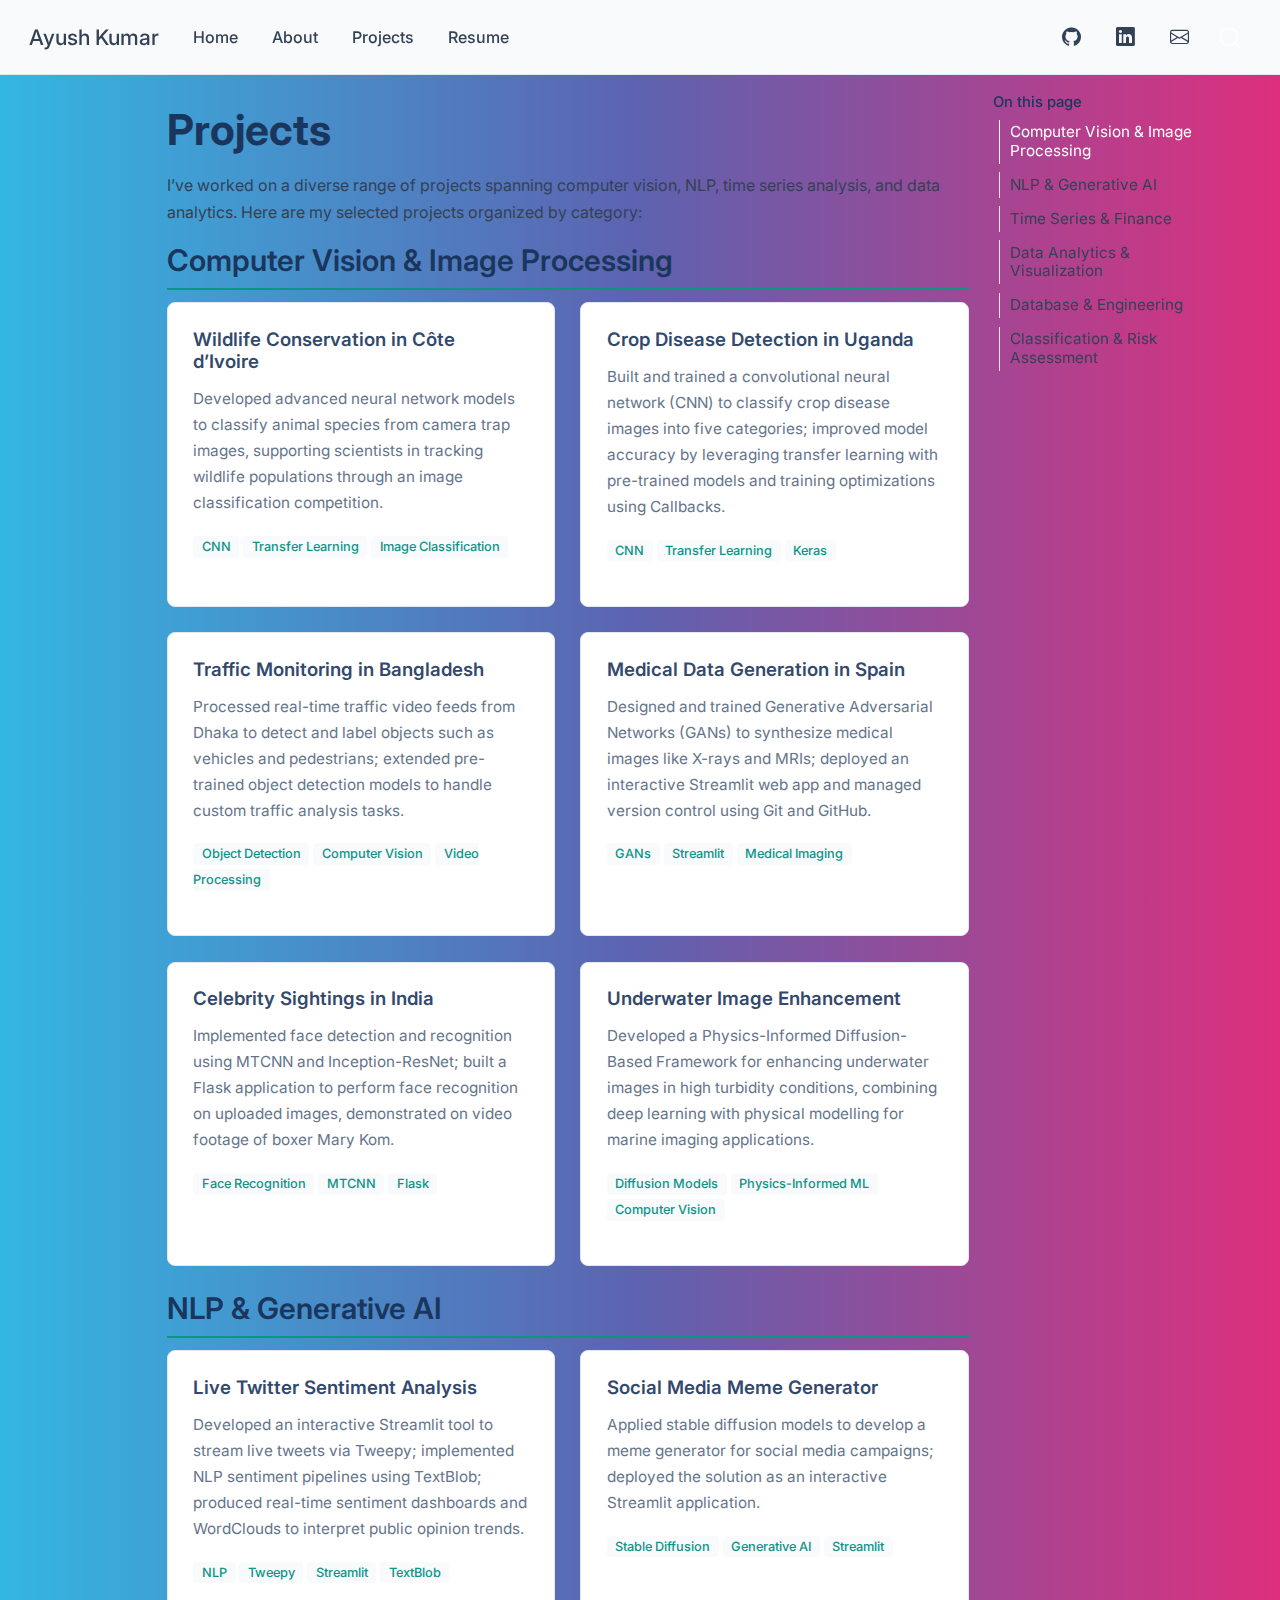
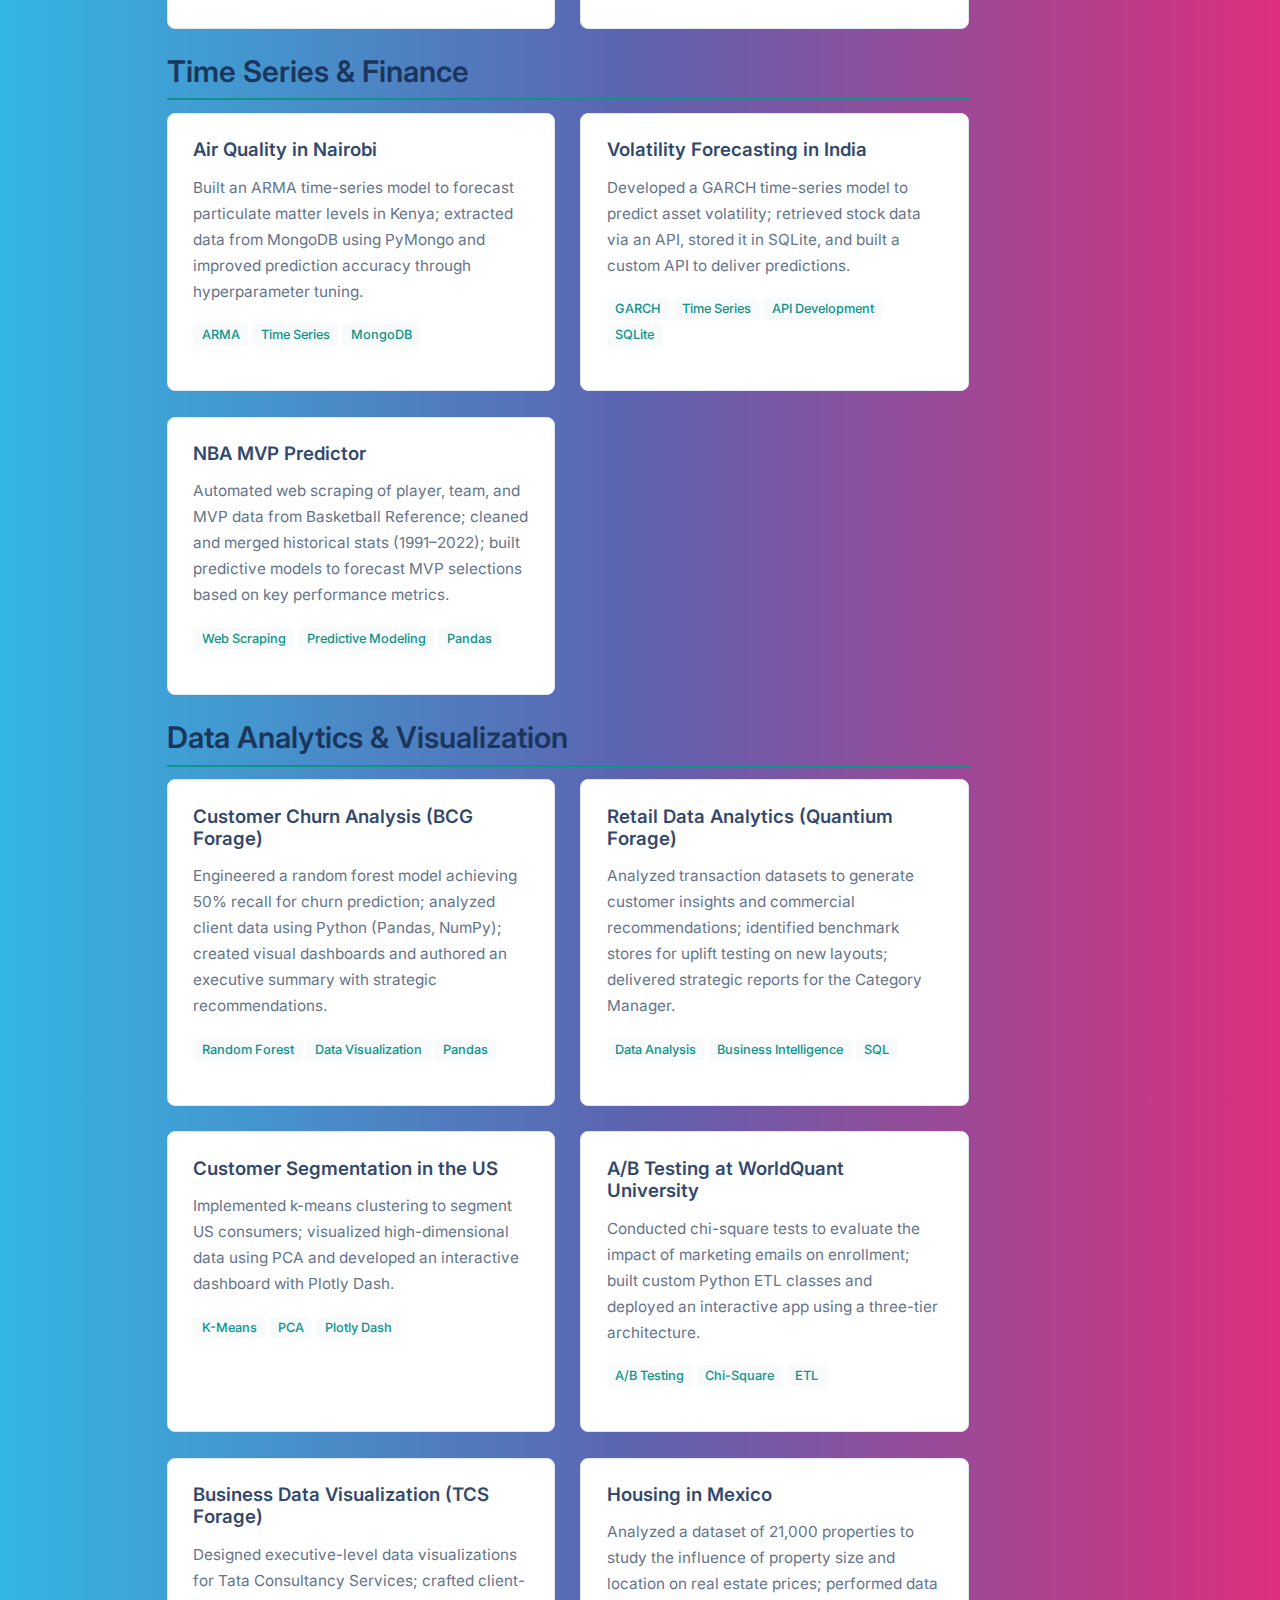
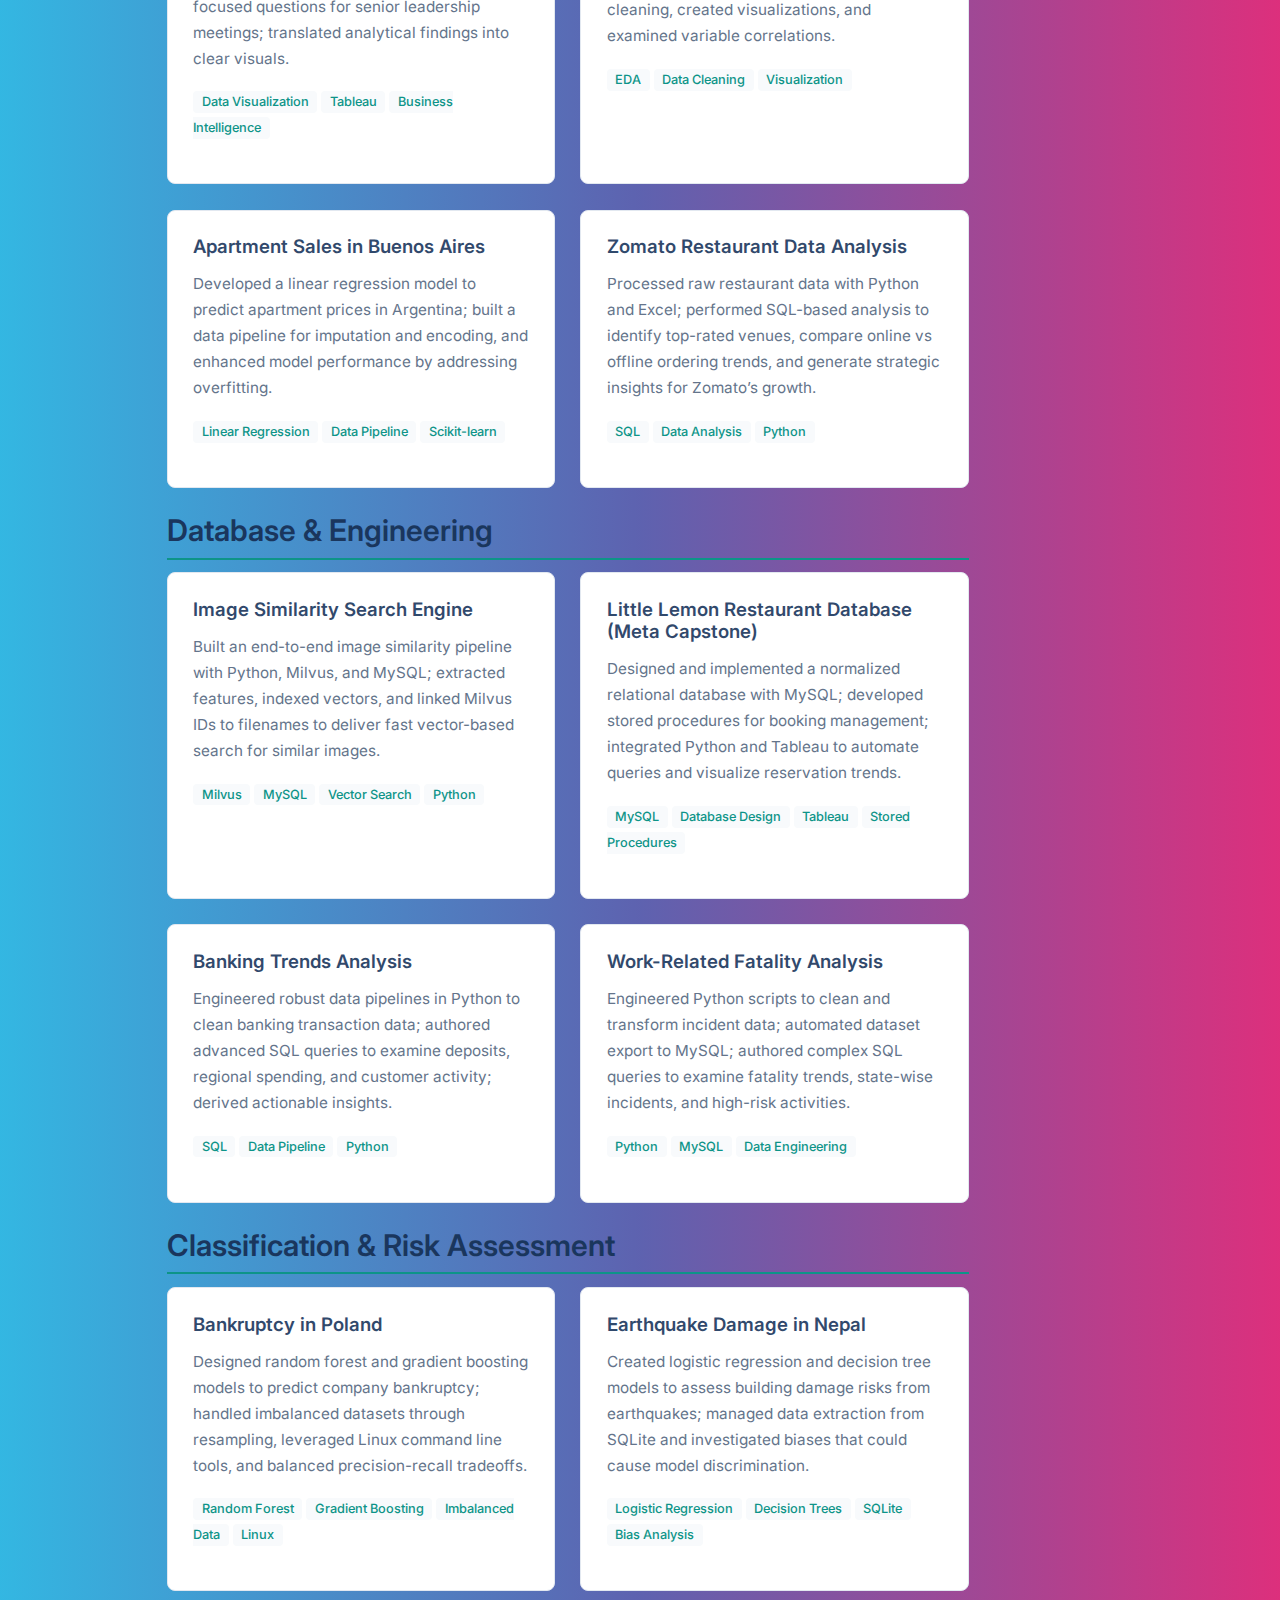
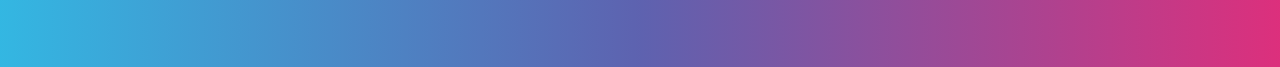
<file: _site/projects.html>
<!DOCTYPE html>
<html xmlns="http://www.w3.org/1999/xhtml" lang="en" xml:lang="en"><head>

<meta charset="utf-8">
<meta name="generator" content="quarto-1.7.33">

<meta name="viewport" content="width=device-width, initial-scale=1.0, user-scalable=yes">


<title>Projects – Ayush Kumar</title>
<style>
code{white-space: pre-wrap;}
span.smallcaps{font-variant: small-caps;}
div.columns{display: flex; gap: min(4vw, 1.5em);}
div.column{flex: auto; overflow-x: auto;}
div.hanging-indent{margin-left: 1.5em; text-indent: -1.5em;}
ul.task-list{list-style: none;}
ul.task-list li input[type="checkbox"] {
  width: 0.8em;
  margin: 0 0.8em 0.2em -1em; /* quarto-specific, see https://github.com/quarto-dev/quarto-cli/issues/4556 */ 
  vertical-align: middle;
}
</style>


<script src="site_libs/quarto-nav/quarto-nav.js"></script>
<script src="site_libs/quarto-nav/headroom.min.js"></script>
<script src="site_libs/clipboard/clipboard.min.js"></script>
<script src="site_libs/quarto-search/autocomplete.umd.js"></script>
<script src="site_libs/quarto-search/fuse.min.js"></script>
<script src="site_libs/quarto-search/quarto-search.js"></script>
<meta name="quarto:offset" content="./">
<script src="site_libs/quarto-html/quarto.js" type="module"></script>
<script src="site_libs/quarto-html/tabsets/tabsets.js" type="module"></script>
<script src="site_libs/quarto-html/popper.min.js"></script>
<script src="site_libs/quarto-html/tippy.umd.min.js"></script>
<script src="site_libs/quarto-html/anchor.min.js"></script>
<link href="site_libs/quarto-html/tippy.css" rel="stylesheet">
<link href="site_libs/quarto-html/quarto-syntax-highlighting-ea385d0e468b0dd5ea5bf0780b1290d9.css" rel="stylesheet" id="quarto-text-highlighting-styles">
<script src="site_libs/bootstrap/bootstrap.min.js"></script>
<link href="site_libs/bootstrap/bootstrap-icons.css" rel="stylesheet">
<link href="site_libs/bootstrap/bootstrap-17b125f10c161040885b65745336c770.min.css" rel="stylesheet" append-hash="true" id="quarto-bootstrap" data-mode="light">
<script id="quarto-search-options" type="application/json">{
  "location": "navbar",
  "copy-button": false,
  "collapse-after": 3,
  "panel-placement": "end",
  "type": "overlay",
  "limit": 50,
  "keyboard-shortcut": [
    "f",
    "/",
    "s"
  ],
  "show-item-context": false,
  "language": {
    "search-no-results-text": "No results",
    "search-matching-documents-text": "matching documents",
    "search-copy-link-title": "Copy link to search",
    "search-hide-matches-text": "Hide additional matches",
    "search-more-match-text": "more match in this document",
    "search-more-matches-text": "more matches in this document",
    "search-clear-button-title": "Clear",
    "search-text-placeholder": "",
    "search-detached-cancel-button-title": "Cancel",
    "search-submit-button-title": "Submit",
    "search-label": "Search"
  }
}</script>


<link rel="stylesheet" href="styles.css">
</head>

<body class="nav-fixed quarto-light">

<div id="quarto-search-results"></div>
  <header id="quarto-header" class="headroom fixed-top">
    <nav class="navbar navbar-expand-lg " data-bs-theme="dark">
      <div class="navbar-container container-fluid">
      <div class="navbar-brand-container mx-auto">
    <a class="navbar-brand" href="./index.html">
    <span class="navbar-title">Ayush Kumar</span>
    </a>
  </div>
            <div id="quarto-search" class="" title="Search"></div>
          <button class="navbar-toggler" type="button" data-bs-toggle="collapse" data-bs-target="#navbarCollapse" aria-controls="navbarCollapse" role="menu" aria-expanded="false" aria-label="Toggle navigation" onclick="if (window.quartoToggleHeadroom) { window.quartoToggleHeadroom(); }">
  <span class="navbar-toggler-icon"></span>
</button>
          <div class="collapse navbar-collapse" id="navbarCollapse">
            <ul class="navbar-nav navbar-nav-scroll me-auto">
  <li class="nav-item">
    <a class="nav-link" href="./index.html"> 
<span class="menu-text">Home</span></a>
  </li>  
  <li class="nav-item">
    <a class="nav-link" href="./about.html"> 
<span class="menu-text">About</span></a>
  </li>  
  <li class="nav-item">
    <a class="nav-link active" href="./projects.html" aria-current="page"> 
<span class="menu-text">Projects</span></a>
  </li>  
  <li class="nav-item">
    <a class="nav-link" href="./resume/Entire_Resume.pdf" target="_blank"> 
<span class="menu-text">Resume</span></a>
  </li>  
</ul>
            <ul class="navbar-nav navbar-nav-scroll ms-auto">
  <li class="nav-item compact">
    <a class="nav-link" href="https://github.com/Harper2123"> <i class="bi bi-github" role="img">
</i> 
<span class="menu-text"></span></a>
  </li>  
  <li class="nav-item compact">
    <a class="nav-link" href="https://www.linkedin.com/in/ayush-kumar-4234b8155/"> <i class="bi bi-linkedin" role="img">
</i> 
<span class="menu-text"></span></a>
  </li>  
  <li class="nav-item compact">
    <a class="nav-link" href="mailto:akcoolkmr@gmail.com"> <i class="bi bi-envelope" role="img">
</i> 
<span class="menu-text"></span></a>
  </li>  
</ul>
          </div> <!-- /navcollapse -->
            <div class="quarto-navbar-tools">
</div>
      </div> <!-- /container-fluid -->
    </nav>
</header>
<!-- content -->
<div id="quarto-content" class="quarto-container page-columns page-rows-contents page-layout-article page-navbar">
<!-- sidebar -->
<!-- margin-sidebar -->
    <div id="quarto-margin-sidebar" class="sidebar margin-sidebar">
        <nav id="TOC" role="doc-toc" class="toc-active">
    <h2 id="toc-title">On this page</h2>
   
  <ul>
  <li><a href="#computer-vision-image-processing" id="toc-computer-vision-image-processing" class="nav-link active" data-scroll-target="#computer-vision-image-processing">Computer Vision &amp; Image Processing</a></li>
  <li><a href="#nlp-generative-ai" id="toc-nlp-generative-ai" class="nav-link" data-scroll-target="#nlp-generative-ai">NLP &amp; Generative AI</a></li>
  <li><a href="#time-series-finance" id="toc-time-series-finance" class="nav-link" data-scroll-target="#time-series-finance">Time Series &amp; Finance</a></li>
  <li><a href="#data-analytics-visualization" id="toc-data-analytics-visualization" class="nav-link" data-scroll-target="#data-analytics-visualization">Data Analytics &amp; Visualization</a></li>
  <li><a href="#database-engineering" id="toc-database-engineering" class="nav-link" data-scroll-target="#database-engineering">Database &amp; Engineering</a></li>
  <li><a href="#classification-risk-assessment" id="toc-classification-risk-assessment" class="nav-link" data-scroll-target="#classification-risk-assessment">Classification &amp; Risk Assessment</a></li>
  </ul>
</nav>
    </div>
<!-- main -->
<main class="content" id="quarto-document-content">

<header id="title-block-header" class="quarto-title-block default">
<div class="quarto-title">
<h1 class="title">Projects</h1>
</div>



<div class="quarto-title-meta">

    
  
    
  </div>
  


</header>


<p>I’ve worked on a diverse range of projects spanning computer vision, NLP, time series analysis, and data analytics. Here are my selected projects organized by category:</p>
<section id="computer-vision-image-processing" class="level2">
<h2 class="anchored" data-anchor-id="computer-vision-image-processing">Computer Vision &amp; Image Processing</h2>
<div class="project-grid">
<section id="wildlife-conservation-in-côte-divoire" class="level3 project-card">
<h3 class="anchored" data-anchor-id="wildlife-conservation-in-côte-divoire">Wildlife Conservation in Côte d’Ivoire</h3>
<p>Developed advanced neural network models to classify animal species from camera trap images, supporting scientists in tracking wildlife populations through an image classification competition.</p>
<p><span class="project-tag">CNN</span> <span class="project-tag">Transfer Learning</span> <span class="project-tag">Image Classification</span></p>
</section>
<section id="crop-disease-detection-in-uganda" class="level3 project-card">
<h3 class="anchored" data-anchor-id="crop-disease-detection-in-uganda">Crop Disease Detection in Uganda</h3>
<p>Built and trained a convolutional neural network (CNN) to classify crop disease images into five categories; improved model accuracy by leveraging transfer learning with pre-trained models and training optimizations using Callbacks.</p>
<p><span class="project-tag">CNN</span> <span class="project-tag">Transfer Learning</span> <span class="project-tag">Keras</span></p>
</section>
<section id="traffic-monitoring-in-bangladesh" class="level3 project-card">
<h3 class="anchored" data-anchor-id="traffic-monitoring-in-bangladesh">Traffic Monitoring in Bangladesh</h3>
<p>Processed real-time traffic video feeds from Dhaka to detect and label objects such as vehicles and pedestrians; extended pre-trained object detection models to handle custom traffic analysis tasks.</p>
<p><span class="project-tag">Object Detection</span> <span class="project-tag">Computer Vision</span> <span class="project-tag">Video Processing</span></p>
</section>
<section id="medical-data-generation-in-spain" class="level3 project-card">
<h3 class="anchored" data-anchor-id="medical-data-generation-in-spain">Medical Data Generation in Spain</h3>
<p>Designed and trained Generative Adversarial Networks (GANs) to synthesize medical images like X-rays and MRIs; deployed an interactive Streamlit web app and managed version control using Git and GitHub.</p>
<p><span class="project-tag">GANs</span> <span class="project-tag">Streamlit</span> <span class="project-tag">Medical Imaging</span></p>
</section>
<section id="celebrity-sightings-in-india" class="level3 project-card">
<h3 class="anchored" data-anchor-id="celebrity-sightings-in-india">Celebrity Sightings in India</h3>
<p>Implemented face detection and recognition using MTCNN and Inception-ResNet; built a Flask application to perform face recognition on uploaded images, demonstrated on video footage of boxer Mary Kom.</p>
<p><span class="project-tag">Face Recognition</span> <span class="project-tag">MTCNN</span> <span class="project-tag">Flask</span></p>
</section>
<section id="underwater-image-enhancement" class="level3 project-card">
<h3 class="anchored" data-anchor-id="underwater-image-enhancement">Underwater Image Enhancement</h3>
<p>Developed a Physics-Informed Diffusion-Based Framework for enhancing underwater images in high turbidity conditions, combining deep learning with physical modelling for marine imaging applications.</p>
<p><span class="project-tag">Diffusion Models</span> <span class="project-tag">Physics-Informed ML</span> <span class="project-tag">Computer Vision</span></p>
</section>
</div>
</section>
<section id="nlp-generative-ai" class="level2">
<h2 class="anchored" data-anchor-id="nlp-generative-ai">NLP &amp; Generative AI</h2>
<div class="project-grid">
<section id="live-twitter-sentiment-analysis" class="level3 project-card">
<h3 class="anchored" data-anchor-id="live-twitter-sentiment-analysis">Live Twitter Sentiment Analysis</h3>
<p>Developed an interactive Streamlit tool to stream live tweets via Tweepy; implemented NLP sentiment pipelines using TextBlob; produced real-time sentiment dashboards and WordClouds to interpret public opinion trends.</p>
<p><span class="project-tag">NLP</span> <span class="project-tag">Tweepy</span> <span class="project-tag">Streamlit</span> <span class="project-tag">TextBlob</span></p>
</section>
<section id="social-media-meme-generator" class="level3 project-card">
<h3 class="anchored" data-anchor-id="social-media-meme-generator">Social Media Meme Generator</h3>
<p>Applied stable diffusion models to develop a meme generator for social media campaigns; deployed the solution as an interactive Streamlit application.</p>
<p><span class="project-tag">Stable Diffusion</span> <span class="project-tag">Generative AI</span> <span class="project-tag">Streamlit</span></p>
</section>
</div>
</section>
<section id="time-series-finance" class="level2">
<h2 class="anchored" data-anchor-id="time-series-finance">Time Series &amp; Finance</h2>
<div class="project-grid">
<section id="air-quality-in-nairobi" class="level3 project-card">
<h3 class="anchored" data-anchor-id="air-quality-in-nairobi">Air Quality in Nairobi</h3>
<p>Built an ARMA time-series model to forecast particulate matter levels in Kenya; extracted data from MongoDB using PyMongo and improved prediction accuracy through hyperparameter tuning.</p>
<p><span class="project-tag">ARMA</span> <span class="project-tag">Time Series</span> <span class="project-tag">MongoDB</span></p>
</section>
<section id="volatility-forecasting-in-india" class="level3 project-card">
<h3 class="anchored" data-anchor-id="volatility-forecasting-in-india">Volatility Forecasting in India</h3>
<p>Developed a GARCH time-series model to predict asset volatility; retrieved stock data via an API, stored it in SQLite, and built a custom API to deliver predictions.</p>
<p><span class="project-tag">GARCH</span> <span class="project-tag">Time Series</span> <span class="project-tag">API Development</span> <span class="project-tag">SQLite</span></p>
</section>
<section id="nba-mvp-predictor" class="level3 project-card">
<h3 class="anchored" data-anchor-id="nba-mvp-predictor">NBA MVP Predictor</h3>
<p>Automated web scraping of player, team, and MVP data from Basketball Reference; cleaned and merged historical stats (1991–2022); built predictive models to forecast MVP selections based on key performance metrics.</p>
<p><span class="project-tag">Web Scraping</span> <span class="project-tag">Predictive Modeling</span> <span class="project-tag">Pandas</span></p>
</section>
</div>
</section>
<section id="data-analytics-visualization" class="level2">
<h2 class="anchored" data-anchor-id="data-analytics-visualization">Data Analytics &amp; Visualization</h2>
<div class="project-grid">
<section id="customer-churn-analysis-bcg-forage" class="level3 project-card">
<h3 class="anchored" data-anchor-id="customer-churn-analysis-bcg-forage">Customer Churn Analysis (BCG Forage)</h3>
<p>Engineered a random forest model achieving 50% recall for churn prediction; analyzed client data using Python (Pandas, NumPy); created visual dashboards and authored an executive summary with strategic recommendations.</p>
<p><span class="project-tag">Random Forest</span> <span class="project-tag">Data Visualization</span> <span class="project-tag">Pandas</span></p>
</section>
<section id="retail-data-analytics-quantium-forage" class="level3 project-card">
<h3 class="anchored" data-anchor-id="retail-data-analytics-quantium-forage">Retail Data Analytics (Quantium Forage)</h3>
<p>Analyzed transaction datasets to generate customer insights and commercial recommendations; identified benchmark stores for uplift testing on new layouts; delivered strategic reports for the Category Manager.</p>
<p><span class="project-tag">Data Analysis</span> <span class="project-tag">Business Intelligence</span> <span class="project-tag">SQL</span></p>
</section>
<section id="customer-segmentation-in-the-us" class="level3 project-card">
<h3 class="anchored" data-anchor-id="customer-segmentation-in-the-us">Customer Segmentation in the US</h3>
<p>Implemented k-means clustering to segment US consumers; visualized high-dimensional data using PCA and developed an interactive dashboard with Plotly Dash.</p>
<p><span class="project-tag">K-Means</span> <span class="project-tag">PCA</span> <span class="project-tag">Plotly Dash</span></p>
</section>
<section id="ab-testing-at-worldquant-university" class="level3 project-card">
<h3 class="anchored" data-anchor-id="ab-testing-at-worldquant-university">A/B Testing at WorldQuant University</h3>
<p>Conducted chi-square tests to evaluate the impact of marketing emails on enrollment; built custom Python ETL classes and deployed an interactive app using a three-tier architecture.</p>
<p><span class="project-tag">A/B Testing</span> <span class="project-tag">Chi-Square</span> <span class="project-tag">ETL</span></p>
</section>
<section id="business-data-visualization-tcs-forage" class="level3 project-card">
<h3 class="anchored" data-anchor-id="business-data-visualization-tcs-forage">Business Data Visualization (TCS Forage)</h3>
<p>Designed executive-level data visualizations for Tata Consultancy Services; crafted client-focused questions for senior leadership meetings; translated analytical findings into clear visuals.</p>
<p><span class="project-tag">Data Visualization</span> <span class="project-tag">Tableau</span> <span class="project-tag">Business Intelligence</span></p>
</section>
<section id="housing-in-mexico" class="level3 project-card">
<h3 class="anchored" data-anchor-id="housing-in-mexico">Housing in Mexico</h3>
<p>Analyzed a dataset of 21,000 properties to study the influence of property size and location on real estate prices; performed data cleaning, created visualizations, and examined variable correlations.</p>
<p><span class="project-tag">EDA</span> <span class="project-tag">Data Cleaning</span> <span class="project-tag">Visualization</span></p>
</section>
<section id="apartment-sales-in-buenos-aires" class="level3 project-card">
<h3 class="anchored" data-anchor-id="apartment-sales-in-buenos-aires">Apartment Sales in Buenos Aires</h3>
<p>Developed a linear regression model to predict apartment prices in Argentina; built a data pipeline for imputation and encoding, and enhanced model performance by addressing overfitting.</p>
<p><span class="project-tag">Linear Regression</span> <span class="project-tag">Data Pipeline</span> <span class="project-tag">Scikit-learn</span></p>
</section>
<section id="zomato-restaurant-data-analysis" class="level3 project-card">
<h3 class="anchored" data-anchor-id="zomato-restaurant-data-analysis">Zomato Restaurant Data Analysis</h3>
<p>Processed raw restaurant data with Python and Excel; performed SQL-based analysis to identify top-rated venues, compare online vs offline ordering trends, and generate strategic insights for Zomato’s growth.</p>
<p><span class="project-tag">SQL</span> <span class="project-tag">Data Analysis</span> <span class="project-tag">Python</span></p>
</section>
</div>
</section>
<section id="database-engineering" class="level2">
<h2 class="anchored" data-anchor-id="database-engineering">Database &amp; Engineering</h2>
<div class="project-grid">
<section id="image-similarity-search-engine" class="level3 project-card">
<h3 class="anchored" data-anchor-id="image-similarity-search-engine">Image Similarity Search Engine</h3>
<p>Built an end-to-end image similarity pipeline with Python, Milvus, and MySQL; extracted features, indexed vectors, and linked Milvus IDs to filenames to deliver fast vector-based search for similar images.</p>
<p><span class="project-tag">Milvus</span> <span class="project-tag">MySQL</span> <span class="project-tag">Vector Search</span> <span class="project-tag">Python</span></p>
</section>
<section id="little-lemon-restaurant-database-meta-capstone" class="level3 project-card">
<h3 class="anchored" data-anchor-id="little-lemon-restaurant-database-meta-capstone">Little Lemon Restaurant Database (Meta Capstone)</h3>
<p>Designed and implemented a normalized relational database with MySQL; developed stored procedures for booking management; integrated Python and Tableau to automate queries and visualize reservation trends.</p>
<p><span class="project-tag">MySQL</span> <span class="project-tag">Database Design</span> <span class="project-tag">Tableau</span> <span class="project-tag">Stored Procedures</span></p>
</section>
<section id="banking-trends-analysis" class="level3 project-card">
<h3 class="anchored" data-anchor-id="banking-trends-analysis">Banking Trends Analysis</h3>
<p>Engineered robust data pipelines in Python to clean banking transaction data; authored advanced SQL queries to examine deposits, regional spending, and customer activity; derived actionable insights.</p>
<p><span class="project-tag">SQL</span> <span class="project-tag">Data Pipeline</span> <span class="project-tag">Python</span></p>
</section>
<section id="work-related-fatality-analysis" class="level3 project-card">
<h3 class="anchored" data-anchor-id="work-related-fatality-analysis">Work-Related Fatality Analysis</h3>
<p>Engineered Python scripts to clean and transform incident data; automated dataset export to MySQL; authored complex SQL queries to examine fatality trends, state-wise incidents, and high-risk activities.</p>
<p><span class="project-tag">Python</span> <span class="project-tag">MySQL</span> <span class="project-tag">Data Engineering</span></p>
</section>
</div>
</section>
<section id="classification-risk-assessment" class="level2">
<h2 class="anchored" data-anchor-id="classification-risk-assessment">Classification &amp; Risk Assessment</h2>
<div class="project-grid">
<section id="bankruptcy-in-poland" class="level3 project-card">
<h3 class="anchored" data-anchor-id="bankruptcy-in-poland">Bankruptcy in Poland</h3>
<p>Designed random forest and gradient boosting models to predict company bankruptcy; handled imbalanced datasets through resampling, leveraged Linux command line tools, and balanced precision-recall tradeoffs.</p>
<p><span class="project-tag">Random Forest</span> <span class="project-tag">Gradient Boosting</span> <span class="project-tag">Imbalanced Data</span> <span class="project-tag">Linux</span></p>
</section>
<section id="earthquake-damage-in-nepal" class="level3 project-card">
<h3 class="anchored" data-anchor-id="earthquake-damage-in-nepal">Earthquake Damage in Nepal</h3>
<p>Created logistic regression and decision tree models to assess building damage risks from earthquakes; managed data extraction from SQLite and investigated biases that could cause model discrimination.</p>
<p><span class="project-tag">Logistic Regression</span> <span class="project-tag">Decision Trees</span> <span class="project-tag">SQLite</span> <span class="project-tag">Bias Analysis</span></p>
</section>
</div>


</section>

</main> <!-- /main -->
<script id="quarto-html-after-body" type="application/javascript">
  window.document.addEventListener("DOMContentLoaded", function (event) {
    const icon = "";
    const anchorJS = new window.AnchorJS();
    anchorJS.options = {
      placement: 'right',
      icon: icon
    };
    anchorJS.add('.anchored');
    const isCodeAnnotation = (el) => {
      for (const clz of el.classList) {
        if (clz.startsWith('code-annotation-')) {                     
          return true;
        }
      }
      return false;
    }
    const onCopySuccess = function(e) {
      // button target
      const button = e.trigger;
      // don't keep focus
      button.blur();
      // flash "checked"
      button.classList.add('code-copy-button-checked');
      var currentTitle = button.getAttribute("title");
      button.setAttribute("title", "Copied!");
      let tooltip;
      if (window.bootstrap) {
        button.setAttribute("data-bs-toggle", "tooltip");
        button.setAttribute("data-bs-placement", "left");
        button.setAttribute("data-bs-title", "Copied!");
        tooltip = new bootstrap.Tooltip(button, 
          { trigger: "manual", 
            customClass: "code-copy-button-tooltip",
            offset: [0, -8]});
        tooltip.show();    
      }
      setTimeout(function() {
        if (tooltip) {
          tooltip.hide();
          button.removeAttribute("data-bs-title");
          button.removeAttribute("data-bs-toggle");
          button.removeAttribute("data-bs-placement");
        }
        button.setAttribute("title", currentTitle);
        button.classList.remove('code-copy-button-checked');
      }, 1000);
      // clear code selection
      e.clearSelection();
    }
    const getTextToCopy = function(trigger) {
        const codeEl = trigger.previousElementSibling.cloneNode(true);
        for (const childEl of codeEl.children) {
          if (isCodeAnnotation(childEl)) {
            childEl.remove();
          }
        }
        return codeEl.innerText;
    }
    const clipboard = new window.ClipboardJS('.code-copy-button:not([data-in-quarto-modal])', {
      text: getTextToCopy
    });
    clipboard.on('success', onCopySuccess);
    if (window.document.getElementById('quarto-embedded-source-code-modal')) {
      const clipboardModal = new window.ClipboardJS('.code-copy-button[data-in-quarto-modal]', {
        text: getTextToCopy,
        container: window.document.getElementById('quarto-embedded-source-code-modal')
      });
      clipboardModal.on('success', onCopySuccess);
    }
      var localhostRegex = new RegExp(/^(?:http|https):\/\/localhost\:?[0-9]*\//);
      var mailtoRegex = new RegExp(/^mailto:/);
        var filterRegex = new RegExp('/' + window.location.host + '/');
      var isInternal = (href) => {
          return filterRegex.test(href) || localhostRegex.test(href) || mailtoRegex.test(href);
      }
      // Inspect non-navigation links and adorn them if external
     var links = window.document.querySelectorAll('a[href]:not(.nav-link):not(.navbar-brand):not(.toc-action):not(.sidebar-link):not(.sidebar-item-toggle):not(.pagination-link):not(.no-external):not([aria-hidden]):not(.dropdown-item):not(.quarto-navigation-tool):not(.about-link)');
      for (var i=0; i<links.length; i++) {
        const link = links[i];
        if (!isInternal(link.href)) {
          // undo the damage that might have been done by quarto-nav.js in the case of
          // links that we want to consider external
          if (link.dataset.originalHref !== undefined) {
            link.href = link.dataset.originalHref;
          }
            // target, if specified
            link.setAttribute("target", "_blank");
            if (link.getAttribute("rel") === null) {
              link.setAttribute("rel", "noopener");
            }
            // default icon
            link.classList.add("external");
        }
      }
    function tippyHover(el, contentFn, onTriggerFn, onUntriggerFn) {
      const config = {
        allowHTML: true,
        maxWidth: 500,
        delay: 100,
        arrow: false,
        appendTo: function(el) {
            return el.parentElement;
        },
        interactive: true,
        interactiveBorder: 10,
        theme: 'quarto',
        placement: 'bottom-start',
      };
      if (contentFn) {
        config.content = contentFn;
      }
      if (onTriggerFn) {
        config.onTrigger = onTriggerFn;
      }
      if (onUntriggerFn) {
        config.onUntrigger = onUntriggerFn;
      }
      window.tippy(el, config); 
    }
    const noterefs = window.document.querySelectorAll('a[role="doc-noteref"]');
    for (var i=0; i<noterefs.length; i++) {
      const ref = noterefs[i];
      tippyHover(ref, function() {
        // use id or data attribute instead here
        let href = ref.getAttribute('data-footnote-href') || ref.getAttribute('href');
        try { href = new URL(href).hash; } catch {}
        const id = href.replace(/^#\/?/, "");
        const note = window.document.getElementById(id);
        if (note) {
          return note.innerHTML;
        } else {
          return "";
        }
      });
    }
    const xrefs = window.document.querySelectorAll('a.quarto-xref');
    const processXRef = (id, note) => {
      // Strip column container classes
      const stripColumnClz = (el) => {
        el.classList.remove("page-full", "page-columns");
        if (el.children) {
          for (const child of el.children) {
            stripColumnClz(child);
          }
        }
      }
      stripColumnClz(note)
      if (id === null || id.startsWith('sec-')) {
        // Special case sections, only their first couple elements
        const container = document.createElement("div");
        if (note.children && note.children.length > 2) {
          container.appendChild(note.children[0].cloneNode(true));
          for (let i = 1; i < note.children.length; i++) {
            const child = note.children[i];
            if (child.tagName === "P" && child.innerText === "") {
              continue;
            } else {
              container.appendChild(child.cloneNode(true));
              break;
            }
          }
          if (window.Quarto?.typesetMath) {
            window.Quarto.typesetMath(container);
          }
          return container.innerHTML
        } else {
          if (window.Quarto?.typesetMath) {
            window.Quarto.typesetMath(note);
          }
          return note.innerHTML;
        }
      } else {
        // Remove any anchor links if they are present
        const anchorLink = note.querySelector('a.anchorjs-link');
        if (anchorLink) {
          anchorLink.remove();
        }
        if (window.Quarto?.typesetMath) {
          window.Quarto.typesetMath(note);
        }
        if (note.classList.contains("callout")) {
          return note.outerHTML;
        } else {
          return note.innerHTML;
        }
      }
    }
    for (var i=0; i<xrefs.length; i++) {
      const xref = xrefs[i];
      tippyHover(xref, undefined, function(instance) {
        instance.disable();
        let url = xref.getAttribute('href');
        let hash = undefined; 
        if (url.startsWith('#')) {
          hash = url;
        } else {
          try { hash = new URL(url).hash; } catch {}
        }
        if (hash) {
          const id = hash.replace(/^#\/?/, "");
          const note = window.document.getElementById(id);
          if (note !== null) {
            try {
              const html = processXRef(id, note.cloneNode(true));
              instance.setContent(html);
            } finally {
              instance.enable();
              instance.show();
            }
          } else {
            // See if we can fetch this
            fetch(url.split('#')[0])
            .then(res => res.text())
            .then(html => {
              const parser = new DOMParser();
              const htmlDoc = parser.parseFromString(html, "text/html");
              const note = htmlDoc.getElementById(id);
              if (note !== null) {
                const html = processXRef(id, note);
                instance.setContent(html);
              } 
            }).finally(() => {
              instance.enable();
              instance.show();
            });
          }
        } else {
          // See if we can fetch a full url (with no hash to target)
          // This is a special case and we should probably do some content thinning / targeting
          fetch(url)
          .then(res => res.text())
          .then(html => {
            const parser = new DOMParser();
            const htmlDoc = parser.parseFromString(html, "text/html");
            const note = htmlDoc.querySelector('main.content');
            if (note !== null) {
              // This should only happen for chapter cross references
              // (since there is no id in the URL)
              // remove the first header
              if (note.children.length > 0 && note.children[0].tagName === "HEADER") {
                note.children[0].remove();
              }
              const html = processXRef(null, note);
              instance.setContent(html);
            } 
          }).finally(() => {
            instance.enable();
            instance.show();
          });
        }
      }, function(instance) {
      });
    }
        let selectedAnnoteEl;
        const selectorForAnnotation = ( cell, annotation) => {
          let cellAttr = 'data-code-cell="' + cell + '"';
          let lineAttr = 'data-code-annotation="' +  annotation + '"';
          const selector = 'span[' + cellAttr + '][' + lineAttr + ']';
          return selector;
        }
        const selectCodeLines = (annoteEl) => {
          const doc = window.document;
          const targetCell = annoteEl.getAttribute("data-target-cell");
          const targetAnnotation = annoteEl.getAttribute("data-target-annotation");
          const annoteSpan = window.document.querySelector(selectorForAnnotation(targetCell, targetAnnotation));
          const lines = annoteSpan.getAttribute("data-code-lines").split(",");
          const lineIds = lines.map((line) => {
            return targetCell + "-" + line;
          })
          let top = null;
          let height = null;
          let parent = null;
          if (lineIds.length > 0) {
              //compute the position of the single el (top and bottom and make a div)
              const el = window.document.getElementById(lineIds[0]);
              top = el.offsetTop;
              height = el.offsetHeight;
              parent = el.parentElement.parentElement;
            if (lineIds.length > 1) {
              const lastEl = window.document.getElementById(lineIds[lineIds.length - 1]);
              const bottom = lastEl.offsetTop + lastEl.offsetHeight;
              height = bottom - top;
            }
            if (top !== null && height !== null && parent !== null) {
              // cook up a div (if necessary) and position it 
              let div = window.document.getElementById("code-annotation-line-highlight");
              if (div === null) {
                div = window.document.createElement("div");
                div.setAttribute("id", "code-annotation-line-highlight");
                div.style.position = 'absolute';
                parent.appendChild(div);
              }
              div.style.top = top - 2 + "px";
              div.style.height = height + 4 + "px";
              div.style.left = 0;
              let gutterDiv = window.document.getElementById("code-annotation-line-highlight-gutter");
              if (gutterDiv === null) {
                gutterDiv = window.document.createElement("div");
                gutterDiv.setAttribute("id", "code-annotation-line-highlight-gutter");
                gutterDiv.style.position = 'absolute';
                const codeCell = window.document.getElementById(targetCell);
                const gutter = codeCell.querySelector('.code-annotation-gutter');
                gutter.appendChild(gutterDiv);
              }
              gutterDiv.style.top = top - 2 + "px";
              gutterDiv.style.height = height + 4 + "px";
            }
            selectedAnnoteEl = annoteEl;
          }
        };
        const unselectCodeLines = () => {
          const elementsIds = ["code-annotation-line-highlight", "code-annotation-line-highlight-gutter"];
          elementsIds.forEach((elId) => {
            const div = window.document.getElementById(elId);
            if (div) {
              div.remove();
            }
          });
          selectedAnnoteEl = undefined;
        };
          // Handle positioning of the toggle
      window.addEventListener(
        "resize",
        throttle(() => {
          elRect = undefined;
          if (selectedAnnoteEl) {
            selectCodeLines(selectedAnnoteEl);
          }
        }, 10)
      );
      function throttle(fn, ms) {
      let throttle = false;
      let timer;
        return (...args) => {
          if(!throttle) { // first call gets through
              fn.apply(this, args);
              throttle = true;
          } else { // all the others get throttled
              if(timer) clearTimeout(timer); // cancel #2
              timer = setTimeout(() => {
                fn.apply(this, args);
                timer = throttle = false;
              }, ms);
          }
        };
      }
        // Attach click handler to the DT
        const annoteDls = window.document.querySelectorAll('dt[data-target-cell]');
        for (const annoteDlNode of annoteDls) {
          annoteDlNode.addEventListener('click', (event) => {
            const clickedEl = event.target;
            if (clickedEl !== selectedAnnoteEl) {
              unselectCodeLines();
              const activeEl = window.document.querySelector('dt[data-target-cell].code-annotation-active');
              if (activeEl) {
                activeEl.classList.remove('code-annotation-active');
              }
              selectCodeLines(clickedEl);
              clickedEl.classList.add('code-annotation-active');
            } else {
              // Unselect the line
              unselectCodeLines();
              clickedEl.classList.remove('code-annotation-active');
            }
          });
        }
    const findCites = (el) => {
      const parentEl = el.parentElement;
      if (parentEl) {
        const cites = parentEl.dataset.cites;
        if (cites) {
          return {
            el,
            cites: cites.split(' ')
          };
        } else {
          return findCites(el.parentElement)
        }
      } else {
        return undefined;
      }
    };
    var bibliorefs = window.document.querySelectorAll('a[role="doc-biblioref"]');
    for (var i=0; i<bibliorefs.length; i++) {
      const ref = bibliorefs[i];
      const citeInfo = findCites(ref);
      if (citeInfo) {
        tippyHover(citeInfo.el, function() {
          var popup = window.document.createElement('div');
          citeInfo.cites.forEach(function(cite) {
            var citeDiv = window.document.createElement('div');
            citeDiv.classList.add('hanging-indent');
            citeDiv.classList.add('csl-entry');
            var biblioDiv = window.document.getElementById('ref-' + cite);
            if (biblioDiv) {
              citeDiv.innerHTML = biblioDiv.innerHTML;
            }
            popup.appendChild(citeDiv);
          });
          return popup.innerHTML;
        });
      }
    }
  });
  </script>
</div> <!-- /content -->




</body></html>
</file>
<file: site_libs/quarto-html/tippy.css>
.tippy-box[data-animation=fade][data-state=hidden]{opacity:0}[data-tippy-root]{max-width:calc(100vw - 10px)}.tippy-box{position:relative;background-color:#333;color:#fff;border-radius:4px;font-size:14px;line-height:1.4;white-space:normal;outline:0;transition-property:transform,visibility,opacity}.tippy-box[data-placement^=top]>.tippy-arrow{bottom:0}.tippy-box[data-placement^=top]>.tippy-arrow:before{bottom:-7px;left:0;border-width:8px 8px 0;border-top-color:initial;transform-origin:center top}.tippy-box[data-placement^=bottom]>.tippy-arrow{top:0}.tippy-box[data-placement^=bottom]>.tippy-arrow:before{top:-7px;left:0;border-width:0 8px 8px;border-bottom-color:initial;transform-origin:center bottom}.tippy-box[data-placement^=left]>.tippy-arrow{right:0}.tippy-box[data-placement^=left]>.tippy-arrow:before{border-width:8px 0 8px 8px;border-left-color:initial;right:-7px;transform-origin:center left}.tippy-box[data-placement^=right]>.tippy-arrow{left:0}.tippy-box[data-placement^=right]>.tippy-arrow:before{left:-7px;border-width:8px 8px 8px 0;border-right-color:initial;transform-origin:center right}.tippy-box[data-inertia][data-state=visible]{transition-timing-function:cubic-bezier(.54,1.5,.38,1.11)}.tippy-arrow{width:16px;height:16px;color:#333}.tippy-arrow:before{content:"";position:absolute;border-color:transparent;border-style:solid}.tippy-content{position:relative;padding:5px 9px;z-index:1}
</file>
<file: site_libs/quarto-html/quarto-syntax-highlighting-ea385d0e468b0dd5ea5bf0780b1290d9.css>
/* quarto syntax highlight colors */
:root {
  --quarto-hl-ot-color: #003B4F;
  --quarto-hl-at-color: #657422;
  --quarto-hl-ss-color: #20794D;
  --quarto-hl-an-color: #5E5E5E;
  --quarto-hl-fu-color: #4758AB;
  --quarto-hl-st-color: #20794D;
  --quarto-hl-cf-color: #003B4F;
  --quarto-hl-op-color: #5E5E5E;
  --quarto-hl-er-color: #AD0000;
  --quarto-hl-bn-color: #AD0000;
  --quarto-hl-al-color: #AD0000;
  --quarto-hl-va-color: #111111;
  --quarto-hl-bu-color: inherit;
  --quarto-hl-ex-color: inherit;
  --quarto-hl-pp-color: #AD0000;
  --quarto-hl-in-color: #5E5E5E;
  --quarto-hl-vs-color: #20794D;
  --quarto-hl-wa-color: #5E5E5E;
  --quarto-hl-do-color: #5E5E5E;
  --quarto-hl-im-color: #00769E;
  --quarto-hl-ch-color: #20794D;
  --quarto-hl-dt-color: #AD0000;
  --quarto-hl-fl-color: #AD0000;
  --quarto-hl-co-color: #5E5E5E;
  --quarto-hl-cv-color: #5E5E5E;
  --quarto-hl-cn-color: #8f5902;
  --quarto-hl-sc-color: #5E5E5E;
  --quarto-hl-dv-color: #AD0000;
  --quarto-hl-kw-color: #003B4F;
}

/* other quarto variables */
:root {
  --quarto-font-monospace: SFMono-Regular, Menlo, Monaco, Consolas, "Liberation Mono", "Courier New", monospace;
}

/* syntax highlight based on Pandoc's rules */
pre > code.sourceCode > span {
  color: #003B4F;
}

code.sourceCode > span {
  color: #003B4F;
}

div.sourceCode,
div.sourceCode pre.sourceCode {
  color: #003B4F;
}

/* Normal */
code span {
  color: #003B4F;
}

/* Alert */
code span.al {
  color: #AD0000;
  font-style: inherit;
}

/* Annotation */
code span.an {
  color: #5E5E5E;
  font-style: inherit;
}

/* Attribute */
code span.at {
  color: #657422;
  font-style: inherit;
}

/* BaseN */
code span.bn {
  color: #AD0000;
  font-style: inherit;
}

/* BuiltIn */
code span.bu {
  font-style: inherit;
}

/* ControlFlow */
code span.cf {
  color: #003B4F;
  font-weight: bold;
  font-style: inherit;
}

/* Char */
code span.ch {
  color: #20794D;
  font-style: inherit;
}

/* Constant */
code span.cn {
  color: #8f5902;
  font-style: inherit;
}

/* Comment */
code span.co {
  color: #5E5E5E;
  font-style: inherit;
}

/* CommentVar */
code span.cv {
  color: #5E5E5E;
  font-style: italic;
}

/* Documentation */
code span.do {
  color: #5E5E5E;
  font-style: italic;
}

/* DataType */
code span.dt {
  color: #AD0000;
  font-style: inherit;
}

/* DecVal */
code span.dv {
  color: #AD0000;
  font-style: inherit;
}

/* Error */
code span.er {
  color: #AD0000;
  font-style: inherit;
}

/* Extension */
code span.ex {
  font-style: inherit;
}

/* Float */
code span.fl {
  color: #AD0000;
  font-style: inherit;
}

/* Function */
code span.fu {
  color: #4758AB;
  font-style: inherit;
}

/* Import */
code span.im {
  color: #00769E;
  font-style: inherit;
}

/* Information */
code span.in {
  color: #5E5E5E;
  font-style: inherit;
}

/* Keyword */
code span.kw {
  color: #003B4F;
  font-weight: bold;
  font-style: inherit;
}

/* Operator */
code span.op {
  color: #5E5E5E;
  font-style: inherit;
}

/* Other */
code span.ot {
  color: #003B4F;
  font-style: inherit;
}

/* Preprocessor */
code span.pp {
  color: #AD0000;
  font-style: inherit;
}

/* SpecialChar */
code span.sc {
  color: #5E5E5E;
  font-style: inherit;
}

/* SpecialString */
code span.ss {
  color: #20794D;
  font-style: inherit;
}

/* String */
code span.st {
  color: #20794D;
  font-style: inherit;
}

/* Variable */
code span.va {
  color: #111111;
  font-style: inherit;
}

/* VerbatimString */
code span.vs {
  color: #20794D;
  font-style: inherit;
}

/* Warning */
code span.wa {
  color: #5E5E5E;
  font-style: italic;
}

.prevent-inlining {
  content: "</";
}

/*# sourceMappingURL=538754cbb4183396a2435bcb80637e05.css.map */
</file>
<file: styles.css>
@import url('https://fonts.googleapis.com/css2?family=Inter:wght@300;400;500;600;700&display=swap');

:root {
  --primary-color: #1a365d;
  --accent-color: #0d9488;
  --text-color: #334155;
  --text-light: #64748b;
  --bg-color: #ffffff;
  --bg-secondary: #f8fafc;
  --card-bg: #ffffff;
  --border-color: #e2e8f0;
  --shadow: 0 1px 3px rgba(0, 0, 0, 0.1);
  --shadow-hover: 0 10px 25px rgba(0, 0, 0, 0.1);
  --radius: 8px;
  --transition: all 0.3s ease;
}

[data-theme="dark"] {
  --primary-color: #60a5fa;
  --accent-color: #2dd4bf;
  --text-color: #e2e8f0;
  --text-light: #94a3b8;
  --bg-color: #0f172a;
  --bg-secondary: #1e293b;
  --card-bg: #1e293b;
  --border-color: #334155;
  --shadow: 0 1px 3px rgba(0, 0, 0, 0.3);
  --shadow-hover: 0 10px 25px rgba(0, 0, 0, 0.4);
}

* {
  box-sizing: border-box;
}

body {
  font-family: 'Inter', -apple-system, BlinkMacSystemFont, 'Segoe UI', Roboto, sans-serif;
  font-size: 16px;
  line-height: 1.7;
  color: var(--text-color);
  background-color: var(--bg-color);
}

h1, h2, h3, h4, h5, h6 {
  font-weight: 600;
  color: var(--primary-color);
  margin-top: 1.5rem;
  margin-bottom: 0.75rem;
}

h1 {
  font-size: 2.5rem;
  font-weight: 700;
}

h2 {
  font-size: 1.75rem;
  border-bottom: 2px solid var(--accent-color);
  padding-bottom: 0.5rem;
}

h3 {
  font-size: 1.25rem;
}

a {
  color: var(--accent-color);
  text-decoration: none;
  transition: var(--transition);
}

a:hover {
  color: var(--primary-color);
}

.navbar {
  background-color: var(--bg-secondary) !important;
  border-bottom: 1px solid var(--border-color);
  padding: 0.75rem 1rem;
}

.navbar a {
  color: var(--text-color) !important;
  font-weight: 500;
  transition: var(--transition);
}

.navbar a:hover {
  color: var(--accent-color) !important;
}

.navbar-brand {
  font-weight: 700;
  color: var(--primary-color) !important;
}

#quarto-header .nav-item.active > .nav-link {
  color: var(--accent-color) !important;
  font-weight: 600;
}

.navbar-nav .nav-link {
  padding: 0.5rem 1rem !important;
}

.hero {
  text-align: center;
  padding: 4rem 2rem;
  background: linear-gradient(135deg, var(--bg-secondary) 0%, var(--bg-color) 100%);
  border-radius: var(--radius);
  margin-bottom: 2rem;
}

.hero h1 {
  font-size: 3rem;
  margin-bottom: 1rem;
  background: linear-gradient(135deg, var(--primary-color), var(--accent-color));
  -webkit-background-clip: text;
  -webkit-text-fill-color: transparent;
  background-clip: text;
}

.hero .subtitle {
  font-size: 1.25rem;
  color: var(--text-light);
  margin-bottom: 1.5rem;
}

.hero .contact-links {
  display: flex;
  gap: 1rem;
  justify-content: center;
  flex-wrap: wrap;
  margin-top: 1.5rem;
}

.hero .contact-links a {
  display: inline-flex;
  align-items: center;
  gap: 0.5rem;
  padding: 0.5rem 1rem;
  background: var(--card-bg);
  border: 1px solid var(--border-color);
  border-radius: var(--radius);
  transition: var(--transition);
}

.hero .contact-links a:hover {
  border-color: var(--accent-color);
  transform: translateY(-2px);
  box-shadow: var(--shadow);
}

.profile-image {
  width: 180px;
  height: 180px;
  border-radius: 50%;
  object-fit: cover;
  border: 4px solid var(--accent-color);
  margin: 1.5rem auto;
  display: block;
  box-shadow: var(--shadow-hover);
}

.card {
  background: var(--card-bg);
  border: 1px solid var(--border-color);
  border-radius: var(--radius);
  padding: 1.5rem;
  margin-bottom: 1.5rem;
  transition: var(--transition);
}

.card:hover {
  box-shadow: var(--shadow-hover);
  transform: translateY(-2px);
}

.card h3 {
  margin-top: 0;
}

.section {
  padding: 2rem 0;
}

.section-title {
  font-size: 1.5rem;
  color: var(--primary-color);
  margin-bottom: 1.5rem;
  padding-bottom: 0.5rem;
  border-bottom: 2px solid var(--accent-color);
}

.timeline-item {
  position: relative;
  padding-left: 2rem;
  margin-bottom: 1.5rem;
}

.timeline-item::before {
  content: '';
  position: absolute;
  left: 0;
  top: 0.5rem;
  width: 12px;
  height: 12px;
  background: var(--accent-color);
  border-radius: 50%;
}

.timeline-item::after {
  content: '';
  position: absolute;
  left: 5px;
  top: 1.25rem;
  width: 2px;
  height: calc(100% + 0.5rem);
  background: var(--border-color);
}

.timeline-item:last-child::after {
  display: none;
}

.timeline-title {
  font-weight: 600;
  color: var(--primary-color);
}

.timeline-subtitle {
  color: var(--text-light);
  font-size: 0.9rem;
}

.timeline-date {
  font-size: 0.85rem;
  color: var(--accent-color);
  font-weight: 500;
}

.skills-grid {
  display: flex;
  flex-wrap: wrap;
  gap: 0.5rem;
}

.skill-badge {
  display: inline-block;
  padding: 0.35rem 0.75rem;
  background: var(--bg-secondary);
  border: 1px solid var(--border-color);
  border-radius: 20px;
  font-size: 0.85rem;
  color: var(--text-color);
  transition: var(--transition);
}

.skill-badge:hover {
  background: var(--accent-color);
  color: white;
  border-color: var(--accent-color);
}

.project-grid {
  display: grid;
  grid-template-columns: repeat(auto-fill, minmax(300px, 1fr));
  gap: 1.5rem;
}

.project-card {
  background: var(--card-bg);
  border: 1px solid var(--border-color);
  border-radius: var(--radius);
  padding: 1.5rem;
  transition: var(--transition);
}

.project-card:hover {
  box-shadow: var(--shadow-hover);
  transform: translateY(-3px);
  border-color: var(--accent-color);
}

.project-card h3 {
  margin-top: 0;
  font-size: 1.1rem;
}

.project-card p {
  color: var(--text-light);
  font-size: 0.9rem;
  margin-bottom: 1rem;
}

.project-tags {
  display: flex;
  flex-wrap: wrap;
  gap: 0.35rem;
}

.project-tag {
  font-size: 0.75rem;
  padding: 0.2rem 0.5rem;
  background: var(--bg-secondary);
  border-radius: 4px;
  color: var(--accent-color);
  font-weight: 500;
}

.certification-list {
  list-style: none;
  padding: 0;
}

.certification-list li {
  padding: 0.75rem 0;
  border-bottom: 1px solid var(--border-color);
  display: flex;
  align-items: center;
  gap: 0.5rem;
}

.certification-list li::before {
  content: '✓';
  color: var(--accent-color);
  font-weight: bold;
}

.certification-list li:last-child {
  border-bottom: none;
}

.publication-item {
  padding: 1rem;
  background: var(--bg-secondary);
  border-radius: var(--radius);
  margin-bottom: 1rem;
}

.publication-title {
  font-weight: 600;
  color: var(--primary-color);
}

.publication-venue {
  color: var(--text-light);
  font-style: italic;
}

.btn-primary {
  background: var(--accent-color);
  border-color: var(--accent-color);
  padding: 0.5rem 1.25rem;
  border-radius: var(--radius);
  font-weight: 500;
  transition: var(--transition);
}

.btn-primary:hover {
  background: var(--primary-color);
  border-color: var(--primary-color);
}

footer {
  text-align: center;
  padding: 2rem;
  color: var(--text-light);
  border-top: 1px solid var(--border-color);
  margin-top: 3rem;
}

#quarto-toc-sidebar {
  background: var(--bg-secondary);
  padding: 1rem;
  border-radius: var(--radius);
}

.quarto-sidebar-title {
  color: var(--primary-color);
  font-weight: 600;
}

#TOC {
  padding-left: 0;
}

#TOC li {
  padding: 0.25rem 0;
}

#TOC a {
  color: var(--text-color);
  font-size: 0.9rem;
}

#TOC a:hover {
  color: var(--accent-color);
}

@media (max-width: 768px) {
  h1 {
    font-size: 2rem;
  }
  
  .hero h1 {
    font-size: 2.25rem;
  }
  
  .hero {
    padding: 2rem 1rem;
  }
  
  .project-grid {
    grid-template-columns: 1fr;
  }
  
  .timeline-item {
    padding-left: 1.5rem;
  }
}

#quarto-margin-sidebar {
  display: none;
}

@media (min-width: 992px) {
  #quarto-margin-sidebar {
    display: block;
  }
}
</file>
<file: _site/site_libs/quarto-html/tippy.css>
.tippy-box[data-animation=fade][data-state=hidden]{opacity:0}[data-tippy-root]{max-width:calc(100vw - 10px)}.tippy-box{position:relative;background-color:#333;color:#fff;border-radius:4px;font-size:14px;line-height:1.4;white-space:normal;outline:0;transition-property:transform,visibility,opacity}.tippy-box[data-placement^=top]>.tippy-arrow{bottom:0}.tippy-box[data-placement^=top]>.tippy-arrow:before{bottom:-7px;left:0;border-width:8px 8px 0;border-top-color:initial;transform-origin:center top}.tippy-box[data-placement^=bottom]>.tippy-arrow{top:0}.tippy-box[data-placement^=bottom]>.tippy-arrow:before{top:-7px;left:0;border-width:0 8px 8px;border-bottom-color:initial;transform-origin:center bottom}.tippy-box[data-placement^=left]>.tippy-arrow{right:0}.tippy-box[data-placement^=left]>.tippy-arrow:before{border-width:8px 0 8px 8px;border-left-color:initial;right:-7px;transform-origin:center left}.tippy-box[data-placement^=right]>.tippy-arrow{left:0}.tippy-box[data-placement^=right]>.tippy-arrow:before{left:-7px;border-width:8px 8px 8px 0;border-right-color:initial;transform-origin:center right}.tippy-box[data-inertia][data-state=visible]{transition-timing-function:cubic-bezier(.54,1.5,.38,1.11)}.tippy-arrow{width:16px;height:16px;color:#333}.tippy-arrow:before{content:"";position:absolute;border-color:transparent;border-style:solid}.tippy-content{position:relative;padding:5px 9px;z-index:1}
</file>
<file: _site/site_libs/quarto-html/quarto-syntax-highlighting-ea385d0e468b0dd5ea5bf0780b1290d9.css>
/* quarto syntax highlight colors */
:root {
  --quarto-hl-ot-color: #003B4F;
  --quarto-hl-at-color: #657422;
  --quarto-hl-ss-color: #20794D;
  --quarto-hl-an-color: #5E5E5E;
  --quarto-hl-fu-color: #4758AB;
  --quarto-hl-st-color: #20794D;
  --quarto-hl-cf-color: #003B4F;
  --quarto-hl-op-color: #5E5E5E;
  --quarto-hl-er-color: #AD0000;
  --quarto-hl-bn-color: #AD0000;
  --quarto-hl-al-color: #AD0000;
  --quarto-hl-va-color: #111111;
  --quarto-hl-bu-color: inherit;
  --quarto-hl-ex-color: inherit;
  --quarto-hl-pp-color: #AD0000;
  --quarto-hl-in-color: #5E5E5E;
  --quarto-hl-vs-color: #20794D;
  --quarto-hl-wa-color: #5E5E5E;
  --quarto-hl-do-color: #5E5E5E;
  --quarto-hl-im-color: #00769E;
  --quarto-hl-ch-color: #20794D;
  --quarto-hl-dt-color: #AD0000;
  --quarto-hl-fl-color: #AD0000;
  --quarto-hl-co-color: #5E5E5E;
  --quarto-hl-cv-color: #5E5E5E;
  --quarto-hl-cn-color: #8f5902;
  --quarto-hl-sc-color: #5E5E5E;
  --quarto-hl-dv-color: #AD0000;
  --quarto-hl-kw-color: #003B4F;
}

/* other quarto variables */
:root {
  --quarto-font-monospace: SFMono-Regular, Menlo, Monaco, Consolas, "Liberation Mono", "Courier New", monospace;
}

/* syntax highlight based on Pandoc's rules */
pre > code.sourceCode > span {
  color: #003B4F;
}

code.sourceCode > span {
  color: #003B4F;
}

div.sourceCode,
div.sourceCode pre.sourceCode {
  color: #003B4F;
}

/* Normal */
code span {
  color: #003B4F;
}

/* Alert */
code span.al {
  color: #AD0000;
  font-style: inherit;
}

/* Annotation */
code span.an {
  color: #5E5E5E;
  font-style: inherit;
}

/* Attribute */
code span.at {
  color: #657422;
  font-style: inherit;
}

/* BaseN */
code span.bn {
  color: #AD0000;
  font-style: inherit;
}

/* BuiltIn */
code span.bu {
  font-style: inherit;
}

/* ControlFlow */
code span.cf {
  color: #003B4F;
  font-weight: bold;
  font-style: inherit;
}

/* Char */
code span.ch {
  color: #20794D;
  font-style: inherit;
}

/* Constant */
code span.cn {
  color: #8f5902;
  font-style: inherit;
}

/* Comment */
code span.co {
  color: #5E5E5E;
  font-style: inherit;
}

/* CommentVar */
code span.cv {
  color: #5E5E5E;
  font-style: italic;
}

/* Documentation */
code span.do {
  color: #5E5E5E;
  font-style: italic;
}

/* DataType */
code span.dt {
  color: #AD0000;
  font-style: inherit;
}

/* DecVal */
code span.dv {
  color: #AD0000;
  font-style: inherit;
}

/* Error */
code span.er {
  color: #AD0000;
  font-style: inherit;
}

/* Extension */
code span.ex {
  font-style: inherit;
}

/* Float */
code span.fl {
  color: #AD0000;
  font-style: inherit;
}

/* Function */
code span.fu {
  color: #4758AB;
  font-style: inherit;
}

/* Import */
code span.im {
  color: #00769E;
  font-style: inherit;
}

/* Information */
code span.in {
  color: #5E5E5E;
  font-style: inherit;
}

/* Keyword */
code span.kw {
  color: #003B4F;
  font-weight: bold;
  font-style: inherit;
}

/* Operator */
code span.op {
  color: #5E5E5E;
  font-style: inherit;
}

/* Other */
code span.ot {
  color: #003B4F;
  font-style: inherit;
}

/* Preprocessor */
code span.pp {
  color: #AD0000;
  font-style: inherit;
}

/* SpecialChar */
code span.sc {
  color: #5E5E5E;
  font-style: inherit;
}

/* SpecialString */
code span.ss {
  color: #20794D;
  font-style: inherit;
}

/* String */
code span.st {
  color: #20794D;
  font-style: inherit;
}

/* Variable */
code span.va {
  color: #111111;
  font-style: inherit;
}

/* VerbatimString */
code span.vs {
  color: #20794D;
  font-style: inherit;
}

/* Warning */
code span.wa {
  color: #5E5E5E;
  font-style: italic;
}

.prevent-inlining {
  content: "</";
}

/*# sourceMappingURL=538754cbb4183396a2435bcb80637e05.css.map */
</file>
<file: _site/styles.css>
@import url('https://fonts.googleapis.com/css2?family=Inter:wght@300;400;500;600;700&display=swap');

:root {
  --primary-color: #1a365d;
  --accent-color: #0d9488;
  --text-color: #334155;
  --text-light: #64748b;
  --bg-color: #ffffff;
  --bg-secondary: #f8fafc;
  --card-bg: #ffffff;
  --border-color: #e2e8f0;
  --shadow: 0 1px 3px rgba(0, 0, 0, 0.1);
  --shadow-hover: 0 10px 25px rgba(0, 0, 0, 0.1);
  --radius: 8px;
  --transition: all 0.3s ease;
}

[data-theme="dark"] {
  --primary-color: #60a5fa;
  --accent-color: #2dd4bf;
  --text-color: #e2e8f0;
  --text-light: #94a3b8;
  --bg-color: #0f172a;
  --bg-secondary: #1e293b;
  --card-bg: #1e293b;
  --border-color: #334155;
  --shadow: 0 1px 3px rgba(0, 0, 0, 0.3);
  --shadow-hover: 0 10px 25px rgba(0, 0, 0, 0.4);
}

* {
  box-sizing: border-box;
}

body {
  font-family: 'Inter', -apple-system, BlinkMacSystemFont, 'Segoe UI', Roboto, sans-serif;
  font-size: 16px;
  line-height: 1.7;
  color: var(--text-color);
  background-color: var(--bg-color);
}

h1, h2, h3, h4, h5, h6 {
  font-weight: 600;
  color: var(--primary-color);
  margin-top: 1.5rem;
  margin-bottom: 0.75rem;
}

h1 {
  font-size: 2.5rem;
  font-weight: 700;
}

h2 {
  font-size: 1.75rem;
  border-bottom: 2px solid var(--accent-color);
  padding-bottom: 0.5rem;
}

h3 {
  font-size: 1.25rem;
}

a {
  color: var(--accent-color);
  text-decoration: none;
  transition: var(--transition);
}

a:hover {
  color: var(--primary-color);
}

.navbar {
  background-color: var(--bg-secondary) !important;
  border-bottom: 1px solid var(--border-color);
  padding: 0.75rem 1rem;
}

.navbar a {
  color: var(--text-color) !important;
  font-weight: 500;
  transition: var(--transition);
}

.navbar a:hover {
  color: var(--accent-color) !important;
}

.navbar-brand {
  font-weight: 700;
  color: var(--primary-color) !important;
}

#quarto-header .nav-item.active > .nav-link {
  color: var(--accent-color) !important;
  font-weight: 600;
}

.navbar-nav .nav-link {
  padding: 0.5rem 1rem !important;
}

.hero {
  text-align: center;
  padding: 4rem 2rem;
  background: linear-gradient(135deg, var(--bg-secondary) 0%, var(--bg-color) 100%);
  border-radius: var(--radius);
  margin-bottom: 2rem;
}

.hero h1 {
  font-size: 3rem;
  margin-bottom: 1rem;
  background: linear-gradient(135deg, var(--primary-color), var(--accent-color));
  -webkit-background-clip: text;
  -webkit-text-fill-color: transparent;
  background-clip: text;
}

.hero .subtitle {
  font-size: 1.25rem;
  color: var(--text-light);
  margin-bottom: 1.5rem;
}

.hero .contact-links {
  display: flex;
  gap: 1rem;
  justify-content: center;
  flex-wrap: wrap;
  margin-top: 1.5rem;
}

.hero .contact-links a {
  display: inline-flex;
  align-items: center;
  gap: 0.5rem;
  padding: 0.5rem 1rem;
  background: var(--card-bg);
  border: 1px solid var(--border-color);
  border-radius: var(--radius);
  transition: var(--transition);
}

.hero .contact-links a:hover {
  border-color: var(--accent-color);
  transform: translateY(-2px);
  box-shadow: var(--shadow);
}

.profile-image {
  width: 180px;
  height: 180px;
  border-radius: 50%;
  object-fit: cover;
  border: 4px solid var(--accent-color);
  margin: 1.5rem auto;
  display: block;
  box-shadow: var(--shadow-hover);
}

.card {
  background: var(--card-bg);
  border: 1px solid var(--border-color);
  border-radius: var(--radius);
  padding: 1.5rem;
  margin-bottom: 1.5rem;
  transition: var(--transition);
}

.card:hover {
  box-shadow: var(--shadow-hover);
  transform: translateY(-2px);
}

.card h3 {
  margin-top: 0;
}

.section {
  padding: 2rem 0;
}

.section-title {
  font-size: 1.5rem;
  color: var(--primary-color);
  margin-bottom: 1.5rem;
  padding-bottom: 0.5rem;
  border-bottom: 2px solid var(--accent-color);
}

.timeline-item {
  position: relative;
  padding-left: 2rem;
  margin-bottom: 1.5rem;
}

.timeline-item::before {
  content: '';
  position: absolute;
  left: 0;
  top: 0.5rem;
  width: 12px;
  height: 12px;
  background: var(--accent-color);
  border-radius: 50%;
}

.timeline-item::after {
  content: '';
  position: absolute;
  left: 5px;
  top: 1.25rem;
  width: 2px;
  height: calc(100% + 0.5rem);
  background: var(--border-color);
}

.timeline-item:last-child::after {
  display: none;
}

.timeline-title {
  font-weight: 600;
  color: var(--primary-color);
}

.timeline-subtitle {
  color: var(--text-light);
  font-size: 0.9rem;
}

.timeline-date {
  font-size: 0.85rem;
  color: var(--accent-color);
  font-weight: 500;
}

.skills-grid {
  display: flex;
  flex-wrap: wrap;
  gap: 0.5rem;
}

.skill-badge {
  display: inline-block;
  padding: 0.35rem 0.75rem;
  background: var(--bg-secondary);
  border: 1px solid var(--border-color);
  border-radius: 20px;
  font-size: 0.85rem;
  color: var(--text-color);
  transition: var(--transition);
}

.skill-badge:hover {
  background: var(--accent-color);
  color: white;
  border-color: var(--accent-color);
}

.project-grid {
  display: grid;
  grid-template-columns: repeat(auto-fill, minmax(300px, 1fr));
  gap: 1.5rem;
}

.project-card {
  background: var(--card-bg);
  border: 1px solid var(--border-color);
  border-radius: var(--radius);
  padding: 1.5rem;
  transition: var(--transition);
}

.project-card:hover {
  box-shadow: var(--shadow-hover);
  transform: translateY(-3px);
  border-color: var(--accent-color);
}

.project-card h3 {
  margin-top: 0;
  font-size: 1.1rem;
}

.project-card p {
  color: var(--text-light);
  font-size: 0.9rem;
  margin-bottom: 1rem;
}

.project-tags {
  display: flex;
  flex-wrap: wrap;
  gap: 0.35rem;
}

.project-tag {
  font-size: 0.75rem;
  padding: 0.2rem 0.5rem;
  background: var(--bg-secondary);
  border-radius: 4px;
  color: var(--accent-color);
  font-weight: 500;
}

.certification-list {
  list-style: none;
  padding: 0;
}

.certification-list li {
  padding: 0.75rem 0;
  border-bottom: 1px solid var(--border-color);
  display: flex;
  align-items: center;
  gap: 0.5rem;
}

.certification-list li::before {
  content: '✓';
  color: var(--accent-color);
  font-weight: bold;
}

.certification-list li:last-child {
  border-bottom: none;
}

.publication-item {
  padding: 1rem;
  background: var(--bg-secondary);
  border-radius: var(--radius);
  margin-bottom: 1rem;
}

.publication-title {
  font-weight: 600;
  color: var(--primary-color);
}

.publication-venue {
  color: var(--text-light);
  font-style: italic;
}

.btn-primary {
  background: var(--accent-color);
  border-color: var(--accent-color);
  padding: 0.5rem 1.25rem;
  border-radius: var(--radius);
  font-weight: 500;
  transition: var(--transition);
}

.btn-primary:hover {
  background: var(--primary-color);
  border-color: var(--primary-color);
}

footer {
  text-align: center;
  padding: 2rem;
  color: var(--text-light);
  border-top: 1px solid var(--border-color);
  margin-top: 3rem;
}

#quarto-toc-sidebar {
  background: var(--bg-secondary);
  padding: 1rem;
  border-radius: var(--radius);
}

.quarto-sidebar-title {
  color: var(--primary-color);
  font-weight: 600;
}

#TOC {
  padding-left: 0;
}

#TOC li {
  padding: 0.25rem 0;
}

#TOC a {
  color: var(--text-color);
  font-size: 0.9rem;
}

#TOC a:hover {
  color: var(--accent-color);
}

@media (max-width: 768px) {
  h1 {
    font-size: 2rem;
  }
  
  .hero h1 {
    font-size: 2.25rem;
  }
  
  .hero {
    padding: 2rem 1rem;
  }
  
  .project-grid {
    grid-template-columns: 1fr;
  }
  
  .timeline-item {
    padding-left: 1.5rem;
  }
}

#quarto-margin-sidebar {
  display: none;
}

@media (min-width: 992px) {
  #quarto-margin-sidebar {
    display: block;
  }
}
</file>
